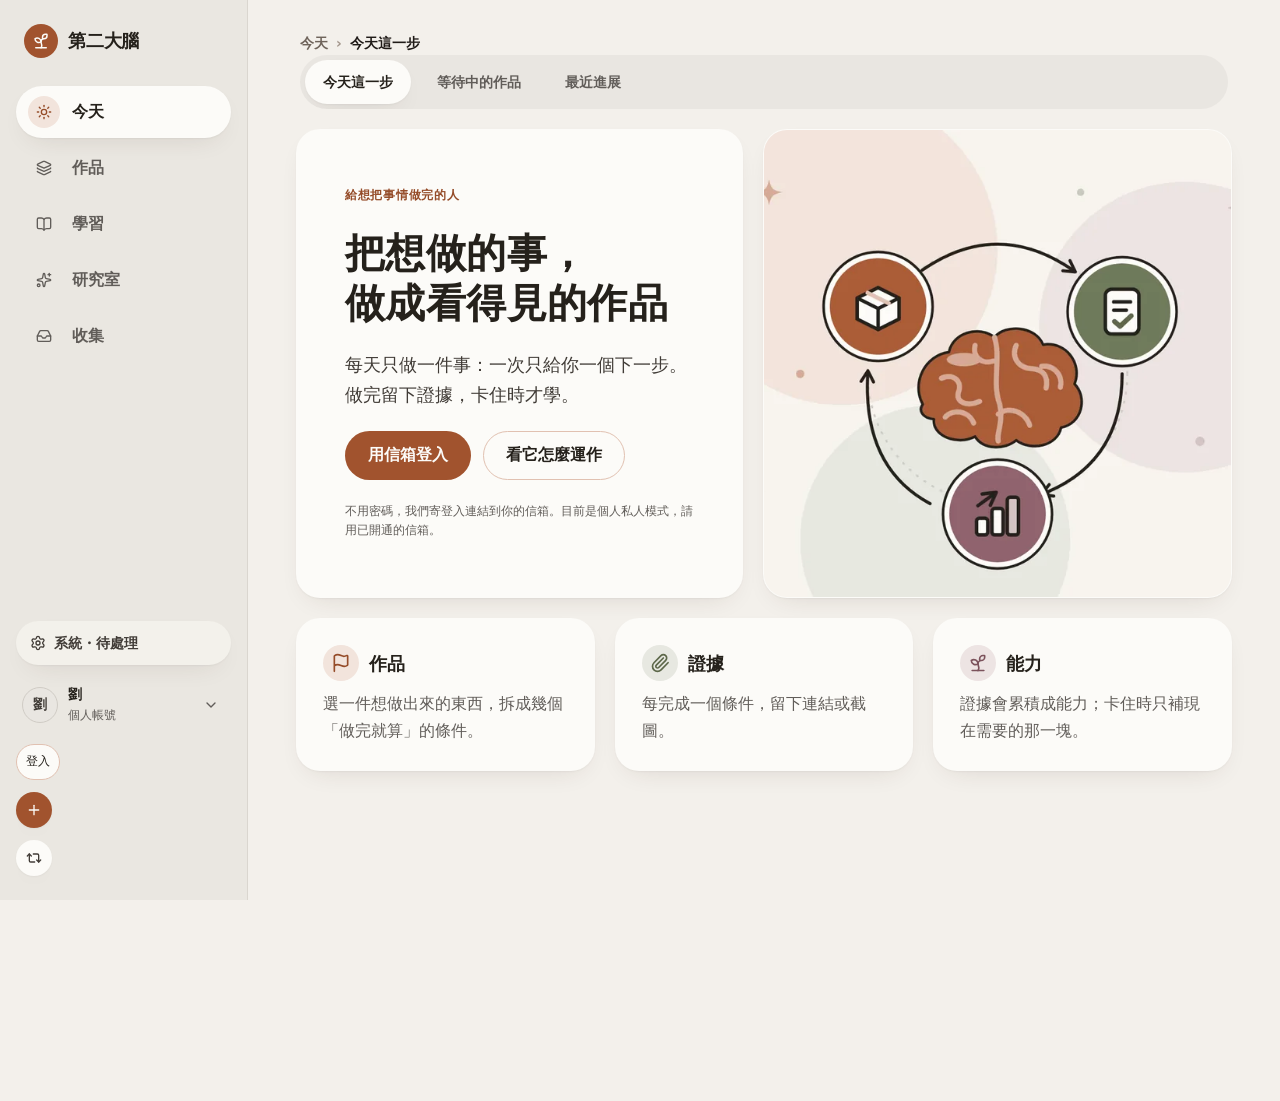
<file: index.html>
<!doctype html>
<html lang="zh-Hant">
<head>
  <meta charset="utf-8" />
  <meta name="viewport" content="width=device-width,initial-scale=1" />
  <meta name="theme-color" content="#f3f0eb" />
  <title>第二大腦</title>
  <link rel="stylesheet" href="styles.css?v=w1b-20261011" />
  <link rel="stylesheet" href="capmap.css?v=w1b-20261011" />
  <link rel="stylesheet" href="myjobs.css?v=w1b-20261011" />
  <link rel="stylesheet" href="project-kickoff.css?v=artifact-team-kickoff-v1-20261007" />
  <link rel="stylesheet" href="project-milestones.css?v=20261010" />
  <link rel="stylesheet" href="w1b-proto.css?v=w1b2-20261010" />
  <link rel="stylesheet" href="w1b-proto2.css?v=w1b3-20261011" />
  <link rel="stylesheet" href="theme-w1b.css?v=rm2-20261027" />
</head>
<body>
  <div class="app-shell">
    <aside class="sidebar" aria-label="主要導覽">
      <div class="brand">
        <div class="brand-mark"><svg class="i i-sm" aria-hidden="true"><use href="assets/w1b/icons.svg#sprout"/></svg></div>
        <div>
          <div class="brand-title">第二大腦</div>
          <div class="brand-subtitle">個人成長作業系統</div>
        </div>
      </div>

      <nav class="nav" id="nav" aria-label="主導覽">
        <button class="nav-item active" data-page="today"><span><svg class="i i-sm" aria-hidden="true"><use href="assets/w1b/icons.svg#sun"/></svg></span><b>今天</b></button>
        <button class="nav-item" data-page="works"><span><svg class="i i-sm" aria-hidden="true"><use href="assets/w1b/icons.svg#layers-3"/></svg></span><b>作品</b></button>
        <button class="nav-item" data-page="learn"><span><svg class="i i-sm" aria-hidden="true"><use href="assets/w1b/icons.svg#book-open"/></svg></span><b>學習</b></button>
        <button class="nav-item" data-page="lab"><span><svg class="i i-sm" aria-hidden="true"><use href="assets/w1b/icons.svg#sparkles"/></svg></span><b>研究室</b></button>
        <button class="nav-item" data-page="collect"><span><svg class="i i-sm" aria-hidden="true"><use href="assets/w1b/icons.svg#inbox"/></svg></span><b>收集</b></button>
      </nav>

      <div class="side-sec" id="sideWorks" aria-label="我的作品"></div>

      <div class="nav-tools" aria-label="快速工具">
        <button class="nav-tool nav-capture" id="captureBtn" aria-label="丟進第二大腦"><svg class="i i-sm" aria-hidden="true"><use href="assets/w1b/icons.svg#plus"/></svg></button>
        <button class="nav-tool" id="refreshBtn" aria-label="重新整理"><svg class="i i-sm" aria-hidden="true"><use href="assets/w1b/icons.svg#repeat-2"/></svg></button>
        <button class="nav-tool gear-btn sys-row" id="gearBtn" aria-label="系統"><svg class="i i-sm" aria-hidden="true"><use href="assets/w1b/icons.svg#settings"/></svg><span class="sys-t">系統<span class="sys-t2">・待處理</span></span><span class="gear-badge" id="gearBadge" hidden></span></button>
        <details class="me-menu" id="meMenu"><summary class="me" aria-label="帳號選單"><span class="avatar" aria-hidden="true">劉</span><span class="me-t"><b>劉</b><small>個人帳號</small></span><span class="av-badge" id="avBadge" hidden></span><svg class="i i-sm chev" aria-hidden="true"><use href="assets/w1b/icons.svg#chevron-up"/></svg></summary>
          <div class="gear-menu menu" id="gearMenu" role="menu" aria-label="帳號選單"></div></details>
      </div>
    </aside>

    <main class="main">
      <header class="topbar" aria-hidden="true">
        <h1 id="pageTitle">今天</h1>
      </header>

      <div class="nav5-shell" id="pageShell"></div>
      <section class="view active" id="view-home"></section>
      <section class="view" id="view-projects"></section>
      <section class="view" id="view-capabilities"></section>
      <section class="view" id="view-research"></section>
      <section class="view" id="view-ceo"></section>
      <section class="view" id="view-history"></section>

      <!-- Transitional support views: reachable from context actions, not top-level navigation. -->
      <section class="view" id="view-inbox"></section>
      <section class="view" id="view-learn"></section>
      <section class="view" id="view-synapse"></section>
    </main>
  </div>

  <script src="data.js"></script>
  <script src="config.js"></script>
  <script src="auth.js?v=login-link-help-20261006"></script>
  <script src="adapter.js?v=rm1-20261025"></script>
  <script src="event-lab.js?v=myjobs-20261010"></script>
  <script src="image-assets.js?v=image-flow-v1"></script>
  <script src="capmap.js?v=capmap-ab2-20261010"></script>
  <script src="myjobs.js?v=myjobs-20261010"></script>
  <script src="w1b-pages.js?v=rm2-20261027"></script>
  <script src="app.js?v=rm2-20261027"></script>
  <script src="project-kickoff.js?v=project-persistence-20261010"></script>
  <script src="project-milestones.js?v=project-persistence-20261010"></script>
  <script src="inbox.js?v=nav5-20261010"></script>
</body>
</html>
</file>
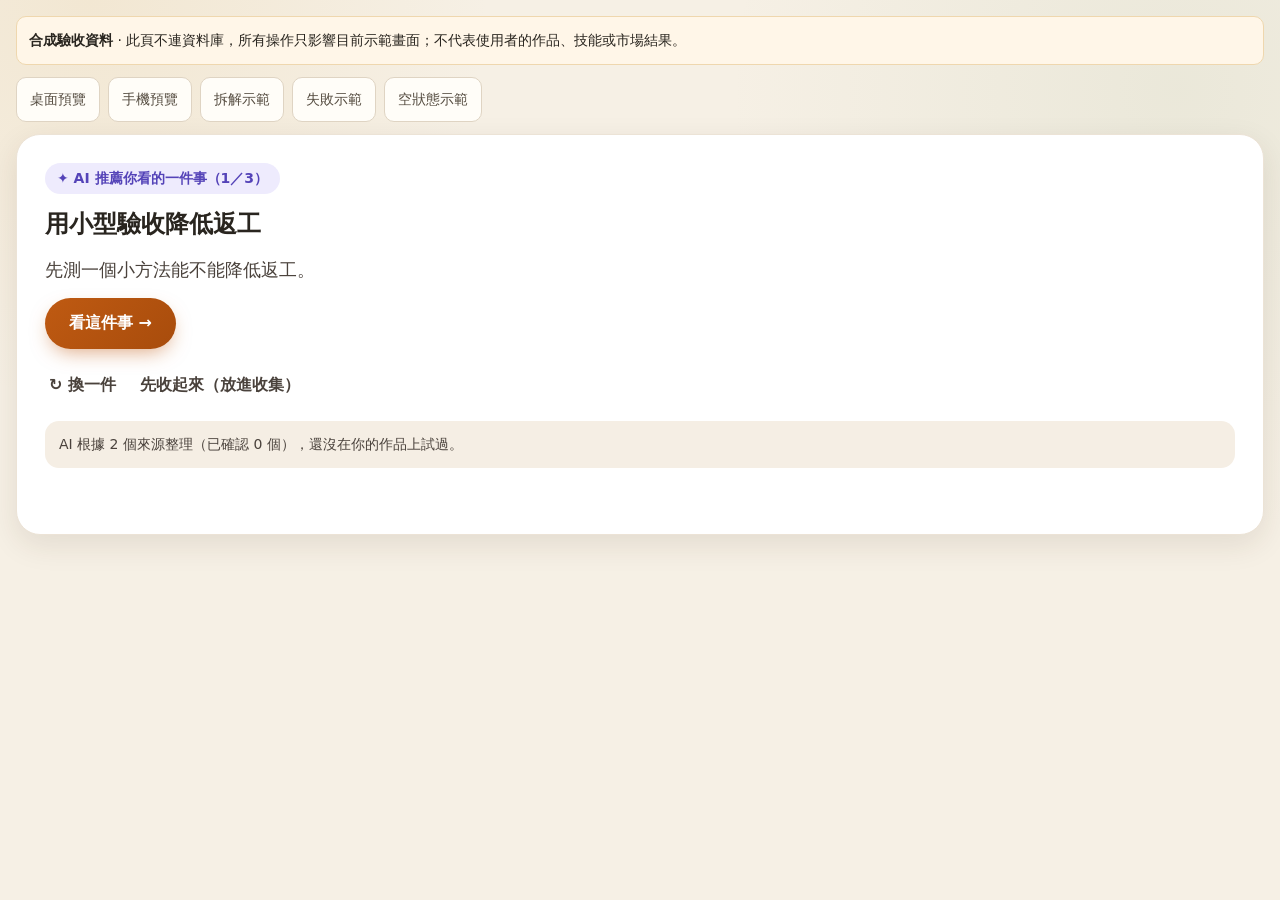
<file: validation/event-lab-preview.html>
<!doctype html>
<html lang="zh-Hant"><head><meta charset="utf-8"><meta name="viewport" content="width=device-width,initial-scale=1"><title>事件漏斗合成驗收</title><link rel="stylesheet" href="../styles.css?v=event-lab-v1-20261006b"><style>
body{padding:16px}.preview-note{padding:12px;background:#fff6e8;border:1px solid #efd7ae;border-radius:10px;margin-bottom:12px}.preview-actions{display:flex;gap:8px;flex-wrap:wrap;margin:12px 0}.preview-frame{width:390px;height:860px;border:1px solid #d9e1e8;display:none;background:white;max-width:100%}.mobile-preview .preview-frame{display:block}.mobile-preview #previewMain{display:none}
</style></head><body>
<div class="preview-note"><b>合成驗收資料</b> · 此頁不連資料庫，所有操作只影響目前示範畫面；不代表使用者的作品、技能或市場結果。</div>
<div class="preview-actions" id="previewControls"><button class="ghost-btn" id="previewDesktop">桌面預覽</button><button class="ghost-btn" id="previewMobile">手機預覽</button><button class="ghost-btn" id="previewFunnel">拆解示範</button><button class="ghost-btn" id="previewFailure">失敗示範</button><button class="ghost-btn" id="previewEmpty">空狀態示範</button></div>
<iframe class="preview-frame" id="phoneFrame" title="手機合成驗收"></iframe><main id="previewMain"><section id="previewResearch" class="view active"></section></main>
<script>
const copy=x=>JSON.parse(JSON.stringify(x));
const fixtureItem=(id,title,category)=>({id,title,topic_key:id,category,state:'active',evidence_status:'hypothesis',why_now:'先測一個小方法能不能降低返工。',question:'是否能用一次可重現測試改善結果？',finding:'目前只有研究假設，尚未證明改善。',sources:[{url:'https://supabase.com/docs',title:'參考來源，仍須查核'},{url:'javascript:alert(1)',title:'這個危險連結不應顯示'}],unknowns:['實際改善幅度'],required_evidence:['同條件前後比較'],next_step:'選一個範例，記錄一次前後比較。',stop_condition:'兩輪没有新資訊就停止。'});
let state={items:[fixtureItem('fixture-a','用小型驗收降低返工','growthbrain'),fixtureItem('fixture-b','找到可查核的來源','ai'),fixtureItem('fixture-c','測試一個內容分發假設','distribution')],jobs:[],trials:[],context:{employees:[{skill_key:'evaluation',role_name:'驗收員'}],tools:[{key:'web-search',name:'網頁搜尋',availability:'available',status:'active'}],capability_cells:['搜尋與證據'],work_packages:[{key:'fixture-package',title:'示範系統工作包'}]},worker_health:{status:'online'}};
let failing=false;
window.GROWTH_BRAIN_ADAPTER={liveStatus:'live',async getEventLab(){return copy(state);},async actEventLab(action,p={}){
  if(action==='decompose'){
    const existing=state.jobs.find(j=>j.request_id===p.request_id);if(existing)return {job_id:existing.id,snapshot:copy(state)};
    const j={id:'fixture-job-'+state.jobs.length,task_type:'event_funnel_v1',target_kind:p.target_kind,target_id:p.target_id,goal:p.goal,status:failing?'failed':'completed',request_id:p.request_id,output:{goal:p.goal,boundaries:['只驗收這一步，不改正式真相'],key_hub:'先確認可重現證據',dependencies:['現有能力與執行器'],unknowns:['真實執行結果'],failure_points:['把 AI 建議當成證據'],required_evidence:['一次可重現操作紀錄'],minimum_artifact:'一個小型驗收結果',bottleneck:'還缺一次相同條件測試',primary_route:{kind:'research',key:'',reason:'先在研究沙盒測試'},next_step:'保存測試條件，再跑一次比較。',topic_key:'fixture-funnel',sources:[]}};state.jobs.unshift(j);return {job_id:j.id,snapshot:copy(state)};
  }
  if(action==='keep'||action==='ignore'){state.items=state.items.map(x=>x.id===p.item_id?{...x,state:action==='keep'?'saved':'ignored'}:x);}
  if(action==='trial'){const x=state.items.find(x=>x.id===p.item_id);x.state='trial';x.trial_id='fixture-trial-'+x.id;state.trials.push({id:x.trial_id,status:'planned',decision:'pending'});}
  if(action==='send_research'&&!state.items.some(x=>x.id==='fixture-funnel')){state.items.push({...fixtureItem('fixture-funnel','事件拆解產生的研究候選','other'),state:'saved'});}
  if(action==='retry'){const j=state.jobs.find(j=>j.id===p.job_id);j.status='completed';}
  if(action==='explore')return {created:false,snapshot:copy(state)};
  return {snapshot:copy(state)};
}};
</script><script src="../event-lab.js?v=event-lab-v1-20261006b"></script><script>
const root=document.querySelector('#previewResearch');
GROWTH_BRAIN_LAB.renderResearch(root);
document.querySelector('#previewFunnel').onclick=()=>GROWTH_BRAIN_LAB.openFunnel({kind:'user_event',goal:'驗收一個新的研究方法'});
document.querySelector('#previewFailure').onclick=()=>{failing=true;GROWTH_BRAIN_LAB.openFunnel({kind:'user_event',goal:'驗收失敗後重試'});};
document.querySelector('#previewEmpty').onclick=()=>{state.items=[];GROWTH_BRAIN_LAB.renderResearch(root);};
document.querySelector('#previewMobile').onclick=()=>{document.body.classList.add('mobile-preview');document.querySelector('#phoneFrame').src='event-lab-preview.html?frame=1';};
document.querySelector('#previewDesktop').onclick=()=>document.body.classList.remove('mobile-preview');
document.addEventListener('growth-lab:navigate',()=>GROWTH_BRAIN_LAB.renderResearch(root));
if(new URLSearchParams(location.search).has('frame')){document.querySelector('#previewControls').remove();document.querySelector('#phoneFrame').remove();}
</script></body></html>
</file>
<file: styles.css>
:root{
  --bg:#eef2f6;
  --paper:#ffffff;
  --paper2:#f8fafc;
  --ink:#182433;
  --muted:#667486;
  --muted2:#8a96a5;
  --line:#d9e1e8;
  --accent:#2f62d0;
  --accent-soft:#edf3ff;
  --green:#2f7d64;
  --green-soft:#edf7f3;
  --warn:#a86a13;
  --warn-soft:#fff6e8;
  --danger:#b04444;
  --danger-soft:#fff0f0;
  --r:14px;
  --shadow:0 10px 28px rgba(32,48,68,.08)
}
*{box-sizing:border-box}
html{background:var(--bg);color-scheme:light}
body{
  margin:0;background:var(--bg);color:var(--ink);
  font:14px/1.65 "PingFang TC","Noto Sans TC","Microsoft JhengHei",system-ui,sans-serif
}
button,input,textarea,select{font:inherit}
button:focus-visible,input:focus-visible,textarea:focus-visible,summary:focus-visible{
  outline:3px solid rgba(47,98,208,.22);outline-offset:2px
}
a{color:var(--accent);text-decoration:none}
a:hover{text-decoration:underline}
.app-shell{min-height:100vh;display:grid;grid-template-columns:220px minmax(0,1fr)}
.sidebar{
  position:sticky;top:0;height:100vh;padding:26px 16px;border-right:1px solid var(--line);
  background:#e7edf3
}
.brand{display:flex;align-items:center;gap:12px;padding:0 8px 25px}
.brand-mark{
  width:38px;height:38px;display:grid;place-items:center;border-radius:11px;
  background:var(--ink);color:white;font-weight:900
}
.brand-title{font-weight:900;font-size:15px}
.brand-subtitle{color:var(--muted);font-size:12px}
.nav{display:grid;gap:4px}
.nav-item{
  border:0;background:transparent;color:var(--muted);display:flex;align-items:center;gap:11px;
  padding:11px 12px;border-radius:10px;cursor:pointer;text-align:left
}
.nav-item:hover{background:rgba(255,255,255,.55);color:var(--ink)}
.nav-item.active{background:var(--paper);color:var(--ink);box-shadow:0 1px 0 rgba(0,0,0,.03)}
.nav-item.active span{color:var(--accent)}
.side-note{
  position:absolute;left:16px;right:16px;bottom:22px;padding:13px;border-top:1px solid var(--line)
}
.side-note-title{font-size:12px;font-weight:800}
.status-row{display:flex;gap:8px;align-items:center;margin-top:8px;font-size:12px}
.dot{width:7px;height:7px;border-radius:50%;background:var(--warn)}
.side-note p,.muted{color:var(--muted);font-size:12px}
.main{padding:30px 38px 80px;min-width:0;max-width:1320px;width:100%;margin:0 auto}
.topbar{display:flex;justify-content:space-between;align-items:flex-start;gap:20px;margin-bottom:26px}
.eyebrow{font-size:12px;color:var(--muted);font-weight:700}
.topbar h1{
  font-family:"Songti TC","Noto Serif TC","Iowan Old Style",serif;
  font-size:30px;line-height:1.22;margin:4px 0 0;letter-spacing:-.02em
}
.top-actions,.auth-box{display:flex;align-items:center;gap:8px}
.avatar{
  width:36px;height:36px;border-radius:50%;display:grid;place-items:center;
  border:1px solid var(--line);background:var(--paper);font-weight:800
}
.view{display:none}.view.active{display:block}
.system-strip{
  display:grid;grid-template-columns:1fr auto;align-items:center;gap:20px;padding:10px 0 14px;
  margin-bottom:22px;border-bottom:1px solid var(--line)
}
.system-strip>div{display:flex;align-items:center;gap:9px}
.system-strip p{margin:0;color:var(--muted);font-size:12px}
.system-kicker,.kicker{font-size:12px;font-weight:800;color:var(--accent)}
.hero-grid{display:grid;grid-template-columns:minmax(0,1.35fr) minmax(280px,.65fr);gap:16px}
.hero-card,.direction-card,.surface,.lesson-detail,.graph{
  border:1px solid var(--line);background:var(--paper);border-radius:var(--r)
}
.hero-card,.direction-card,.surface,.lesson-detail{padding:22px}
.hero-card{border-left:4px solid var(--accent);box-shadow:var(--shadow)}
.direction-card{background:var(--paper2)}
.hero-card h2,.surface h2,.lesson-detail h2{
  font-family:"Songti TC","Noto Serif TC","Iowan Old Style",serif;letter-spacing:-.015em
}
.hero-card h2{font-size:30px;line-height:1.25;margin:12px 0}
.direction-card h3{font-size:21px;margin:12px 0}
.hero-card p,.direction-card p,.surface p{color:var(--muted);margin:7px 0;max-width:76ch}
.evidence-box{
  display:grid;gap:5px;margin:18px 0;padding:13px 15px;background:var(--paper2);
  border-left:3px solid var(--line);border-radius:8px
}
.evidence-box span{color:var(--muted)}
.row-between{display:flex;align-items:flex-start;justify-content:space-between;gap:12px}
.primary-btn,.ghost-btn{border-radius:10px;padding:10px 13px;cursor:pointer;transition:transform .12s ease,background .12s ease}
.primary-btn{border:1px solid var(--accent);background:var(--accent);color:white;font-weight:800}
.primary-btn:hover{transform:translateY(-1px)}
.primary-btn:disabled{opacity:.5;cursor:not-allowed;transform:none}
.ghost-btn{background:var(--paper);color:var(--ink);border:1px solid var(--line)}
.ghost-btn:hover{background:var(--paper2)}
.ghost-btn.small{padding:7px 9px;font-size:12px}
.metrics{
  display:grid;grid-template-columns:repeat(3,1fr);margin:24px 0 30px;background:var(--paper);
  border:1px solid var(--line);border-radius:12px
}
.metrics>div{padding:17px 18px;display:flex;align-items:baseline;gap:8px}
.metrics>div+div{border-left:1px solid var(--line)}
.metrics strong{font-size:25px;font-family:"Songti TC","Noto Serif TC",serif}
.metrics span{color:var(--muted);font-size:12px}
.metrics.compact{margin:8px 0 0;border:0}
.metrics.compact>div{padding:10px}
.section-head{display:flex;align-items:end;justify-content:space-between;gap:16px;margin:32px 0 12px}
.section-head h2{margin:0;font-size:19px}
.section-head p{margin:4px 0 0;color:var(--muted);font-size:12px;max-width:72ch}
.pill{
  display:inline-flex;align-items:center;padding:5px 8px;border-radius:999px;border:1px solid var(--line);
  font-size:12px;color:var(--muted);background:var(--paper2)
}
.pill.success{color:var(--green);border-color:#c7e4d8;background:var(--green-soft)}
.pill.warn{color:var(--warn);border-color:#efd7ae;background:var(--warn-soft)}
.pill.danger{color:var(--danger);border-color:#efcaca;background:var(--danger-soft)}
.highlight-grid{display:grid;grid-template-columns:repeat(4,1fr);gap:9px}
.highlight{padding:14px;border-top:2px solid var(--line);background:transparent;display:grid;gap:5px}
.highlight span{font-size:12px;color:var(--muted)}
.provenance{padding:10px 0;margin-bottom:14px;color:var(--muted);font-size:12px;border-bottom:1px solid var(--line)}
.lesson-layout{display:grid;grid-template-columns:300px minmax(0,1fr);gap:16px}
.lesson-list{display:grid;gap:7px;align-content:start}
.lesson-item{
  display:grid;gap:6px;text-align:left;padding:14px;border:1px solid var(--line);border-radius:11px;
  background:var(--paper);color:var(--ink);cursor:pointer
}
.lesson-item.active{border-color:#a9bde9;background:var(--accent-soft)}
.lesson-item span,.lesson-item small{font-size:12px;color:var(--muted)}
.lesson-detail h2{font-size:26px;margin:10px 0}
.teach{font-size:15px;line-height:1.8}
.flow{display:flex;align-items:center;flex-wrap:wrap;gap:7px;margin:18px 0}
.flow span{padding:8px 10px;border:1px solid var(--line);border-radius:9px;background:var(--paper2)}
.flow i{color:var(--muted2);font-style:normal}
.answer{margin-top:22px;padding-top:18px;border-top:1px solid var(--line)}
textarea,input,select{
  width:100%;background:var(--paper);border:1px solid var(--line);border-radius:10px;
  color:var(--ink);padding:11px;outline:none
}
textarea{min-height:105px;resize:vertical;margin:8px 0}
input:focus,textarea:focus,select:focus{border-color:#9ab3e8;box-shadow:0 0 0 3px rgba(47,98,208,.08)}
.graph{
  min-height:500px;position:relative;overflow:hidden;margin-top:16px;
  background:linear-gradient(#f6f9fc 1px,transparent 1px),linear-gradient(90deg,#f6f9fc 1px,transparent 1px),var(--paper);
  background-size:28px 28px
}
.node{
  position:absolute;transform:translate(-50%,-50%);border:1px solid var(--line);border-radius:10px;
  padding:9px 11px;background:var(--paper);color:var(--ink);box-shadow:0 4px 12px rgba(32,48,68,.06)
}
.node.center{color:var(--accent);border-color:#b9c9eb;background:var(--accent-soft)}.node.artifact{color:var(--green);border-color:#b9d8cb;background:var(--green-soft);font-weight:800;max-width:190px}
.edge{position:absolute;height:1px;background:#aeb9c6;transform-origin:left center}
.stack{display:grid;gap:10px}
.project-form{display:grid;gap:14px}
.project-form label{display:grid;gap:7px}
.project-actions{display:flex;gap:8px;align-items:center;flex-wrap:wrap}
.empty{padding:18px;border:1px dashed #bfc9d4;border-radius:11px;color:var(--muted);background:rgba(255,255,255,.4)}
details>summary{cursor:pointer;color:var(--ink)}
.modal-backdrop{
  position:fixed;inset:0;display:none;place-items:center;background:rgba(20,31,44,.52);
  backdrop-filter:blur(6px);z-index:50;padding:18px
}
.modal-backdrop.show{display:grid}
.modal-card{width:min(460px,100%);position:relative;padding:24px;background:var(--paper);border:1px solid var(--line);border-radius:18px;box-shadow:var(--shadow)}
.modal-close{position:absolute;right:11px;top:8px;border:0;background:none;color:var(--muted);font-size:25px;cursor:pointer}
.modal-card input{margin:14px 0 10px}
.modal-card h2{margin:8px 0}
.modal-card p{color:var(--muted)}
@media(prefers-reduced-motion:reduce){*{scroll-behavior:auto!important;transition:none!important}}
.funnel-modal{width:min(740px,100%);max-height:88vh;overflow:auto;padding:28px}
.funnel-modal input{margin:0}
.funnel-modal .project-form{gap:10px}
.funnel-modal textarea{min-height:70px;margin:0}
.funnel-result{border-top:1px solid var(--line);margin-top:22px;padding-top:18px}
.funnel-result h3{margin:0;font-size:20px}
.lab-summary{display:grid;gap:12px;margin:18px 0}
.lab-summary>div{display:grid;grid-template-columns:76px minmax(0,1fr);gap:10px}
.lab-summary dt{color:var(--muted);font-weight:700}
.lab-summary dd{margin:0;overflow-wrap:anywhere}
.lab-summary small{display:block;font-size:12px;color:var(--muted)}
.lab-detail{margin:14px 0}
.lab-toolbar{display:flex;justify-content:space-between;gap:12px;flex-wrap:wrap;margin:18px 0}
.lab-filters{display:flex;gap:6px;flex-wrap:wrap}
.lab-filters .selected{background:var(--accent-soft);border-color:var(--accent);color:var(--accent)}
.exploration-grid{display:grid;grid-template-columns:repeat(3,minmax(0,1fr));gap:14px;align-items:start}
.exploration-grid>.empty{grid-column:1/-1}
.exploration-card{padding:18px;overflow-wrap:anywhere}
.exploration-card h3{font-size:18px;line-height:1.4;margin:12px 0}
.exploration-card p{font-size:13px}
.exploration-card .evidence-box{margin:14px 0}
.exploration-card .project-actions{margin:16px 0 8px}
.exploration-card details{margin-top:12px}
.lab-sources{padding-left:20px}
.lab-sources small{display:block;color:var(--muted);font-size:12px}
.lab-job{display:flex;gap:10px;align-items:center;flex-wrap:wrap;padding:12px 15px;margin:12px 0;background:var(--accent-soft);border-radius:10px}
.lab-job span{color:var(--muted);font-size:12px}
.lab-message{color:var(--danger);font-size:12px;min-height:1em;margin:6px 0}
.lab-policy{margin-top:20px}
.lab-mobile-detail{display:none}
@media(max-width:1150px){.exploration-grid{grid-template-columns:1fr}.exploration-card details{max-width:70ch}}
@media(max-width:640px){.funnel-modal{padding:22px 16px;max-height:86dvh}.lab-toolbar{display:grid}.lab-toolbar .project-actions{justify-content:flex-start}.lab-summary>div{grid-template-columns:1fr;gap:2px}.funnel-result .row-between{flex-wrap:wrap}.exploration-card>p,.exploration-card>.evidence-box,.exploration-card>.project-actions,.exploration-card>small{display:none}.lab-mobile-detail{display:block}.lab-mobile-detail.project-actions{display:flex}}
@media(max-width:980px){
  .app-shell{grid-template-columns:78px 1fr}
  .brand>div:not(.brand-mark),.nav-item b,.side-note{display:none}
  .brand{justify-content:center}.nav-item{justify-content:center}
  .main{padding:24px 20px 74px}
  .hero-grid,.lesson-layout{grid-template-columns:1fr}
  .highlight-grid{grid-template-columns:repeat(2,1fr)}
}
@media(max-width:640px){
  .app-shell{display:block}
  .sidebar{
    position:fixed;z-index:30;bottom:0;top:auto;height:68px;width:100%;padding:7px 6px;
    border-top:1px solid var(--line);border-right:0;background:rgba(239,243,247,.96);backdrop-filter:blur(14px)
  }
  .brand{display:none}.nav{grid-template-columns:repeat(6,1fr);gap:2px}
  .nav-item{display:grid;place-items:center;padding:5px 2px;gap:1px}
  .nav-item b{display:block;font-size:12px;white-space:nowrap}
  .main{padding:18px 13px 90px}
  .topbar{margin-bottom:18px}.topbar h1{font-size:23px}
  .avatar,#refreshBtn{display:none}
  .hero-card h2{font-size:25px}
  .metrics{grid-template-columns:1fr}
  .metrics>div+div{border-left:0;border-top:1px solid var(--line)}
  .highlight-grid{grid-template-columns:1fr}
  .system-strip{grid-template-columns:1fr}.system-strip p{display:none}
  .project-actions>*{flex:1 1 100%}
  .graph{min-height:420px}
  .row-between{align-items:flex-start}
}
.subtabs{
  position:sticky;top:0;z-index:8;display:flex;gap:6px;overflow-x:auto;padding:7px;
  margin:0 0 18px;background:rgba(239,243,247,.94);backdrop-filter:blur(12px);
  border:1px solid var(--line);border-radius:12px
}
.subtab{
  flex:0 0 auto;border:0;background:transparent;color:var(--muted);padding:9px 12px;
  border-radius:9px;cursor:pointer;font-weight:700;white-space:nowrap
}
.subtab:hover{background:var(--paper);color:var(--ink)}
.subtab.active{background:var(--paper);color:var(--accent);box-shadow:0 1px 4px rgba(32,48,68,.08)}
.tab-pane{min-height:260px}
.capability-grid{display:grid;grid-template-columns:repeat(2,minmax(0,1fr));gap:10px;margin-bottom:12px}
.global-capture{white-space:nowrap}
@media(max-width:640px){
  .capability-grid{grid-template-columns:1fr}
  .top-actions{gap:5px}.global-capture{padding:8px 10px;font-size:12px}
  .subtabs{top:0;margin-left:-4px;margin-right:-4px}
}


/* IA journey visual layer v1 */
:root{
  --journey-line:#c8d2df;
  --journey-soft:#eef4ff;
  --journey-ink:#20324a;
  --role-soft:#f7f3ea;
}
.main{max-width:1180px}
.topbar{padding-bottom:14px;border-bottom:1px solid var(--line)}
.nav-item span{
  width:24px;height:24px;display:grid;place-items:center;border-radius:8px;
  background:rgba(255,255,255,.42);font-size:12px
}
.nav-item.active span{background:var(--accent-soft)}

.subtabs{
  top:10px;padding:0 0 8px;margin:0 0 24px;border:0;border-bottom:1px solid var(--line);
  border-radius:0;background:rgba(239,243,247,.92);box-shadow:none
}
.subtab{padding:9px 13px;border-radius:999px}
.subtab.active{background:var(--ink);color:#fff;box-shadow:none}

.page-intro{max-width:820px;margin:0 0 24px}
.page-intro h2{
  margin:6px 0 8px;font-family:"Songti TC","Noto Serif TC","Iowan Old Style",serif;
  font-size:29px;line-height:1.3;letter-spacing:-.018em
}
.page-intro p{margin:0;color:var(--muted);font-size:13px}

.hero-grid{grid-template-columns:minmax(0,1fr) 270px;gap:18px}
.hero-card{
  min-height:290px;padding:32px;border:1px solid #cbd9ef;border-left:0;
  background:
    radial-gradient(circle at 92% 12%,rgba(47,98,208,.12),transparent 28%),
    linear-gradient(135deg,#ffffff 0%,#f7faff 100%);
  box-shadow:0 14px 34px rgba(32,48,68,.08)
}
.hero-card h2{font-size:36px;max-width:18ch}
.direction-card{
  display:flex;flex-direction:column;justify-content:flex-end;
  border:0;background:transparent;padding:18px 6px
}
.direction-card:before{
  content:"方向";display:inline-flex;align-self:flex-start;margin-bottom:auto;
  padding:5px 9px;border:1px solid var(--line);border-radius:999px;
  color:var(--muted);font-size:12px;font-weight:800
}

.metrics{
  position:relative;gap:0;border:0;background:transparent;margin:26px 0 36px;
  grid-template-columns:repeat(3,1fr)
}
.metrics:before{
  content:"";position:absolute;left:9%;right:9%;top:27px;height:1px;background:var(--journey-line)
}
.metrics>div{
  position:relative;z-index:1;display:grid;justify-items:center;gap:2px;padding:0 12px;
  text-align:center;background:transparent
}
.metrics>div+div{border:0}
.metrics strong{
  min-width:54px;height:54px;padding:0 8px;display:grid;place-items:center;
  border:1px solid #bdc9d6;border-radius:50%;background:var(--paper);
  font-size:17px;box-shadow:0 5px 14px rgba(32,48,68,.06)
}
.metrics span{margin-top:6px}

.journey-path{
  position:relative;display:grid;gap:0;max-width:900px;margin:10px 0 28px;
  padding:8px 0
}
.journey-path:before{
  content:"";position:absolute;left:22px;top:26px;bottom:26px;width:2px;background:var(--journey-line)
}
.path-node{
  position:relative;display:grid;grid-template-columns:46px minmax(0,1fr);
  gap:16px;align-items:flex-start;padding:12px 0
}
.path-dot{
  position:relative;z-index:1;width:46px;height:46px;display:grid;place-items:center;
  border:2px solid #b8c4d1;border-radius:50%;background:var(--paper);
  color:var(--muted);font-weight:900
}
.path-node.done .path-dot{background:var(--green-soft);border-color:#9fcbb8;color:var(--green)}
.path-node.current .path-dot{
  width:54px;height:54px;margin-left:-4px;background:var(--accent);border-color:var(--accent);color:#fff;
  box-shadow:0 0 0 7px rgba(47,98,208,.10)
}
.path-copy{padding:5px 0 14px;max-width:760px}
.path-copy small{display:block;color:var(--muted);font-size:12px;margin-bottom:3px}
.path-copy b{display:block;font-size:15px}
.path-copy p{margin:5px 0 0;color:var(--muted);font-size:12px}
.path-node.future{opacity:.62}

.context-bar{
  display:flex;align-items:center;justify-content:space-between;gap:18px;
  padding:18px 20px;margin:18px 0 0;border-radius:14px;
  background:var(--journey-soft);border:1px solid #cedbf4
}
.context-bar div{display:grid;gap:3px}
.context-bar span{color:var(--muted);font-size:12px}

.completed-grid{display:grid;grid-template-columns:repeat(2,minmax(0,1fr));gap:12px}
.completed-item{
  display:grid;grid-template-columns:36px minmax(0,1fr);gap:12px;padding:18px 0;
  border-top:1px solid var(--line);background:transparent
}
.completed-mark{
  width:30px;height:30px;display:grid;place-items:center;border-radius:50%;
  background:var(--green-soft);color:var(--green);font-weight:900
}
.completed-item p{margin:4px 0;color:var(--muted)}
.completed-item small{color:var(--muted)}

.capability-grid{grid-template-columns:repeat(4,minmax(0,1fr));gap:14px}
.capability-grid .surface{
  min-height:150px;position:relative;padding:20px;border:0;border-top:2px solid #c5cfda;
  border-radius:0;background:transparent
}
.capability-grid .surface:before{
  content:"";width:13px;height:13px;display:block;margin-bottom:22px;border-radius:50%;
  background:var(--paper);border:3px solid #9fb1c6;box-shadow:0 0 0 6px rgba(159,177,198,.12)
}
.capability-grid .surface b{font-size:15px}
.capability-grid .surface p{font-size:12px;line-height:1.6}


.team-studio{display:grid;grid-template-columns:minmax(0,1.7fr) minmax(260px,.8fr);gap:28px;align-items:start;max-width:1100px}
.studio-floor{position:relative;min-height:540px;padding:34px;border:1px solid #e7dfcf;border-radius:28px;background:linear-gradient(145deg,#fffdf8,#f7f1e5);box-shadow:0 18px 45px rgba(80,65,42,.08);overflow:hidden}
.studio-scene{height:112px;position:relative;margin:-6px -4px 18px;border-bottom:1px solid #eadfca}
.studio-window{position:absolute;left:8px;top:4px;width:120px;height:74px;border:8px solid #f2e7d3;border-radius:18px;background:linear-gradient(#dfeaf2,#f7fbff)}
.studio-plant{position:absolute;right:30px;bottom:6px;font-size:58px;transform:rotate(-12deg);color:#7d9a70}
.studio-desk{position:absolute;left:46%;bottom:9px;padding:10px 22px;border-radius:12px 12px 4px 4px;background:#d9bd8c;color:#6d5736;font-size:12px;font-weight:800}
.studio-people{display:grid;grid-template-columns:repeat(2,minmax(0,1fr));gap:14px}
.studio-person{appearance:none;width:100%;display:grid;grid-template-columns:58px minmax(0,1fr) auto;gap:13px;align-items:center;text-align:left;padding:17px;border:1px solid transparent;border-radius:20px;background:rgba(255,255,255,.66);color:inherit;cursor:pointer;transition:.2s ease;box-shadow:0 7px 22px rgba(80,65,42,.04)}
.studio-person:hover,.studio-person:focus-visible,.studio-person.is-focus{transform:translateY(-2px);border-color:#d4b97f;background:#fff;box-shadow:0 14px 28px rgba(80,65,42,.11);outline:none}
.studio-person.is-related{border-color:#b8c9a8;background:#fbfff8}
.studio-person.is-dim{opacity:.34;filter:saturate(.5)}
.studio-avatar{width:54px;height:54px;display:grid;place-items:center;border-radius:18px;background:#efe1c4;border:1px solid #e1cfaa;color:#6c5634;font-size:22px;font-weight:900}
.studio-person-copy{display:grid;gap:3px;min-width:0}
.studio-person-copy small{font-size:12px;color:var(--muted);letter-spacing:.05em}
.studio-person-copy b{font-size:14px}
.studio-person-copy span{font-size:12px;color:var(--muted);line-height:1.45;display:-webkit-box;-webkit-line-clamp:2;-webkit-box-orient:vertical;overflow:hidden}
.studio-meta,.studio-tool-dot{font-size:12px;color:var(--muted);white-space:nowrap}
.studio-tool-dot{grid-column:2/4;justify-self:start;padding:4px 8px;border-radius:999px;background:#f2eee5}
.studio-panel{position:sticky;top:86px;min-height:280px;padding:24px;border-radius:24px;background:#fffdf8;border:1px solid #e7dfcf;box-shadow:0 14px 32px rgba(80,65,42,.07)}
.studio-panel h3{margin:8px 0 6px;font-size:23px}
.studio-panel p{color:var(--muted)}
.studio-rel{display:flex;flex-wrap:wrap;gap:7px;align-items:center;padding:12px 0;border-top:1px solid #eee6d9}
.studio-rel>b{width:100%;font-size:12px;color:#7b694d}
.relation-chip{display:inline-flex;align-items:center;padding:6px 9px;border:1px solid #ddd2bf;border-radius:999px;background:#fff;color:#5f5548;font:inherit;font-size:12px}
button.relation-chip{cursor:pointer}
@media(max-width:900px){.team-studio{grid-template-columns:1fr}.studio-panel{position:static}.studio-floor{min-height:0}}
@media(max-width:640px){.studio-floor{padding:18px;border-radius:20px}.studio-scene{height:86px}.studio-people{grid-template-columns:1fr}.studio-person{grid-template-columns:50px minmax(0,1fr)}.studio-meta{grid-column:2;justify-self:start}.studio-tool-dot{grid-column:2}}

.role-stage-list{display:grid;gap:10px;max-width:920px}
.role-stage{
  display:grid;grid-template-columns:48px minmax(0,1fr) auto;gap:15px;align-items:center;
  padding:16px 4px;border-bottom:1px solid var(--line)
}
.role-avatar{
  width:44px;height:44px;display:grid;place-items:center;border-radius:14px;
  background:var(--role-soft);border:1px solid #e3d7bd;color:#6b5736;font-weight:900;font-size:18px
}
.role-copy{display:grid;gap:2px}
.role-copy small{color:var(--muted);font-size:12px}
.role-copy b{font-size:15px}
.role-copy p{margin:2px 0;color:var(--muted);font-size:12px}
.role-state{
  white-space:nowrap;padding:6px 9px;border:1px solid var(--line);border-radius:999px;
  color:var(--muted);font-size:12px
}

.work-rail{margin-top:30px;max-width:920px;border-top:1px solid var(--line)}
.work-rail-head{display:flex;justify-content:space-between;align-items:center;padding:14px 0}
.work-rail-head span{color:var(--muted);font-size:12px}
.work-rail-item{
  display:grid;grid-template-columns:18px minmax(0,1fr) auto;gap:12px;align-items:start;
  padding:14px 0;border-top:1px dashed #d5dde6
}
.work-dot{
  width:10px;height:10px;margin-top:6px;border-radius:50%;border:2px solid #aebbc8;background:var(--paper)
}
.work-dot.current{background:var(--accent);border-color:var(--accent);box-shadow:0 0 0 5px rgba(47,98,208,.08)}
.work-rail-item p{margin:3px 0;color:var(--muted);font-size:12px}

.timeline{
  position:relative;max-width:860px;margin-top:18px;padding-left:34px
}
.timeline:before{
  content:"";position:absolute;left:9px;top:8px;bottom:8px;width:1px;background:var(--journey-line)
}
.timeline-item{position:relative;padding:0 0 24px}
.timeline-item:before{
  content:"";position:absolute;left:-30px;top:5px;width:11px;height:11px;border-radius:50%;
  background:var(--paper);border:3px solid #9fb1c6
}
.timeline-item time{display:block;color:var(--muted);font-size:12px;margin-bottom:4px}
.timeline-item p{margin:3px 0;color:var(--muted)}

@media(max-width:980px){
  .capability-grid{grid-template-columns:repeat(2,minmax(0,1fr))}
  .hero-grid{grid-template-columns:1fr}
  .direction-card{padding:12px 2px}
  .direction-card:before{margin-bottom:4px}
}
@media(max-width:640px){
  .topbar{align-items:center}
  .global-capture{position:fixed;right:14px;bottom:82px;z-index:25;box-shadow:0 10px 28px rgba(32,48,68,.20)}
  .subtabs{top:0;margin-left:-13px;margin-right:-13px;padding-left:13px;padding-right:13px}
  .hero-card{min-height:250px;padding:24px 20px}
  .hero-card h2{font-size:28px}
  .metrics:before{display:none}
  .metrics{grid-template-columns:repeat(3,1fr);gap:6px}
  .metrics>div{padding:0 2px}
  .metrics strong{min-width:42px;width:42px;height:42px;font-size:14px}
  .metrics span{font-size:12px;line-height:1.3}
  .capability-grid{grid-template-columns:repeat(2,minmax(0,1fr));gap:8px}
  .capability-grid .surface{min-height:132px;padding:14px}
  .capability-grid .surface p{display:-webkit-box;-webkit-line-clamp:3;-webkit-box-orient:vertical;overflow:hidden}
  .completed-grid{grid-template-columns:1fr}
  .role-stage{grid-template-columns:42px minmax(0,1fr)}
  .role-state{grid-column:2;justify-self:start}
  .work-rail-item{grid-template-columns:16px minmax(0,1fr)}
  .work-rail-item>.pill{grid-column:2;justify-self:start}
  .context-bar{align-items:stretch;flex-direction:column}
  .context-bar .primary-btn{width:100%}
}


.research-funnel{
  display:grid;grid-template-columns:1fr auto 1fr auto 1fr auto 1.2fr;
  gap:10px;align-items:center;margin:20px 0 16px;max-width:960px
}
.research-funnel>i{color:var(--muted2);font-style:normal;text-align:center}
.research-step{
  min-height:118px;display:grid;align-content:start;gap:5px;padding:16px 14px;
  border-top:2px solid #c2ccd7;background:transparent
}
.research-step>span{
  width:28px;height:28px;display:grid;place-items:center;border-radius:50%;
  border:1px solid #b7c3cf;color:var(--muted);background:var(--paper);font-size:12px;font-weight:900
}
.research-step>b{font-size:14px;margin-top:6px}
.research-step>small{color:var(--muted);line-height:1.45}
.research-empty{max-width:960px;margin-top:10px}

@media(max-width:760px){
  .research-funnel{grid-template-columns:1fr;gap:0}
  .research-funnel>i{transform:rotate(90deg);padding:2px 0}
  .research-step{min-height:0;padding:12px 8px;grid-template-columns:32px minmax(0,1fr);align-items:center}
  .research-step>b{margin:0}
  .research-step>small{grid-column:2}
}


.project-detail-back{display:flex;align-items:center;gap:12px;margin:0 0 18px;padding-bottom:12px;border-bottom:1px solid var(--line)}
.project-detail-back span{font-size:12px;color:var(--muted);font-weight:800}
.project-gateway-grid{display:grid;grid-template-columns:repeat(2,minmax(0,1fr));gap:22px;max-width:900px}
.project-gateway-card{appearance:none;display:flex;flex-direction:column;gap:18px;min-width:0;width:100%;padding:18px;text-align:left;font:inherit;color:inherit;background:#fffdf8;border:1px solid #e7dfcf;border-radius:16px;cursor:pointer;transition:border-color .2s ease,background-color .2s ease}
.project-gateway-card:hover{border-color:#a68c59;background:#fffaf0}
.project-gateway-card:focus-visible{outline:3px solid var(--accent);outline-offset:4px}
.project-cover{width:100%;aspect-ratio:16/9;flex:none;display:grid;place-items:center;border-radius:10px;background:#eee7d9;overflow:hidden;color:#8a7657}
.project-cover svg{width:64px;height:48px;fill:none;stroke:currentColor;stroke-width:2;stroke-linecap:round;stroke-linejoin:round}
.project-gateway-copy{display:grid;gap:6px;min-width:0;width:100%}
.project-family-row{display:flex;align-items:baseline;justify-content:space-between;gap:12px;min-width:0}
.project-name{font-size:18px;line-height:1.35;min-width:0;overflow-wrap:anywhere}
.project-goal-link{flex:none;font-size:12px;color:#7b6540;text-decoration:underline;text-underline-offset:3px}
.project-version-kicker{margin-top:10px;font-size:12px;color:#8a7b64;font-weight:700;letter-spacing:.04em}
.project-version-title{font-size:22px;line-height:1.25;color:#28231d}
.project-status{font-size:12px;font-weight:700;color:#5a6646;margin-top:1px}
.project-progress{font-size:13px;color:#655e52;font-variant-numeric:tabular-nums;margin-top:9px}
.project-enter{font-size:14px;font-weight:600;color:#715b36;margin-top:auto;padding-top:8px}
#view-projects .hero-card h2{font-size:clamp(24px,3vw,30px);max-width:32ch}
@media(max-width:920px){.project-gateway-grid{grid-template-columns:repeat(2,minmax(0,1fr))}}
@media(max-width:640px){.project-gateway-grid{grid-template-columns:1fr}.project-gateway-card{padding:16px;gap:16px}.project-family-row{align-items:flex-start}.project-name{font-size:18px}.project-version-title{font-size:20px}}

.capability-layout{display:grid;grid-template-columns:minmax(0,1.6fr) minmax(270px,.8fr);gap:28px;align-items:start;max-width:1100px}
.capability-map{display:grid;grid-template-columns:repeat(2,minmax(0,1fr));gap:16px}
.capability-cell{appearance:none;position:relative;display:grid;gap:7px;min-height:180px;padding:22px;text-align:left;color:inherit;background:#fffdf8;border:1px solid #e5dece;border-radius:24px;cursor:pointer;box-shadow:0 10px 30px rgba(75,64,45,.05);transition:.2s ease}
.capability-cell:hover,.capability-cell:focus-visible,.capability-cell.is-focus{transform:translateY(-3px);border-color:#aeba9d;background:#fcfff9;box-shadow:0 17px 36px rgba(75,64,45,.10);outline:none}
.capability-cell.is-dim{opacity:.38}
.capability-node{width:16px;height:16px;border-radius:50%;background:#f5f0e4;border:4px solid #9eb29a;box-shadow:0 0 0 8px rgba(158,178,154,.12);margin-bottom:12px}
.capability-cell small{font-size:12px;color:#7e725e;font-weight:800}
.capability-cell b{font-size:18px}
.capability-cell p{margin:0;color:var(--muted);font-size:12px;line-height:1.55}
.capability-detail{position:sticky;top:86px;min-height:300px;padding:24px;border:1px solid #e5dece;border-radius:24px;background:#fffdf8;box-shadow:0 14px 34px rgba(75,64,45,.07)}
.capability-detail h3{margin:8px 0 6px;font-size:23px}
.capability-detail>p{color:var(--muted)}
.cap-detail{display:grid;gap:6px;padding:12px 0;border-top:1px solid #eee7d8}
.cap-detail b{font-size:12px;color:#74664f}
.cap-detail span,.cap-detail li{font-size:12px;line-height:1.55;color:var(--muted)}
.cap-detail ol,.cap-detail ul{margin:2px 0 0;padding-left:19px}
.playbook-grid{display:grid;grid-template-columns:repeat(2,minmax(0,1fr));gap:16px;max-width:1050px}
.playbook-card summary{display:flex;justify-content:space-between;gap:14px;align-items:start}
.playbook-card summary span:first-child{display:grid;gap:4px}
.playbook-card summary small{font-size:12px;color:var(--muted)}
.personal-skill-list{display:grid;gap:0;max-width:980px}
.personal-skill-item{display:grid;grid-template-columns:minmax(0,1fr) auto;gap:18px;align-items:center;padding:17px 2px;border-bottom:1px solid var(--line)}
.personal-skill-item small{display:block;color:var(--muted);font-size:12px;margin-bottom:4px}
.personal-skill-item b{font-size:15px}
.personal-skill-item p{margin:4px 0 0;color:var(--muted);font-size:12px}
@media(max-width:900px){.capability-layout{grid-template-columns:1fr}.capability-detail{position:static}.playbook-grid{grid-template-columns:1fr}}
@media(max-width:640px){.capability-map{grid-template-columns:1fr}.capability-cell{min-height:150px;padding:18px}.personal-skill-item{grid-template-columns:1fr}.personal-skill-item>.pill{justify-self:start}}

.research-context{margin:14px 0 22px;padding:22px;border:1px solid #e5dece;border-radius:24px;background:#fffdf8;box-shadow:0 12px 30px rgba(75,64,45,.05)}
.research-context h3{margin:7px 0 4px;font-size:22px}
.research-context p{max-width:760px;color:var(--muted)}
.research-context-grid{display:grid;grid-template-columns:repeat(6,minmax(0,1fr));gap:8px;margin:18px 0}
.research-context-stat{display:grid;gap:3px;padding:12px;border-top:2px solid #aebd9f;background:#faf8f2}
.research-context-stat strong{font-size:20px}
.research-context-stat span{font-size:12px;color:var(--muted)}
.research-source-state{display:flex;gap:6px;flex-wrap:wrap;margin:8px 0 12px}
.source-check.verified{color:#496846}
.source-check.pending{color:#8a6a39}
.research-step-list{display:grid;gap:10px;margin:10px 0 16px}
.research-plan-step{display:grid;grid-template-columns:30px minmax(0,1fr);gap:10px;padding:12px;border:1px solid #e8e0d1;border-radius:14px;background:#fffdf8}
.research-plan-step>span{width:28px;height:28px;display:grid;place-items:center;border-radius:50%;background:#eef2e8;color:#596d53;font-size:12px;font-weight:900}
.research-plan-step b{font-size:12px}
.research-plan-step p{margin:4px 0 0;font-size:12px!important;color:var(--muted)}
.research-plan-step strong{color:#6d5f48}
.research-provenance{display:grid;gap:4px;margin:12px 0;padding:10px 0;border-top:1px solid #ece4d6}
.research-provenance b{font-size:12px;color:#74664f}
.research-provenance span{font-size:12px;color:var(--muted)}
@media(max-width:980px){.research-context-grid{grid-template-columns:repeat(3,minmax(0,1fr))}}
@media(max-width:640px){.research-context{padding:16px}.research-context-grid{grid-template-columns:repeat(2,minmax(0,1fr))}.research-plan-step{grid-template-columns:26px minmax(0,1fr)}}

.today-layout{display:grid;grid-template-columns:minmax(0,1.65fr) minmax(280px,.75fr);gap:28px;align-items:start;max-width:1080px}
.today-focus{min-height:420px;padding:38px;border-radius:30px;background:#fffdf8;border:1px solid #e8dfcf;box-shadow:0 18px 45px rgba(75,64,45,.07)}
.today-focus h2{max-width:780px;margin:12px 0 16px;font-size:clamp(30px,4vw,48px);line-height:1.15;letter-spacing:-.03em}
.today-why{max-width:740px;margin:22px 0}
.today-why b{font-size:12px;color:#776850}
.today-why p{margin:6px 0;color:var(--muted);font-size:15px;line-height:1.7}
.today-focus .evidence-box{max-width:760px;margin:24px 0}
.today-relations{display:grid;gap:0;padding:22px;border-radius:24px;background:#f6f0e4;border:1px solid #e3d7c1}
.today-relation{display:grid;gap:5px;padding:15px 0;border-top:1px solid #dfd3bd}
.today-relations>.kicker+.today-relation{margin-top:10px}
.today-relation small{font-size:12px;color:#847258;font-weight:800}
.today-relation b{font-size:14px;line-height:1.45}
.today-relation span{font-size:12px;color:var(--muted);line-height:1.5}
.today-relation .ghost-btn{justify-self:start;margin-top:4px}
.today-skill-chips{display:flex;flex-wrap:wrap;gap:6px;margin-top:3px}
.today-secondary{max-width:1080px;margin-top:22px}
.today-secondary>summary{display:flex;justify-content:space-between;gap:14px;align-items:center}
.today-secondary-body{display:grid;gap:24px;padding-top:16px}
.today-secondary .system-strip{margin:0}
.today-progress-list{display:grid;gap:0}
.today-progress-item{padding:14px 0;border-top:1px solid var(--line)}
.today-progress-item p{margin:5px 0;color:var(--muted)}
.today-support-grid{display:grid;grid-template-columns:repeat(3,minmax(0,1fr));gap:18px;padding-top:18px;border-top:1px solid var(--line)}
.today-support-grid>div{min-width:0}
.today-support-grid p{color:var(--muted);font-size:12px;line-height:1.55}
@media(max-width:900px){.today-layout{grid-template-columns:1fr}.today-focus{min-height:0}.today-relations{grid-template-columns:repeat(2,minmax(0,1fr));gap:0 18px}.today-relations>.kicker{grid-column:1/-1}.today-support-grid{grid-template-columns:1fr}}
@media(max-width:640px){.today-focus{padding:24px 20px;border-radius:22px}.today-focus h2{font-size:30px}.today-relations{grid-template-columns:1fr}.today-secondary>summary{align-items:flex-start;flex-direction:column;gap:4px}}
/* Growth Brain Visual DNA shell v2 - 2026-10-06 */
:root{
  --bg:#f6f0e5;
  --paper:#fffdf8;
  --paper2:#faf5eb;
  --ink:#29251f;
  --muted:#766f64;
  --muted2:#9a9081;
  --line:#e6dccb;
  --accent:#c98533;
  --accent-soft:#fff0d8;
  --green:#5f8064;
  --green-soft:#eef5eb;
  --warn:#9a6a2f;
  --warn-soft:#fff3df;
  --danger:#a75349;
  --danger-soft:#fcecea;
  --r:18px;
  --shadow:0 14px 34px rgba(79,61,37,.08);
  --journey-line:#d9cdbb;
  --journey-soft:#faf2e4;
  --journey-ink:#514635;
  --role-soft:#f4ead7
}
html{background:var(--bg)}
body{
  min-height:100vh;
  background:
    radial-gradient(circle at 7% 0%,rgba(224,190,126,.18),transparent 25rem),
    radial-gradient(circle at 92% 10%,rgba(157,177,139,.13),transparent 28rem),
    var(--bg);
  color:var(--ink)
}
body:before{
  content:"";position:fixed;inset:0;pointer-events:none;z-index:-1;opacity:.22;
  background-image:radial-gradient(rgba(103,84,53,.20) .55px,transparent .55px);
  background-size:18px 18px
}
a{color:#8d6230}
button:focus-visible,input:focus-visible,textarea:focus-visible,summary:focus-visible{
  outline:3px solid rgba(201,133,51,.22);outline-offset:3px
}
.app-shell{display:block;min-height:100vh}
.sidebar{
  position:sticky;top:0;z-index:40;height:auto;width:100%;
  display:grid;grid-template-columns:auto minmax(0,1fr) auto;align-items:center;gap:24px;
  padding:10px clamp(18px,4vw,54px);border:0;border-bottom:1px solid rgba(188,166,128,.32);
  background:rgba(255,253,248,.88);backdrop-filter:blur(18px);
  box-shadow:0 6px 24px rgba(88,68,36,.04)
}
.brand{display:flex;align-items:center;gap:10px;padding:0;white-space:nowrap}
.brand-mark{
  width:34px;height:34px;border-radius:50%;
  background:#e4c98f;color:#4e3f27;border:1px solid #d4b875;
  box-shadow:inset 0 0 0 4px rgba(255,255,255,.42)
}
.brand-title{font-size:14px;letter-spacing:-.01em}
.brand-subtitle{display:none}
.nav{display:flex;justify-content:center;align-items:center;gap:3px}
.nav-item{
  display:flex;align-items:center;gap:7px;padding:8px 11px;border-radius:12px;
  color:#665f55;white-space:nowrap
}
.nav-item span{
  width:20px;height:20px;background:transparent!important;border-radius:7px;
  color:#756b5d;font-size:12px
}
.nav-item b{font-size:12px}
.nav-item:hover{background:#f7eedf;color:#2f2a23}
.nav-item.active{
  background:#fee8c4;color:#4b3820;box-shadow:inset 0 0 0 1px rgba(190,130,55,.12)
}
.nav-item.active span{color:#a76621}
.side-note{
  position:static;padding:0;border:0;display:flex;align-items:center;gap:8px
}
.side-note-title,.side-note p{display:none}
.status-row{margin:0;font-size:12px;color:#776c5b}
.main{
  width:min(1320px,100%);max-width:none;margin:0 auto;
  padding:28px clamp(18px,4vw,54px) 84px
}
.topbar{
  align-items:center;margin-bottom:24px;padding:0 0 18px;border-bottom:1px solid rgba(204,186,158,.56)
}
.eyebrow{color:#927e60;font-size:12px;letter-spacing:.06em}
.topbar h1{
  font-family:"PingFang TC","Noto Sans TC","Microsoft JhengHei",system-ui,sans-serif;
  font-size:clamp(22px,2.5vw,30px);font-weight:800;letter-spacing:-.03em;color:#2d2923
}
.avatar{border-color:#e4d7c3;background:#f7ead2;color:#614825}
.primary-btn{
  border-color:#d89440;background:#edae5c;color:#3f2b16;
  box-shadow:0 7px 18px rgba(205,142,65,.15)
}
.primary-btn:hover{background:#e7a24e}
.ghost-btn{border-color:#dfd4c3;background:#fffdf8;color:#554c40}
.ghost-btn:hover{background:#f9f2e7}
.kicker,.system-kicker{color:#a1682b}
.pill.success{color:#52705a;border-color:#cfe0c9;background:#edf5e9}
.pill.warn{color:#8d642d;border-color:#ecd4ae;background:#fff3df}
.surface,.lesson-detail,.graph,.hero-card,.direction-card{
  border-color:#e7dece;background:rgba(255,253,248,.9)
}
.surface,.lesson-detail,.hero-card,.direction-card,.today-focus,.today-relations,
.project-gateway-card,.capability-cell,.capability-detail,.research-context,.studio-floor,.studio-panel{
  box-shadow:0 12px 30px rgba(88,68,36,.055)
}
.page-intro h2,.hero-card h2,.surface h2,.lesson-detail h2{
  font-family:"PingFang TC","Noto Sans TC","Microsoft JhengHei",system-ui,sans-serif;
  font-weight:800
}
.subtabs{
  top:56px;background:rgba(246,240,229,.90);border-bottom-color:#dfd2be
}
.subtab{color:#7b6e5b}
.subtab.active{background:#4f473b;color:#fff}
.today-focus{
  background:
    radial-gradient(circle at 90% 0%,rgba(229,184,105,.18),transparent 28%),
    #fffdf8
}
.today-relations{background:#f3eadb;border-color:#e2d3bc}
.today-relation{border-top-color:#ddceb7}
.relation-chip{border-color:#ded1bd;background:#fffdf8;color:#625646}
.project-gateway-card{background:#fffdf8;border-color:#e4d7c3}
.project-gateway-card:hover{border-color:#c79b5d;background:#fff8ea}
.project-cover{background:linear-gradient(145deg,#efe3cd,#f8f0df);color:#9d7d50}
.capability-cell,.capability-detail,.research-context,.studio-panel{background:#fffdf8;border-color:#e5d9c7}
.capability-cell:hover,.capability-cell:focus-visible,.capability-cell.is-focus{
  border-color:#aeba9d;background:#fbfff7
}
.studio-floor{
  border-color:#e5d8c4;
  background:
    radial-gradient(circle at 10% 10%,rgba(244,221,176,.38),transparent 34%),
    linear-gradient(145deg,#fffdf8,#f5ecdd)
}
.studio-window{border-color:#ead8bb;background:linear-gradient(#e8f0ef,#fffdf7)}
.studio-desk{background:#d6b679;color:#5e4726}
.studio-person{background:rgba(255,253,248,.72)}
.studio-person:hover,.studio-person:focus-visible,.studio-person.is-focus{
  border-color:#c99b58;background:#fffefb
}
.studio-avatar{background:#f0dec0;border-color:#dfc79f;color:#654d2c}
.studio-tool-dot{background:#f1eadf}
.context-bar{background:#f8efe0;border-color:#e5d2b5}
.graph{
  background:
    linear-gradient(rgba(195,177,150,.13) 1px,transparent 1px),
    linear-gradient(90deg,rgba(195,177,150,.13) 1px,transparent 1px),
    #fffdf8;
  background-size:28px 28px
}
.empty{border-color:#d8c9b2;background:rgba(255,253,248,.52)}
.modal-card{background:#fffdf8;border-color:#e2d5c1}
input,textarea,select{background:#fffdf8;border-color:#dfd2bf;color:#3a342d}
input:focus,textarea:focus,select:focus{
  border-color:#d1a467;box-shadow:0 0 0 3px rgba(201,133,51,.09)
}
@media(max-width:980px){
  .sidebar{grid-template-columns:auto 1fr;padding:9px 18px;gap:14px}
  .side-note{display:none}
  .brand>div:not(.brand-mark){display:block}
  .nav-item b{display:block}
  .main{padding:24px 18px 76px}
}
@media(max-width:760px){
  .sidebar{
    position:fixed;top:auto;bottom:0;left:0;right:0;height:70px;
    display:block;padding:7px 8px;border-top:1px solid #dfd2be;border-bottom:0;
    background:rgba(255,253,248,.94)
  }
  .brand,.side-note{display:none}
  .nav{display:grid;grid-template-columns:repeat(6,1fr);gap:2px}
  .nav-item{display:grid;place-items:center;gap:1px;padding:5px 2px;border-radius:11px}
  .nav-item span{width:auto;height:auto}
  .nav-item b{display:block;font-size:12px}
  .main{padding:18px 13px 92px}
  .subtabs{top:0}
  .topbar{align-items:flex-start}
  .topbar h1{font-size:22px}
}
/* Team Studio V1 acceptance layer - 2026-10-06 */
.team-intro{margin-bottom:16px}
.team-context-bar{
  display:grid;grid-template-columns:repeat(4,minmax(92px,.55fr)) minmax(260px,1.8fr);
  gap:10px;align-items:stretch;margin:0 0 20px
}
.team-stat{
  display:grid;align-content:center;gap:2px;min-height:88px;padding:13px 14px;
  border:1px solid #e4d8c5;border-radius:18px;background:rgba(255,253,248,.72)
}
.team-stat strong{font-size:22px;line-height:1;color:#4d4438}
.team-stat span{font-size:12px;color:var(--muted);font-weight:700}
.team-stat.alert{border-color:#ead0c5;background:#fff7f2}
.team-stat.alert strong{color:#a05a48}
.team-context-artifact{
  appearance:none;width:100%;display:grid;align-content:center;gap:3px;text-align:left;
  min-height:88px;padding:13px 16px;border:1px solid #dfd2bd;border-radius:18px;
  background:linear-gradient(135deg,#fffdf8,#f5ead6);color:inherit;cursor:pointer
}
.team-context-artifact:hover{border-color:#c79b5d}
.team-context-artifact span{font-size:12px;color:#8c7655;font-weight:800}
.team-context-artifact b{font-size:13px;line-height:1.35}
.team-context-artifact small{font-size:12px;line-height:1.4;color:var(--muted)}
.team-context-artifact.is-empty{cursor:default}
.team-signed-out{max-width:920px}
.studio-empty-scene{
  min-height:360px;display:grid;place-items:center;align-content:center;gap:10px;text-align:center;
  padding:42px;border:1px solid #e4d7c2;border-radius:28px;
  background:radial-gradient(circle at 50% 22%,rgba(236,201,139,.25),transparent 28%),#fffdf8
}
.studio-empty-scene>span{font-size:38px;color:#b77b35}
.studio-empty-scene>b{font-size:20px}
.studio-empty-scene>p{max-width:520px;margin:0 0 10px;color:var(--muted)}
.studio-scene{overflow:hidden}
.studio-shelf{
  position:absolute;right:116px;top:18px;width:116px;height:10px;
  border-bottom:5px solid #d1b078
}
.studio-shelf i{
  position:relative;display:inline-block;width:16px;height:25px;margin:0 5px 0 2px;
  border-radius:7px 7px 3px 3px;background:#d9c6a1;bottom:12px
}
.studio-shelf i:nth-child(2){height:18px;background:#b9c7a6}
.studio-shelf i:nth-child(3){height:22px;background:#deb58b}
.studio-lamp{
  position:absolute;left:33%;bottom:13px;font-size:28px;color:#b48342;
  transform:rotate(10deg)
}
.studio-work-dot,.studio-tool-dot{
  grid-column:2/4;justify-self:start;padding:4px 8px;border-radius:999px;
  background:#f2ece1;color:#766c5d;font-size:12px;white-space:nowrap
}
.studio-work-dot{background:#edf3e8;color:#5d7459}
.studio-person-copy small{text-transform:none;letter-spacing:.02em}
.role-state-dot{
  display:inline-block;width:7px;height:7px;margin-right:5px;border-radius:50%;background:#aaa
}
.role-state-dot.ready{background:#6f986f}
.role-state-dot.trial{background:#d39a47}
.role-state-dot.planned{background:#b8a17f}
.role-state-dot.unknown{background:#a8a39a}
.studio-panel-hint{
  display:grid;grid-template-columns:auto 1fr;gap:7px 10px;margin-top:18px;padding-top:16px;
  border-top:1px solid #eee4d5;font-size:12px
}
.studio-panel-hint span{color:#9a8058;font-weight:800}
.studio-panel-hint b{font-weight:600;color:#665c4e}
.studio-panel-head{display:flex;align-items:center;gap:12px;margin-bottom:10px}
.studio-panel-head h3{margin:2px 0 4px}
.studio-avatar.large{width:58px;height:58px;border-radius:19px;font-size:24px;flex:none}
.role-state-label{
  display:inline-flex;padding:4px 7px;border-radius:999px;font-size:12px;
  border:1px solid #ddd1be;color:#786d5e;background:#f7f0e5
}
.role-state-label.ready{border-color:#cfdfc9;color:#577356;background:#eef5eb}
.role-state-label.trial{border-color:#ecd3aa;color:#94652d;background:#fff2dd}
.role-state-label.planned{border-color:#ddd1be;color:#7f715e;background:#f5efe5}
.studio-proof-note{
  display:block;margin-top:12px;padding:10px 0 0;border-top:1px dashed #e3d7c5;
  color:#8b8174;font-size:12px;line-height:1.55
}
.studio-person.is-related{
  border-color:#aebf9d;background:#fbfff8;box-shadow:0 10px 24px rgba(81,103,72,.10)
}
.studio-person.is-dim{opacity:.25;filter:saturate(.35)}
.studio-person.is-focus{box-shadow:0 15px 30px rgba(124,88,42,.14)}
@media(max-width:1050px){
  .team-context-bar{grid-template-columns:repeat(4,minmax(92px,1fr))}
  .team-context-artifact{grid-column:1/-1}
}
@media(max-width:680px){
  .team-context-bar{grid-template-columns:repeat(2,minmax(0,1fr));gap:8px}
  .team-stat{min-height:74px}
  .team-context-artifact{grid-column:1/-1}
  .studio-panel{padding:19px}
  .studio-empty-scene{min-height:300px;padding:28px 18px}
}
/* History archive V1 - 2026-10-06 */
.history-intro{max-width:900px}
.version-archive{
  position:relative;display:grid;gap:0;max-width:1040px;margin:8px 0 34px
}
.version-archive:before{
  content:"";position:absolute;left:35px;top:34px;bottom:34px;width:2px;
  background:linear-gradient(#c99550,#d9ccba)
}
.version-stage{
  position:relative;display:grid;grid-template-columns:72px minmax(0,1fr);
  gap:18px;padding:0 0 22px
}
.version-marker{position:relative;z-index:1;padding-top:4px}
.version-marker span{
  width:72px;height:72px;display:grid;place-items:center;border-radius:22px;
  border:1px solid #ddcfba;background:#fffdf8;color:#66543d;
  font-size:17px;font-weight:900;box-shadow:0 10px 24px rgba(82,61,35,.07)
}
.version-stage.now .version-marker span{
  border-color:#d6aa69;background:#fee9c7;color:#6b4720;
  box-shadow:0 12px 28px rgba(183,123,53,.14)
}
.version-stage-copy{
  padding:18px 20px;border:1px solid #e4d8c6;border-radius:22px;
  background:rgba(255,253,248,.78);box-shadow:0 10px 26px rgba(80,62,39,.045)
}
.version-stage.now .version-stage-copy{
  background:linear-gradient(135deg,#fffdf8,#fbf1df);border-color:#dec49e
}
.version-stage-head{display:flex;justify-content:space-between;align-items:flex-start;gap:14px}
.version-stage-head small{display:block;font-size:12px;color:#9a8564;font-weight:800;margin-bottom:3px}
.version-stage-head h3{margin:0;font-size:20px;line-height:1.3}
.version-stage-copy p{margin:8px 0 12px;color:var(--muted);font-size:12px;line-height:1.65}
.version-points{display:flex;flex-wrap:wrap;gap:6px}
.version-points span{
  display:inline-flex;padding:6px 9px;border-radius:999px;background:#f3ecdf;
  color:#6f6352;font-size:12px;border:1px solid #e7dac6
}
.version-stage.now .version-points span{background:#fff5e5;border-color:#ead1aa}
.history-evidence-log{
  max-width:1040px;padding-top:8px;border-top:1px solid #e1d5c3
}
.history-evidence-log .section-head{margin-top:18px}
.history-archive{max-width:920px}
.history-signed-out{
  min-height:320px;display:grid;align-content:center;justify-items:start;
  padding:34px;border:1px solid #e4d7c2;border-radius:26px;background:#fffdf8
}
@media(max-width:680px){
  .version-archive:before{left:25px}
  .version-stage{grid-template-columns:52px minmax(0,1fr);gap:12px;padding-bottom:16px}
  .version-marker span{width:52px;height:52px;border-radius:16px;font-size:13px}
  .version-stage-copy{padding:16px;border-radius:18px}
  .version-stage-head{align-items:flex-start}
  .version-stage-head h3{font-size:17px}
  .version-points span{font-size:12px}
}
/* Today visual rebuild v1 - generated design source - 2026-10-07 */
.topbar{display:none!important}
.sidebar{
  grid-template-columns:auto minmax(0,1fr) auto;
  min-height:58px;padding:9px clamp(16px,3vw,34px);
  background:rgba(255,252,245,.94);border-bottom:1px solid #eadfce;
  box-shadow:0 3px 14px rgba(91,71,40,.035)
}
.brand-mark{
  width:30px;height:30px;font-size:12px;background:#f1d79f;border-color:#dfc17e;color:#604c2d
}
.brand-title{font-size:13px}
.nav{gap:2px}
.nav-item{padding:7px 10px;border-radius:10px;font-size:12px}
.nav-item.active{background:#ffe7c1;box-shadow:none}
.nav-tools{display:flex;align-items:center;justify-content:flex-end;gap:6px}
.nav-tool{
  width:32px;height:32px;display:grid;place-items:center;border:0;border-radius:10px;
  background:transparent;color:#5d554b;cursor:pointer;font-size:16px
}
.nav-tool:hover{background:#f5ecde}
.nav-capture{background:#f7ead5;color:#9a642b;font-weight:900}
.nav-tools .avatar{width:32px;height:32px;font-size:12px}
.main{padding-top:18px}
#view-home{max-width:1180px;margin:0 auto}

.today-hero{
  position:relative;min-height:188px;display:grid;grid-template-columns:minmax(0,1fr) minmax(270px,.62fr);
  align-items:center;gap:28px;margin:0 0 18px;padding:18px 8px 12px;
  border-bottom:1px solid rgba(224,210,189,.55);overflow:hidden
}
.today-hero:before{
  content:"";position:absolute;right:20%;top:-80px;width:280px;height:280px;border-radius:50%;
  background:radial-gradient(circle,rgba(239,205,145,.22),rgba(239,205,145,0) 66%);pointer-events:none
}
.today-overline{display:block;margin-bottom:7px;color:#a27137;font-size:12px;font-weight:800;letter-spacing:.08em;text-transform:uppercase}
.today-hero-copy{position:relative;z-index:2;max-width:650px}
.today-hero-copy h2{
  margin:0;color:#25211c;font-size:clamp(29px,3.7vw,46px);line-height:1.16;letter-spacing:-.045em;font-weight:900
}
.today-hero-copy p{max-width:650px;margin:14px 0 0;color:#746c61;font-size:12px;line-height:1.7}
.today-hero-art{
  position:relative;align-self:stretch;min-height:155px;display:flex;align-items:flex-end;justify-content:flex-end
}
.today-hero-art img{
  width:min(100%,360px);height:155px;object-fit:cover;object-position:center;
  border-radius:22px 22px 8px 8px;mix-blend-mode:multiply;
  filter:saturate(.92) contrast(.96);box-shadow:0 10px 28px rgba(98,72,38,.07)
}
.today-hero-art:after{
  content:"";position:absolute;inset:auto 0 0 0;height:34px;
  background:linear-gradient(transparent,#f6f0e5);pointer-events:none
}

.today-core-grid{
  display:grid;grid-template-columns:minmax(0,1.2fr) minmax(320px,.86fr);
  gap:16px;margin-bottom:14px
}
.today-mainline-card,.today-next-card,.today-support-card{
  border:1px solid #e7dccb;background:rgba(255,253,248,.96);border-radius:18px;
  box-shadow:0 9px 24px rgba(83,64,38,.045)
}
.today-mainline-card,.today-next-card{min-height:250px;padding:17px 18px}
.today-card-head{
  display:flex;align-items:center;justify-content:space-between;gap:12px;margin-bottom:15px
}
.today-card-head>div{display:flex;align-items:center;gap:7px}
.today-card-head b{font-size:12px}
.today-card-icon{
  width:24px;height:24px;display:grid;place-items:center;border-radius:8px;
  background:#f7efdF;color:#9d713b;font-size:12px
}
.today-card-icon.accent{background:#fff0d6;color:#ae6e28}
.today-version-pill{
  display:inline-flex;padding:3px 7px;border-radius:999px;background:#f3eadb;color:#8a7251;
  font-size:12px;font-weight:800
}
.today-arrow{
  width:29px;height:29px;border:0;border-radius:9px;background:transparent;color:#7d6c54;
  cursor:pointer;font-size:16px
}
.today-arrow:hover{background:#f5eee3}
.today-mainline-body{display:grid;grid-template-columns:118px minmax(0,1fr);gap:15px;align-items:stretch}
.today-project-thumb{
  width:118px;height:128px;object-fit:cover;border-radius:12px;background:#eee2ce;
  box-shadow:0 5px 14px rgba(79,58,31,.07)
}
.today-mainline-copy{padding:4px 0}
.today-mainline-copy h3{margin:0 0 7px;font-size:18px;line-height:1.35;letter-spacing:-.02em}
.today-mainline-copy p{
  margin:0;color:#746d63;font-size:12px;line-height:1.6;display:-webkit-box;
  -webkit-line-clamp:3;-webkit-box-orient:vertical;overflow:hidden
}
.today-mainline-copy span{display:block;margin-top:11px;color:#8c7a61;font-size:12px;font-weight:700}
.today-progress-row{display:grid;grid-template-columns:minmax(0,1fr) auto;gap:10px;align-items:center;margin-top:15px}
.today-progress-track{height:7px;border-radius:999px;background:#eee9df;overflow:hidden}
.today-progress-track i{display:block;height:100%;border-radius:inherit;background:linear-gradient(90deg,#9fcaad,#76b49a)}
.today-progress-row strong{min-width:38px;text-align:right;font-size:12px;color:#665d50}

.today-next-card{display:flex;flex-direction:column}
.today-next-content{display:grid;grid-template-columns:52px minmax(0,1fr);gap:13px;align-items:start;padding:5px 2px 8px}
.today-check-orb{
  width:46px;height:46px;display:grid;place-items:center;border-radius:50%;
  background:#dcefe0;color:#50835e;border:5px solid #eff7ee;font-size:19px;font-weight:900
}
.today-next-content h3{margin:2px 0 6px;font-size:17px;line-height:1.38}
.today-next-content p{margin:0;color:#777066;font-size:12px;line-height:1.55}
.today-proof-hint{
  display:grid;gap:3px;margin:9px 0 13px;padding:10px 12px;border-radius:12px;background:#faf5eb;
  border:1px solid #eee3d2
}
.today-proof-hint b{font-size:12px;color:#7e694e}
.today-proof-hint span{font-size:12px;color:#81796e;line-height:1.5}
.today-next-actions{display:flex;gap:7px;align-items:center;margin-top:auto}
.today-primary-action{flex:1;min-height:40px;border-radius:10px;font-size:12px}
.today-next-actions .ghost-btn{font-size:12px;padding:9px 10px}

.today-support-cards{display:grid;grid-template-columns:repeat(3,minmax(0,1fr));gap:12px;margin-bottom:18px}
.today-support-card{min-height:160px;padding:15px}
.today-support-card>header{display:flex;align-items:center;gap:7px;margin-bottom:14px}
.today-support-card>header span{color:#aa7436;font-size:14px}
.today-support-card>header b{font-size:12px}
.today-support-card>small{display:block;margin-top:11px;color:#94897a;font-size:12px;line-height:1.45}
.today-role-row{display:grid;grid-template-columns:repeat(3,1fr);gap:8px}
.today-role-row>div{display:grid;justify-items:center;gap:5px;text-align:center}
.today-role-avatar{
  width:38px;height:38px;display:grid;place-items:center;border-radius:50%;
  border:1px solid #e2d1b6;background:linear-gradient(145deg,#f3dfbf,#fff7e8);
  color:#765535;font-size:12px;font-weight:900
}
.today-role-row b{font-size:12px;font-weight:700;color:#665f55}
.today-skill-mini-grid{display:grid;grid-template-columns:repeat(3,minmax(0,1fr));gap:7px}
.today-skill-mini,.today-empty-mini{
  appearance:none;min-width:0;display:grid;justify-items:center;gap:4px;padding:7px 4px;
  text-align:center;border:0;border-radius:11px;background:#fbf7ef;color:inherit
}
button.today-skill-mini{cursor:pointer}
.today-skill-mini:hover{background:#f5ecdf}
.today-skill-icon{
  width:33px;height:33px;display:grid;place-items:center;border-radius:10px;
  background:#edf2fb;color:#5d77a2;font-size:13px
}
.today-skill-mini:nth-child(2) .today-skill-icon{background:#efedfb;color:#71669f}
.today-skill-mini:nth-child(3) .today-skill-icon{background:#fff0e3;color:#b36a32}
.today-skill-mini b,.today-empty-mini b{max-width:100%;font-size:12px;white-space:nowrap;overflow:hidden;text-overflow:ellipsis}
.today-skill-mini small,.today-empty-mini small{font-size:12px;color:#938a7d}
.today-evidence-list{display:grid;gap:9px}
.today-evidence-list>div{display:grid;grid-template-columns:18px minmax(0,1fr);gap:7px;align-items:start}
.today-evidence-list>div>span{
  width:16px;height:16px;display:grid;place-items:center;border-radius:50%;background:#edf5eb;color:#5e8a66;
  font-size:12px;font-weight:900
}
.today-evidence-list p{
  margin:0;color:#665f55;font-size:12px;line-height:1.45;display:-webkit-box;
  -webkit-line-clamp:2;-webkit-box-orient:vertical;overflow:hidden
}
.today-secondary{
  max-width:1180px;margin-top:8px;border-radius:14px!important;background:rgba(255,253,248,.58)!important;
  box-shadow:none!important
}
.today-secondary>summary{padding:1px 0}
.today-secondary-body{padding-top:14px}

@media(max-width:920px){
  .today-hero{grid-template-columns:1fr 250px}
  .today-core-grid{grid-template-columns:1fr}
  .today-support-cards{grid-template-columns:repeat(2,minmax(0,1fr))}
  .today-support-card:last-child{grid-column:1/-1}
}
@media(max-width:760px){
  .nav-tools{display:none}
  .today-hero{grid-template-columns:1fr;min-height:0;padding:10px 2px 16px}
  .today-hero-copy h2{font-size:30px}
  .today-hero-art{min-height:116px;justify-content:stretch}
  .today-hero-art img{width:100%;height:116px}
  .today-core-grid{gap:10px}
  .today-mainline-card,.today-next-card{padding:14px;min-height:0}
  .today-mainline-body{grid-template-columns:88px minmax(0,1fr)}
  .today-project-thumb{width:88px;height:104px}
  .today-mainline-copy h3{font-size:15px}
  .today-support-cards{grid-template-columns:1fr}
  .today-support-card:last-child{grid-column:auto}
  .today-next-actions{flex-direction:column;align-items:stretch}
  .today-next-actions>*{width:100%}
}
/* Project visual rebuild v1 - 2026-10-07 */
#view-projects{max-width:1180px;margin:0 auto}
#view-projects .subtabs{margin-bottom:10px}
.project-page-hero{
  position:relative;min-height:170px;display:grid;grid-template-columns:minmax(0,1fr) 230px;
  align-items:center;gap:28px;margin:0 0 20px;padding:22px 8px 18px;
  border-bottom:1px solid rgba(224,210,189,.6);overflow:hidden
}
.project-page-hero h2{
  max-width:680px;margin:0;color:#25211c;font-size:clamp(28px,3.4vw,42px);
  line-height:1.15;letter-spacing:-.04em;font-weight:900
}
.project-page-hero p{max-width:650px;margin:11px 0 0;color:#756d61;font-size:12px;line-height:1.7}
.project-hero-image{
  justify-self:end;width:230px;height:128px;object-fit:cover;object-position:center;
  border-radius:20px;filter:saturate(.82) contrast(.96);opacity:.82;
  box-shadow:0 12px 30px rgba(92,67,35,.06)
}
.project-hero-mark{
  position:relative;justify-self:end;width:190px;height:118px;border-radius:30px;
  background:linear-gradient(145deg,#f1e1c5,#fff7e8);border:1px solid #ead7ba;
  box-shadow:0 12px 30px rgba(92,67,35,.06);overflow:hidden
}
.project-hero-mark span{
  position:absolute;width:54px;height:54px;border-radius:16px;transform:rotate(12deg);
  background:rgba(255,255,255,.62);border:1px solid rgba(192,153,96,.18)
}
.project-hero-mark span:nth-child(1){left:20px;top:30px}
.project-hero-mark span:nth-child(2){left:67px;top:16px;background:#f6e8cf}
.project-hero-mark span:nth-child(3){left:111px;top:35px;background:#e7eee2}
.project-hero-mark b{
  position:absolute;right:14px;bottom:11px;color:#8b6a41;font-size:12px;line-height:1.08;
  letter-spacing:.06em;text-align:right
}

.project-gallery{
  display:grid;grid-template-columns:repeat(auto-fill,minmax(280px,340px));
  gap:18px;align-items:start
}
.project-gateway-card{
  appearance:none;display:flex;flex-direction:column;gap:0;min-width:0;width:100%;overflow:hidden;
  padding:0;text-align:left;font:inherit;color:inherit;background:#fffdf8;border:1px solid #e5dac9;
  border-radius:20px;cursor:pointer;transition:transform .2s ease,border-color .2s ease,box-shadow .2s ease;
  box-shadow:0 10px 26px rgba(81,61,36,.045)
}
.project-gateway-card:hover{
  transform:translateY(-3px);border-color:#c79b5d;background:#fffdf8;
  box-shadow:0 17px 34px rgba(81,61,36,.09)
}
.project-gateway-card:focus-visible{outline:3px solid rgba(201,133,51,.25);outline-offset:4px}
.project-gateway-card.is-locked{cursor:default}
.project-gateway-card.is-locked:hover{transform:none;border-color:#e5dac9;box-shadow:0 10px 26px rgba(81,61,36,.045)}
.project-cover{
  position:relative;width:100%;aspect-ratio:16/9;flex:none;display:block;overflow:hidden;
  border-radius:0;background:#eee7d9;color:#8a7657
}
.project-cover-image{
  width:100%;height:100%;display:block;object-fit:cover;object-position:center;
  filter:saturate(.94) contrast(.98)
}
.project-cover:after{
  content:"";position:absolute;inset:auto 0 0;height:38%;
  background:linear-gradient(transparent,rgba(49,39,27,.18));pointer-events:none
}
.project-cover-badge{
  position:absolute;z-index:2;left:13px;bottom:11px;display:inline-flex;align-items:center;
  padding:5px 8px;border-radius:999px;background:rgba(255,253,248,.92);backdrop-filter:blur(8px);
  color:#546d55;font-size:12px;font-weight:900;box-shadow:0 4px 12px rgba(52,41,27,.09)
}
.project-cover-badge.muted{color:#7e715e}
.project-gateway-copy{display:grid;gap:5px;min-width:0;width:100%;padding:16px 16px 5px}
.project-family-row{display:flex;align-items:baseline;justify-content:flex-start;gap:10px;min-width:0}
.project-name{font-size:17px;line-height:1.35;min-width:0;overflow-wrap:anywhere;font-weight:900}
.project-goal-link{flex:none;font-size:12px;color:#8a6e48;text-decoration:none}
.project-version-kicker{
  margin-top:8px;font-size:12px;color:#9b8b76;font-weight:800;letter-spacing:.06em;text-transform:uppercase
}
.project-version-title{font-size:20px;line-height:1.25;color:#2e2922;font-weight:850}
.project-status{font-size:12px;font-weight:800;color:#617458;margin-top:2px}
.project-progress{font-size:12px;color:#746b5e;font-variant-numeric:tabular-nums;margin-top:8px}
.project-progress-track{
  width:100%;height:6px;display:block;margin:1px 0 8px;border-radius:999px;background:#eee8dd;overflow:hidden
}
.project-progress-track i{
  display:block;height:100%;border-radius:inherit;background:linear-gradient(90deg,#9fc1a2,#6fa887)
}
.project-enter{
  display:flex;align-items:center;justify-content:space-between;margin-top:10px;padding:12px 16px 14px;
  border-top:1px solid #eee5d8;color:#7e5d35;font-size:12px;font-weight:800
}
.project-gateway-card.is-locked>.primary-btn{
  margin:8px 16px 16px;border-radius:10px;min-height:38px
}
.project-empty-gallery{
  min-height:260px;display:grid;justify-items:center;align-content:center;gap:7px;text-align:center;
  padding:28px;border:1px dashed #d8c7ae;border-radius:22px;background:rgba(255,253,248,.5)
}
.project-empty-gallery>span{font-size:28px;color:#a98552}
.project-empty-gallery>b{font-size:15px}
.project-empty-gallery>p{max-width:360px;margin:0;color:#847a6b;font-size:12px;line-height:1.55}

.project-detail-back{
  position:sticky;top:58px;z-index:15;margin:-2px 0 16px;padding:9px 0 11px;
  background:linear-gradient(var(--bg) 78%,transparent);border-bottom:0
}
#view-projects .hero-card{border-radius:22px}
#view-projects .project-form{border-radius:18px}

@media(max-width:760px){
  .project-page-hero{grid-template-columns:1fr;min-height:0;padding:10px 0 16px}
  .project-hero-mark,.project-hero-image{display:none}
  .project-gallery{grid-template-columns:1fr}
  .project-gateway-card{max-width:none}
  .project-detail-back{top:0}
}
/* Capability map visual rebuild v1 - 2026-10-07 */
#view-capabilities{max-width:1180px;margin:0 auto}
.capability-page-intro{max-width:760px;margin:10px 0 16px}
.capability-page-intro h2{font-size:clamp(28px,3.5vw,42px);letter-spacing:-.04em;margin:4px 0 8px}
.capability-page-intro p{color:var(--muted);font-size:12px;line-height:1.65}
.capability-visual-layout{display:grid;grid-template-columns:minmax(0,1.55fr) 250px;gap:16px;align-items:stretch}
.capability-landscape{
  position:relative;min-height:570px;overflow:hidden;border:1px solid #e5dbc9;border-radius:24px;
  background:linear-gradient(#eef3ef 0 18%,#f5eddc 18% 100%);box-shadow:0 12px 30px rgba(88,68,36,.055)
}
.capability-scene{position:absolute;inset:0;overflow:hidden;pointer-events:none}
.cap-hill{position:absolute;border-radius:50% 50% 14% 14%;background:#c8d1ad;opacity:.88;box-shadow:inset 0 -20px 0 rgba(126,156,112,.16)}
.cap-hill.h1{width:58%;height:44%;left:-8%;bottom:5%;transform:rotate(-5deg)}
.cap-hill.h2{width:62%;height:56%;right:-15%;bottom:15%;background:#bfcaa4;transform:rotate(7deg)}
.cap-hill.h3{width:44%;height:37%;left:30%;bottom:31%;background:#d8d5ab;transform:rotate(-3deg)}
.cap-road{
  position:absolute;left:42%;top:28%;width:90px;height:80%;border-radius:50%;
  border-left:18px solid #ead7ad;border-right:8px solid rgba(255,255,255,.45);transform:rotate(12deg)
}
.cap-river{position:absolute;right:18%;bottom:-10%;width:17%;height:72%;border-radius:60% 40% 0 0;background:rgba(126,175,183,.48);transform:rotate(-8deg)}
.cap-sun{position:absolute;right:12%;top:10%;width:44px;height:44px;border-radius:50%;background:#f4d99b;box-shadow:0 0 0 14px rgba(244,217,155,.16)}
.cap-person{position:absolute;left:14%;bottom:5%;width:28px;height:56px;border-radius:18px 18px 10px 10px;background:#554d42;box-shadow:0 -18px 0 -5px #d9ad7f}
.capability-map-node{
  position:absolute;z-index:3;display:grid;gap:2px;min-width:115px;max-width:170px;padding:8px 10px;
  border:1px solid rgba(127,104,69,.2);border-radius:11px;background:rgba(255,253,248,.93);
  color:#4f463a;text-align:left;box-shadow:0 8px 20px rgba(72,58,38,.08);cursor:pointer;transition:.2s ease
}
.capability-map-node:before{content:"";position:absolute;left:11px;bottom:-7px;width:12px;height:12px;transform:rotate(45deg);background:inherit;border-right:1px solid rgba(127,104,69,.2);border-bottom:1px solid rgba(127,104,69,.2)}
.capability-map-node span{position:relative;z-index:1;font-size:12px;font-weight:900;white-space:nowrap;overflow:hidden;text-overflow:ellipsis}
.capability-map-node small{position:relative;z-index:1;font-size:12px;color:#8d806f}
.capability-map-node:hover,.capability-map-node:focus-visible,.capability-map-node.is-focus{transform:translateY(-4px);border-color:#b68a52;box-shadow:0 12px 26px rgba(72,58,38,.14);outline:none}
.capability-map-node.is-dim{opacity:.35}
.capability-map-node.p1{left:10%;top:35%}
.capability-map-node.p2{left:43%;top:20%}
.capability-map-node.p3{right:7%;top:37%}
.capability-map-node.p4{left:22%;bottom:17%}
.capability-map-node.p5{left:52%;bottom:9%}
.capability-map-node.p6{right:7%;bottom:24%}
.capability-overview{
  padding:18px;border:1px solid #e4d9c8;border-radius:22px;background:#fffdf8;
  box-shadow:0 12px 30px rgba(88,68,36,.055)
}
.capability-ring{
  --evidence-angle:0deg;position:relative;width:128px;height:128px;margin:15px auto 18px;border-radius:50%;
  display:grid;place-items:center;align-content:center;background:conic-gradient(#c97e4f 0 var(--evidence-angle),#ece5d8 var(--evidence-angle) 100%);
  box-shadow:inset 0 0 0 18px #fffdf8
}
.capability-ring:after{content:"";position:absolute;inset:26px;border-radius:50%;background:#fffdf8}
.capability-ring strong,.capability-ring span{position:relative;z-index:1}
.capability-ring strong{font-size:24px;line-height:1}
.capability-ring span{margin-top:3px;font-size:12px;color:#877b6b}
.capability-legend{display:grid;gap:7px;padding:12px 0;border-top:1px solid #eee5d8;border-bottom:1px solid #eee5d8}
.capability-legend>div{display:grid;grid-template-columns:10px 1fr auto;gap:7px;align-items:center}
.capability-legend i{width:8px;height:8px;border-radius:50%;background:#bbb}
.capability-legend .lv-verified{background:#c97e4f}.capability-legend .lv-independent{background:#d6a545}.capability-legend .lv-developing{background:#91afa5}.capability-legend .lv-exploring{background:#d6c9ad}
.capability-legend span,.capability-legend b{font-size:12px}.capability-legend span{color:#756c60}
.capability-recent{display:grid;gap:5px;margin-top:14px}
.capability-recent>b{font-size:12px;margin-bottom:2px}
.capability-recent>button{display:flex;justify-content:space-between;gap:8px;padding:6px 0;border:0;border-bottom:1px solid #f0e8dc;background:transparent;color:inherit;text-align:left;cursor:pointer}
.capability-recent>button span{font-size:12px;font-weight:700}.capability-recent>button small{font-size:12px;color:#918575}
.capability-library-btn{width:100%;margin-top:14px;border-radius:11px;font-size:12px}
.capability-selected{margin-top:14px;padding:20px;border:1px solid #e5dbc9;border-radius:20px;background:rgba(255,253,248,.85)}
.capability-selected h3{margin:6px 0;font-size:20px}.capability-selected>p{color:var(--muted);font-size:12px}
.capability-landscape.is-locked{display:grid;place-items:center}
.capability-locked-copy{position:relative;z-index:4;display:grid;justify-items:center;gap:7px;max-width:300px;text-align:center;padding:20px;border-radius:18px;background:rgba(255,253,248,.9);box-shadow:0 12px 28px rgba(80,61,38,.08)}
.capability-locked-copy b{font-size:14px}.capability-locked-copy span{font-size:12px;color:var(--muted)}
@media(max-width:900px){
  .capability-visual-layout{grid-template-columns:1fr}
  .capability-overview{display:grid;grid-template-columns:150px 1fr;gap:12px;align-items:start}
  .capability-overview>.kicker,.capability-overview>.capability-library-btn{grid-column:1/-1}
  .capability-ring{margin:8px auto}
}
@media(max-width:640px){
  .capability-landscape{min-height:450px}
  .capability-map-node{min-width:96px;max-width:130px;padding:7px 8px}
  .capability-map-node.p1{left:5%;top:32%}.capability-map-node.p2{left:38%;top:17%}.capability-map-node.p3{right:3%;top:38%}
  .capability-map-node.p4{left:8%;bottom:18%}.capability-map-node.p5{left:40%;bottom:7%}.capability-map-node.p6{right:2%;bottom:25%}
  .capability-overview{grid-template-columns:1fr}
  .capability-overview>.kicker,.capability-overview>.capability-library-btn{grid-column:auto}
}
/* Research room visual rebuild v1 - 2026-10-07 */
#view-research{max-width:1180px;margin:0 auto}
.research-page-hero{
  display:grid;grid-template-columns:minmax(0,1fr) 190px;gap:24px;align-items:center;
  min-height:155px;margin:4px 0 14px;padding:18px 8px;border-bottom:1px solid #e5d8c5
}
.research-page-hero h2{margin:0;font-size:clamp(30px,3.6vw,44px);letter-spacing:-.045em}
.research-page-hero p{max-width:700px;margin:10px 0 0;color:var(--muted);font-size:12px;line-height:1.65}
.research-hero-orb{
  position:relative;justify-self:end;width:150px;height:110px;border-radius:28px;
  background:linear-gradient(145deg,#f1e1b9,#fff5dd);border:1px solid #ead3a7;
  box-shadow:0 12px 28px rgba(92,67,35,.06);overflow:hidden
}
.research-hero-orb span{position:absolute;left:24px;top:18px;font-size:38px;color:#d49a3e}
.research-hero-orb i{position:absolute;right:18px;bottom:18px;width:52px;height:52px;border-radius:50%;background:#d9e6df;box-shadow:-48px -8px 0 -13px #d3b995}
.research-hero-orb b{position:absolute;right:12px;top:11px;color:#8d6a36;font-size:12px;letter-spacing:.12em}
.research-state-tabs{display:flex;gap:3px;margin:0 0 16px;border-bottom:1px solid #e4d8c5}
.research-state-tabs button{
  display:flex;align-items:center;gap:7px;padding:9px 12px;border:0;border-bottom:2px solid transparent;
  background:transparent;color:#776d5f;cursor:pointer
}
.research-state-tabs button b{font-size:12px}.research-state-tabs button span{font-size:12px;color:#a09280}
.research-state-tabs button.active{border-bottom-color:#c98235;color:#3e3529}
.research-toolbar{display:flex;justify-content:space-between;align-items:end;gap:18px;margin:10px 0 14px}
.research-toolbar h3{margin:3px 0 0;font-size:20px}
.research-card-grid{display:grid;grid-template-columns:repeat(3,minmax(0,1fr));gap:14px}
.research-card{overflow:hidden;border:1px solid #e5dac8;border-radius:18px;background:#fffdf8;box-shadow:0 9px 24px rgba(83,64,38,.045)}
.research-card-visual{position:relative;height:120px;overflow:hidden;background:#f1e0ba}
.research-card-visual:before,.research-card-visual:after{content:"";position:absolute;border-radius:50%}
.research-card-visual:before{width:140px;height:90px;left:-18px;bottom:-34px;background:#d5c28f}
.research-card-visual:after{width:120px;height:80px;right:-18px;bottom:-28px;background:#adc3ae}
.research-card-visual.ai{background:linear-gradient(145deg,#f3dfbd,#e9eee3)}
.research-card-visual.ai span{position:absolute;left:50%;top:50%;width:58px;height:58px;transform:translate(-50%,-50%);border-radius:18px;background:#f8f4ec;box-shadow:inset 0 0 0 10px #d9e1dc}
.research-card-visual.distribution{background:linear-gradient(145deg,#dce8e7,#f4e1b9)}
.research-card-visual.opportunity{background:linear-gradient(145deg,#f0d9ae,#e8e0cf)}
.research-card-visual i{position:absolute;z-index:2;left:20%;bottom:18px;width:46px;height:28px;border-radius:50% 50% 8px 8px;background:#6e765f;transform:rotate(-8deg)}
.research-card-visual b{position:absolute;z-index:3;right:11px;top:10px;padding:4px 7px;border-radius:999px;background:rgba(255,253,248,.86);color:#786246;font-size:12px}
.research-card-body{display:grid;gap:11px;padding:17px}
.research-card-body h3{margin:0;font-size:18px;line-height:1.4}
.research-card-finding{margin:0;color:var(--muted);font-size:13px;line-height:1.7;display:-webkit-box;-webkit-line-clamp:4;-webkit-box-orient:vertical;overflow:hidden}
.research-card-tags{display:flex;flex-wrap:wrap;gap:6px}.research-card-tags .pill{font-size:12px;padding:5px 8px}
.research-next-step{margin:3px 0 0;padding:11px 12px}.research-next-step b,.research-next-step span{font-size:12px;line-height:1.55}
.research-card-actions{margin-top:3px}.research-card-actions .ghost-btn,.research-card-actions .primary-btn{font-size:12px;padding:9px 10px}
.research-card-body>small{font-size:12px;line-height:1.55}
.research-card-body details summary{font-size:12px;font-weight:800}
.research-card-body details p,.research-card-body details li,.research-card-body details small{font-size:12px;line-height:1.65}
.research-empty-state{
  grid-column:1/-1;min-height:220px;display:grid;justify-items:center;align-content:center;gap:8px;text-align:center;
  padding:28px;border:1px dashed #d8c7ae;border-radius:20px;background:rgba(255,253,248,.55)
}
.research-empty-state>span{font-size:30px;color:#c28a3b}.research-empty-state>b{font-size:14px}.research-empty-state>p{max-width:430px;margin:0;color:var(--muted);font-size:12px}
.research-context-compact{margin-top:16px;padding:0!important;background:rgba(255,253,248,.62)!important;box-shadow:none!important}
.research-context-compact>summary{display:flex;justify-content:space-between;align-items:center;gap:12px;padding:13px 16px;cursor:pointer}
.research-context-compact>summary span{display:grid;gap:2px}.research-context-compact>summary b{font-size:12px}.research-context-compact>summary small{font-size:12px;color:var(--muted)}
.research-context-compact>summary i{font-style:normal;font-size:12px;color:#9a8568}
.research-context-compact[open]{padding-bottom:14px!important}.research-context-compact[open]>.research-context-grid,.research-context-compact[open]>ul,.research-context-compact[open]>p{margin-left:16px;margin-right:16px}
.lab-policy{margin-top:12px}
@media(max-width:1160px){.research-card-grid{grid-template-columns:repeat(2,minmax(0,1fr))}.research-card:last-child:nth-child(odd){grid-column:1/-1}}
@media(max-width:900px){.research-card-grid{grid-template-columns:repeat(2,minmax(0,1fr))}.research-card:last-child:nth-child(odd){grid-column:1/-1}}
@media(max-width:640px){
  .research-page-hero{grid-template-columns:1fr;min-height:0;padding:10px 0 14px}.research-hero-orb{display:none}
  .research-toolbar{align-items:stretch;flex-direction:column}.research-toolbar .project-actions{width:100%}.research-toolbar .project-actions>*{flex:1}
  .research-state-tabs{overflow:auto}.research-state-tabs button{flex:none}
  .research-card-grid{grid-template-columns:1fr}.research-card:last-child:nth-child(odd){grid-column:auto}
}
/* Team studio + history visual completion v2 - 2026-10-07 */
#view-ceo,#view-history{max-width:1180px;margin:0 auto}
.team-intro{max-width:760px;margin:8px 0 14px}
.team-intro h2{font-size:clamp(28px,3.5vw,42px);letter-spacing:-.04em;margin:4px 0 8px}
.team-summary-strip{
  display:grid;grid-template-columns:minmax(260px,1.8fr) repeat(4,minmax(88px,.55fr));gap:8px;
  margin:0 0 12px
}
.team-summary-strip .team-context-artifact{min-height:68px;padding:10px 13px;border-radius:14px}
.team-summary-stat{
  display:grid;align-content:center;gap:2px;min-height:68px;padding:10px 12px;
  border:1px solid #e4d8c5;border-radius:14px;background:rgba(255,253,248,.72)
}
.team-summary-stat strong{font-size:18px;line-height:1}.team-summary-stat span{font-size:12px;color:var(--muted);font-weight:700}
.team-summary-stat.alert{background:#fff7f2;border-color:#ead0c5}.team-summary-stat.alert strong{color:#a05a48}
.team-studio{grid-template-columns:minmax(0,1.8fr) minmax(270px,.72fr);gap:16px}
.studio-floor-spatial{
  position:relative;min-height:590px;padding:0!important;overflow:hidden;border-radius:24px;
  background:#efe5d3
}
.studio-scene-image{position:absolute;inset:0}
.studio-scene-image img{
  width:100%;height:100%;object-fit:cover;object-position:center;filter:saturate(.82) contrast(.9) brightness(1.05);
  transform:scale(1.08)
}
.studio-scene-image:after{
  content:"";position:absolute;inset:0;
  background:linear-gradient(180deg,rgba(255,252,244,.18),rgba(244,233,214,.32)),radial-gradient(circle at 52% 42%,transparent 0 28%,rgba(91,67,37,.08) 100%)
}
.studio-room-overlay{position:absolute;left:18px;right:18px;top:16px;display:flex;justify-content:space-between;gap:12px;z-index:2}
.studio-room-title,.studio-room-note{padding:6px 9px;border-radius:999px;background:rgba(255,253,248,.88);backdrop-filter:blur(6px);font-size:12px;color:#6f5d43;font-weight:800}
.studio-people.spatial{position:absolute;inset:0;display:block}
.studio-person{
  position:absolute;width:154px;min-height:94px;display:grid;grid-template-columns:54px minmax(0,1fr);gap:9px;
  align-items:center;padding:10px;border:1px solid rgba(218,199,167,.88);border-radius:18px;
  background:rgba(255,253,248,.9);backdrop-filter:blur(8px);box-shadow:0 10px 25px rgba(75,56,33,.10);
  transform-origin:center;transition:.2s ease
}
.studio-person.s1{left:7%;top:20%}.studio-person.s2{left:38%;top:14%}.studio-person.s3{right:6%;top:28%}
.studio-person.s4{left:12%;bottom:12%}.studio-person.s5{left:42%;bottom:8%}.studio-person.s6{right:7%;bottom:18%}
.studio-person:hover,.studio-person:focus-visible,.studio-person.is-focus{transform:translateY(-5px) scale(1.03);z-index:5}
.studio-person.is-related{transform:translateY(-2px) scale(1.02);z-index:4;box-shadow:0 0 0 3px rgba(145,173,134,.18),0 12px 28px rgba(75,56,33,.12)}
.studio-person.is-dim{opacity:.18;filter:saturate(.25)}
.studio-avatar{
  width:54px;height:54px;border-radius:50%;background:linear-gradient(145deg,#f1d3a9,#fff5e4);
  border:3px solid rgba(255,255,255,.8);box-shadow:0 4px 12px rgba(90,65,35,.14)
}
.studio-person-copy{display:grid;gap:3px;min-width:0}
.studio-person-copy b{font-size:12px;line-height:1.3;white-space:nowrap;overflow:hidden;text-overflow:ellipsis}
.studio-person-copy small{font-size:12px;color:#7f7466;white-space:nowrap;overflow:hidden;text-overflow:ellipsis}
.studio-work-dot,.studio-tool-dot{position:absolute;bottom:-8px;padding:3px 6px;border-radius:999px;font-size:12px;box-shadow:0 3px 8px rgba(75,56,33,.08)}
.studio-work-dot{left:12px;background:#edf4e9;color:#5f7758}.studio-tool-dot{right:12px;background:#f5eee4;color:#7e6d58}
.studio-empty-inline{position:absolute;left:50%;top:50%;transform:translate(-50%,-50%);min-width:280px}
.studio-panel{top:76px;min-height:360px;border-radius:20px}
.version-archive{max-width:none}
.version-stage{grid-template-columns:72px minmax(0,1fr) 210px;gap:16px;align-items:center}
.version-stage-copy{min-height:146px;display:grid;align-content:center}
.version-stage-image{
  width:210px;height:132px;object-fit:cover;border-radius:17px;border:1px solid #e3d6c2;
  filter:saturate(.82) contrast(.95);box-shadow:0 10px 24px rgba(84,63,36,.08)
}
.version-stage.now .version-stage-image{border-color:#d5b681}
@media(max-width:980px){
  .team-summary-strip{grid-template-columns:repeat(4,minmax(0,1fr))}.team-summary-strip .team-context-artifact{grid-column:1/-1}
  .team-studio{grid-template-columns:1fr}.studio-panel{position:static}
  .version-stage{grid-template-columns:62px minmax(0,1fr)}.version-stage-image{grid-column:2;width:min(100%,260px);height:132px}
}
@media(max-width:680px){
  .team-summary-strip{grid-template-columns:repeat(2,minmax(0,1fr))}
  .studio-floor-spatial{min-height:620px}
  .studio-person{width:128px;grid-template-columns:42px minmax(0,1fr);padding:8px}
  .studio-avatar{width:42px;height:42px;font-size:16px}
  .studio-person.s1{left:3%;top:18%}.studio-person.s2{right:3%;left:auto;top:11%}.studio-person.s3{right:3%;top:39%}
  .studio-person.s4{left:3%;bottom:27%}.studio-person.s5{left:24%;bottom:5%}.studio-person.s6{right:3%;bottom:14%}
  .studio-room-note{display:none}
  .version-stage{grid-template-columns:52px minmax(0,1fr)}.version-stage-image{grid-column:2;width:100%;height:116px}
}
/* UX repair 2026-10-07: readable research + route entry + illustrated capability map */
.capability-landscape{
  position:relative;min-height:600px;display:grid;place-items:center;overflow:hidden;
  border:1px solid #e5dbc9;border-radius:24px;background:#f6efe3;
  box-shadow:0 12px 30px rgba(88,68,36,.055)
}
.capability-map-stage{
  position:relative;width:min(100%,560px);height:600px;margin:auto;
}
.capability-map-art{
  position:absolute;inset:0;width:100%;height:100%;object-fit:contain;object-position:center;
  filter:saturate(.92) contrast(.97);pointer-events:none;user-select:none
}
.capability-map-node{
  position:absolute;z-index:3;display:grid;gap:3px;min-width:124px;max-width:175px;padding:9px 11px;
  border:1px solid rgba(127,104,69,.23);border-radius:12px;background:rgba(255,253,248,.94);
  color:#4f463a;text-align:left;box-shadow:0 9px 22px rgba(72,58,38,.09);cursor:pointer;transition:.2s ease
}
.capability-map-node:before{
  content:"";position:absolute;left:12px;bottom:-7px;width:12px;height:12px;transform:rotate(45deg);
  background:inherit;border-right:1px solid rgba(127,104,69,.22);border-bottom:1px solid rgba(127,104,69,.22)
}
.capability-map-node span{position:relative;z-index:1;font-size:12px;font-weight:900;line-height:1.35;white-space:nowrap;overflow:hidden;text-overflow:ellipsis}
.capability-map-node small{position:relative;z-index:1;font-size:12px;color:#8d806f}
.capability-map-node.p1{left:52%;top:8%}
.capability-map-node.p2{left:7%;top:34%}
.capability-map-node.p3{right:4%;top:31%}
.capability-map-node.p4{right:4%;top:50%}
.capability-map-node.p5{left:31%;bottom:26%}
.capability-map-node.p6{right:6%;bottom:17%}
.capability-landscape.is-locked .capability-map-art{opacity:.72;filter:saturate(.75) contrast(.96)}
.capability-locked-copy{z-index:5}
.project-hero-copy{display:grid;align-content:center}
.project-hero-actions{display:flex;gap:8px;margin-top:14px}
.project-new-route-btn{min-height:40px;border-radius:11px;padding:9px 14px}
.project-new-route-panel{
  margin:0 0 16px;padding:18px;border:1px solid #dec7a3;border-radius:18px;
  background:linear-gradient(135deg,#fffdf8,#fbf1df);box-shadow:0 9px 24px rgba(83,64,38,.05)
}
.project-new-route-panel[hidden]{display:none!important}
.project-new-route-panel h3{margin:4px 0 6px;font-size:20px}
.project-new-route-panel p{margin:0;color:var(--muted);font-size:12px;line-height:1.6}
.project-route-notice{
  margin:0 0 12px;padding:10px 12px;border:1px solid #d6e1ce;border-radius:12px;
  background:#f1f7ed;color:#5e7258;font-size:12px;font-weight:700
}
.project-planned-stack{display:grid;gap:12px}
.project-route-candidate{
  display:grid;grid-template-columns:minmax(0,1fr) auto;gap:18px;align-items:center;
  padding:17px 18px;border:1px solid #e3d4bd;border-radius:17px;background:#fffdf8
}
.project-route-candidate h3{margin:4px 0 6px;font-size:18px}
.project-route-candidate p{margin:0 0 4px;color:#6f665b;font-size:12px;line-height:1.55}
.project-route-candidate small{color:var(--muted);font-size:12px}
@media(max-width:760px){
  .capability-landscape,.capability-map-stage{min-height:520px;height:520px}
  .capability-map-node{min-width:104px;max-width:132px;padding:7px 8px}
  .capability-map-node span{font-size:12px}.capability-map-node small{font-size:12px}
  .capability-map-node.p1{left:46%;top:8%}.capability-map-node.p2{left:3%;top:32%}.capability-map-node.p3{right:2%;top:29%}
  .capability-map-node.p4{right:2%;top:50%}.capability-map-node.p5{left:25%;bottom:25%}.capability-map-node.p6{right:3%;bottom:16%}
  .project-route-candidate{grid-template-columns:1fr}.project-route-candidate .project-actions{width:100%}
  .project-route-candidate .project-actions>*{flex:1}
}
/* Capability map visibility fix - 2026-10-07 */
.capability-landscape{
  background-color:#f6efe3;
  background-image:linear-gradient(rgba(255,252,244,.10),rgba(255,252,244,.16)),url('assets/ui/capability-map-illustration.svg');
  background-repeat:no-repeat;
  background-position:center;
  background-size:cover;
}
.capability-map-stage{position:absolute;inset:0;width:100%;height:100%;margin:0}
.capability-map-art{display:none!important}
.capability-landscape.is-locked .capability-locked-copy{
  position:relative;z-index:6;
  background:rgba(255,253,248,.88);
  backdrop-filter:blur(5px)
}
/* Employee-reviewed redesign V4 - 2026-10-07 */
:root{
  --v4-reading-size:14px;
  --v4-small:12px;
  --v4-ink:#27231d;
  --v4-muted:#756d62;
  --v4-line:#dfd5c6;
  --v4-paper:#fffdf8;
  --v4-warm:#f6efe3;
  --v4-accent:#bd7430;
  --v4-green:#6f8b72;
  --v4-blue:#718d91;
  --v4-shadow:0 18px 46px rgba(72,55,34,.07);
}
body{font-size:var(--v4-reading-size)}
.main{width:min(1180px,100%);padding-top:26px}
.v4-page-head{
  display:grid;grid-template-columns:150px minmax(0,1fr) auto;gap:24px;align-items:end;
  margin:8px 0 30px;padding:0 0 22px;border-bottom:1px solid var(--v4-line)
}
.v4-page-head>div{max-width:760px}
.v4-page-head h2{margin:0 0 8px;font-size:clamp(31px,4vw,48px);line-height:1.06;letter-spacing:-.045em}
.v4-page-head p{margin:0;color:var(--v4-muted);font-size:var(--v4-reading-size);line-height:1.7}
.v4-eyebrow{align-self:start;color:#9a6a35;font-size:12px;font-weight:900;letter-spacing:.11em}
.v4-empty-action{padding:24px 0}
.v4-list{display:grid;border-top:1px solid var(--v4-line)}
.v4-list-row{
  display:grid;grid-template-columns:minmax(0,1fr) auto;gap:24px;align-items:center;
  padding:18px 4px;border:0;border-bottom:1px solid var(--v4-line);background:transparent!important;box-shadow:none!important
}
details.v4-list-row{display:block}
.v4-list-row summary{display:flex;justify-content:space-between;gap:18px;align-items:center;cursor:pointer}
.v4-list-row summary span:first-child{display:grid;gap:4px}
.v4-list-row b{font-size:15px}.v4-list-row p{font-size:var(--v4-reading-size);line-height:1.65;color:var(--v4-muted)}
.v4-state{font-size:12px;color:#806b50;white-space:nowrap}

/* TODAY: single current-step journey */
#view-home{max-width:1120px}
.focus-stage{
  display:grid;grid-template-columns:minmax(180px,.72fr) minmax(0,1.7fr) minmax(170px,.62fr);
  gap:0;min-height:420px;margin:0 0 24px;border-top:1px solid var(--v4-line);border-bottom:1px solid var(--v4-line)
}
.focus-context,.focus-progress{padding:34px 24px}
.focus-context{border-right:1px solid var(--v4-line)}
.focus-context h3{margin:12px 0 10px;font-size:19px;line-height:1.35}
.focus-context p{margin:0 0 18px;color:var(--v4-muted);font-size:13px;line-height:1.65}
.focus-label{display:block;color:#977048;font-size:12px;font-weight:900;letter-spacing:.05em}
.focus-link{padding:0;border:0;background:none;color:#895b2f;font-weight:800;cursor:pointer}
.focus-step{
  display:flex;flex-direction:column;justify-content:center;padding:42px clamp(30px,5vw,68px);
  background:linear-gradient(145deg,rgba(255,253,248,.98),rgba(249,240,224,.86))
}
.focus-step h1{max-width:680px;margin:14px 0 14px;font-size:clamp(30px,4.5vw,54px);line-height:1.08;letter-spacing:-.05em}
.focus-why{max-width:650px;margin:0;color:var(--v4-muted);font-size:15px;line-height:1.7}
.focus-evidence{display:grid;gap:5px;margin:25px 0 0;padding-top:18px;border-top:1px solid #e6dac9}
.focus-evidence span{font-size:12px;color:#917c61}.focus-evidence b{font-size:14px;line-height:1.5}
.focus-actions{display:flex;flex-wrap:wrap;gap:9px;margin-top:26px}
.focus-primary{min-width:180px;min-height:46px;font-size:13px}
.focus-progress{border-left:1px solid var(--v4-line);display:flex;flex-direction:column;justify-content:center}
.focus-progress-head{display:flex;justify-content:space-between;gap:12px;align-items:end}
.focus-progress-head span{font-size:12px;color:var(--v4-muted);font-weight:800}.focus-progress-head strong{font-size:21px}
.focus-progress-track{height:8px;margin:14px 0 7px;background:#ece5da;border-radius:999px;overflow:hidden}
.focus-progress-track i{display:block;height:100%;background:#7d9d82;border-radius:999px}
.focus-progress>small{font-size:12px;color:var(--v4-muted)}
.focus-latest{display:grid;gap:5px;margin-top:28px;padding-top:16px;border-top:1px solid var(--v4-line)}
.focus-latest span{font-size:12px;color:var(--v4-muted)}.focus-latest b{font-size:12px;line-height:1.5}
.focus-support{display:grid;gap:8px}
.focus-support-panel{border-bottom:1px solid var(--v4-line)}
.focus-support-panel summary{display:flex;justify-content:space-between;gap:20px;padding:16px 2px;cursor:pointer}
.focus-support-panel summary span{font-size:12px;color:var(--v4-muted)}.focus-support-panel summary b{font-size:14px}
.focus-support-body{display:grid;grid-template-columns:1fr 1fr;gap:36px;padding:6px 2px 24px}
.focus-support-body p,.focus-support-body small{font-size:13px;line-height:1.65;color:var(--v4-muted)}
.focus-support-row{width:100%;display:grid;gap:4px;padding:10px 0;border:0;border-bottom:1px solid #ebe1d3;background:none;text-align:left;cursor:pointer}
.focus-support-row span{font-size:13px;font-weight:800}.focus-support-row small{font-size:12px}
.focus-support-empty{padding:12px 0;color:var(--v4-muted);font-size:13px}
.focus-progress-list-v4{display:grid}
.focus-progress-list-v4>div{display:grid;grid-template-columns:100px 180px 1fr;gap:16px;padding:11px 0;border-bottom:1px solid #ebe1d3}
.focus-progress-list-v4 span{font-size:12px;color:var(--v4-muted)}.focus-progress-list-v4 b{font-size:13px}.focus-progress-list-v4 p{margin:0;font-size:13px;color:var(--v4-muted)}

/* WORKS: route rail instead of cards */
#view-projects{max-width:1120px;margin:0 auto}
.project-v4-head{grid-template-columns:150px minmax(0,1fr)}
.project-v4-head .project-new-route-btn{margin-top:16px}
.project-route-rail{
  display:flex;align-items:stretch;gap:12px;min-height:250px;margin:30px 0 14px;padding:30px 0;overflow-x:auto
}
.project-route-node{
  position:relative;flex:0 0 min(290px,72vw);display:flex;flex-direction:column;align-items:flex-start;
  padding:24px 22px;border:1px solid var(--v4-line);border-radius:18px;background:rgba(255,253,248,.72);
  color:var(--v4-ink);text-align:left;box-shadow:none
}
button.project-route-node{cursor:pointer}
.project-route-node.current{border:2px solid #bd8b55;background:#fffaf0;box-shadow:var(--v4-shadow)}
.project-route-node.candidate{border-style:dashed;background:#fbf8f1}
.project-route-node.empty{opacity:.84}
.route-dot{width:14px;height:14px;margin-bottom:24px;border:3px solid #c0aa89;border-radius:50%;background:#fffdf8}
.project-route-node.current .route-dot{border-color:#bd7430;background:#bd7430;box-shadow:0 0 0 6px #f4e1cc}
.project-route-node.candidate .route-dot{border-style:dashed}
.project-route-node small{font-size:12px;color:#8b7b67;font-weight:800}
.project-route-node h3{margin:7px 0 9px;font-size:20px;line-height:1.35}
.project-route-node p{margin:0;color:var(--v4-muted);font-size:13px;line-height:1.6}
.project-route-connector{align-self:center;flex:0 0 28px;color:#b5a183;font-size:24px;text-align:center}
.route-action{margin-top:auto;padding-top:22px;color:#8d5b2b;font-size:12px}
.project-route-progress{width:100%;height:6px;margin-top:16px;background:#ece4d8;border-radius:999px;overflow:hidden}
.project-route-progress i{display:block;height:100%;background:#7e9a7f}
.project-route-note{margin:0 0 26px;color:var(--v4-muted);font-size:12px}
.project-new-route-panel{box-shadow:none}
.project-planned-stack .project-gateway-card{box-shadow:none}

/* CAPABILITIES: semantic evidence graph */
#view-capabilities{max-width:1120px}
.capability-orbit{
  position:relative;display:grid;grid-template-columns:1fr 1fr;grid-template-areas:"verified independent" "developing exploring";
  gap:12px;min-height:520px;margin:12px 0 28px;padding:36px;border:1px solid var(--v4-line);border-radius:28px;
  background:
    radial-gradient(circle at 50% 50%,rgba(255,253,248,.94) 0 90px,transparent 91px),
    linear-gradient(145deg,#fbf8f1,#f2ecdf)
}
.capability-orbit-center{
  position:absolute;z-index:4;left:50%;top:50%;transform:translate(-50%,-50%);
  width:166px;height:166px;display:grid;place-items:center;align-content:center;gap:5px;
  border:1px solid #cdbb9d;border-radius:50%;background:#fffdf8;box-shadow:var(--v4-shadow)
}
.capability-orbit-center strong{font-size:34px}.capability-orbit-center span{max-width:110px;text-align:center;font-size:12px;color:var(--v4-muted)}
.capability-zone{min-height:205px;padding:20px;border-radius:20px;background:rgba(255,253,248,.64);border:1px solid rgba(211,198,178,.65)}
.capability-zone.verified{grid-area:verified;border-color:#d9b09a}.capability-zone.independent{grid-area:independent;border-color:#d8c18e}
.capability-zone.developing{grid-area:developing;border-color:#aebfb5}.capability-zone.exploring{grid-area:exploring;border-color:#d8d0c2}
.capability-zone header{display:flex;justify-content:space-between;gap:10px;margin-bottom:10px}
.capability-zone header span{font-size:12px;font-weight:900}.capability-zone header b{font-size:17px}
.capability-zone-nodes{display:flex;flex-wrap:wrap;gap:6px}
.capability-zone-nodes>small{font-size:12px;color:var(--v4-muted)}
.capability-skill-node,.capability-method-node{
  display:grid;gap:3px;padding:9px 10px;border:1px solid #ded4c4;border-radius:11px;background:#fffdf8;color:var(--v4-ink);text-align:left;cursor:pointer
}
.capability-skill-node b,.capability-method-node b{font-size:12px}.capability-skill-node small,.capability-method-node small{font-size:12px;color:var(--v4-muted)}
.capability-methods{margin:0 0 14px;padding:22px 0;border-top:1px solid var(--v4-line);border-bottom:1px solid var(--v4-line)}
.capability-methods h3{margin:4px 0;font-size:22px}.capability-methods>p{font-size:13px;color:var(--v4-muted)}
.capability-method-node-grid{display:flex;flex-wrap:wrap;gap:8px;margin-top:16px}
.capability-selected{margin-top:16px;padding:22px;border:1px solid var(--v4-line);border-radius:18px;background:var(--v4-paper);box-shadow:none}
.capability-lock{position:absolute;z-index:7;left:50%;top:50%;transform:translate(-50%,-50%);display:grid;justify-items:center;gap:12px;padding:18px;background:#fffdf8;border:1px solid var(--v4-line);border-radius:16px}
.capability-orbit.is-locked{filter:none}

/* RESEARCH: readable vertical stream */
#view-research{max-width:1120px}
.research-v4-head{grid-template-columns:150px minmax(0,1fr) auto}
.research-state-tabs{margin-bottom:24px}
.research-state-tabs button b{font-size:12px}.research-state-tabs button span{font-size:12px}
.research-stream-head{display:flex;justify-content:space-between;align-items:end;gap:20px;margin:12px 0}
.research-stream-head h3{margin:3px 0;font-size:22px}
.research-stream{display:grid;border-top:1px solid var(--v4-line)}
.research-stream-item{
  display:grid;grid-template-columns:150px minmax(0,1fr);gap:28px;padding:28px 2px;
  border-bottom:1px solid var(--v4-line);font-size:var(--v4-reading-size)
}
.research-stream-meta{display:flex;flex-direction:column;align-items:flex-start;gap:7px;padding-top:4px}
.research-category{font-size:12px;color:#9a6a35;font-weight:900;letter-spacing:.05em}
.research-stream-meta b{font-size:13px}.research-stream-meta small{font-size:12px;color:var(--v4-muted)}
.research-stream-main h3{margin:0 0 10px;font-size:22px;line-height:1.35}
.research-stream-finding{max-width:760px;margin:0;color:var(--v4-muted);font-size:var(--v4-reading-size);line-height:1.75}
.research-stream-next{display:grid;gap:4px;margin:18px 0;padding:13px 15px;border-left:3px solid #c58a50;background:#faf5eb}
.research-stream-next span{font-size:12px;color:#8b7457}.research-stream-next b{font-size:14px;line-height:1.55}
.research-stream-main details{margin:12px 0}.research-stream-main details summary{font-size:13px;font-weight:900;cursor:pointer}
.research-stream-main details p,.research-stream-main details li,.research-stream-main details small{font-size:13px;line-height:1.7}
.research-detail-grid{display:grid;grid-template-columns:1fr 1fr;gap:16px;margin:16px 0}
.research-detail-grid>div{padding:12px 0;border-bottom:1px solid #eee5d9}
.research-stream-actions{display:flex;flex-wrap:wrap;gap:6px;margin-top:14px}
.research-stream-actions button{font-size:12px!important;padding:8px 10px!important}
.research-truth-note{display:block;margin-top:10px;font-size:12px;color:var(--v4-muted)}
.research-empty-state{min-height:190px}

/* TEAM: current work in the center, roles around it */
#view-ceo{max-width:1120px}
.team-stage-layout{display:grid;grid-template-columns:minmax(0,1.55fr) 310px;gap:18px;align-items:start}
.team-orbit-stage{
  position:relative;min-height:590px;overflow:hidden;border:1px solid var(--v4-line);border-radius:28px;
  background:
    radial-gradient(circle at 50% 50%,rgba(230,211,180,.25) 0 120px,transparent 121px),
    radial-gradient(circle at 50% 50%,transparent 0 225px,rgba(211,201,184,.4) 226px 227px,transparent 228px),
    #faf7f0
}
.team-current-work{
  position:absolute;z-index:3;left:50%;top:50%;transform:translate(-50%,-50%);
  width:230px;min-height:150px;display:flex;flex-direction:column;justify-content:center;gap:7px;
  padding:22px;border:1px solid #cdbb9d;border-radius:24px;background:#fffdf8;color:var(--v4-ink);text-align:left;box-shadow:var(--v4-shadow);cursor:pointer
}
.team-current-work span{font-size:12px;color:#976d3b;font-weight:900}.team-current-work b{font-size:17px;line-height:1.35}.team-current-work small{font-size:12px;line-height:1.5;color:var(--v4-muted)}
.team-role-layer{position:absolute;inset:0}
.team-role-node{
  position:absolute;z-index:4;width:160px;display:flex;align-items:center;gap:9px;padding:10px;
  border:1px solid #ded2c0;border-radius:999px;background:rgba(255,253,248,.95);color:var(--v4-ink);box-shadow:0 8px 20px rgba(70,53,32,.06);cursor:pointer;transition:.2s ease
}
.team-role-node.n1{left:7%;top:17%}.team-role-node.n2{right:7%;top:15%}.team-role-node.n3{left:5%;bottom:18%}.team-role-node.n4{right:6%;bottom:18%}.team-role-node.n5{left:50%;top:7%;transform:translateX(-50%)}
.team-role-node.is-focus{border-color:#b8793f;box-shadow:0 0 0 4px rgba(184,121,63,.12)}
.team-role-node.is-related{border-color:#7e9b81;background:#f5faf3}.team-role-node.is-dim{opacity:.2}
.team-role-avatar{flex:none;width:39px;height:39px;display:grid;place-items:center;border-radius:50%;background:#f1dfc2;color:#6c4c2e;font-weight:900}
.team-role-avatar.large{width:54px;height:54px;font-size:18px}
.team-role-copy{display:grid;gap:2px;min-width:0;text-align:left}.team-role-copy b{font-size:12px;white-space:nowrap;overflow:hidden;text-overflow:ellipsis}.team-role-copy small{font-size:12px;color:var(--v4-muted)}
.team-stage-hint{position:absolute;left:18px;bottom:14px;font-size:12px;color:#958570}
.team-role-detail{position:sticky;top:82px;min-height:340px;padding:22px;border:1px solid var(--v4-line);border-radius:20px;background:var(--v4-paper)}
.team-role-detail h3{margin:6px 0 10px;font-size:20px}.team-role-detail p{font-size:13px;line-height:1.65;color:var(--v4-muted)}
.team-role-detail-head{display:flex;gap:11px;align-items:center}
.team-detail-group{display:grid;gap:6px;padding:12px 0;border-top:1px solid #eee5d8}
.team-detail-group>b{font-size:12px}.team-detail-group>span,.team-detail-group>button,.team-detail-group>small{font-size:12px;line-height:1.5}
.team-detail-group>button{padding:0;border:0;background:none;color:#82582f;text-align:left;cursor:pointer}
.team-lock{position:absolute;left:50%;top:67%;transform:translate(-50%,-50%)}

/* HISTORY: one semantic line */
#view-history{max-width:1000px}
.history-timeline-v4{position:relative;display:grid;gap:0;margin:20px 0 30px;padding-left:42px}
.history-timeline-v4:before{content:"";position:absolute;left:17px;top:16px;bottom:16px;width:2px;background:#d6c7b1}
.history-version-node,.history-event-v4{position:relative;padding:0 0 30px 22px}
.history-version-node:before,.history-event-dot{
  content:"";position:absolute;left:-31px;top:5px;width:14px;height:14px;border:3px solid #c6ad89;border-radius:50%;background:#fffdf8
}
.history-version-node.now:before{border-color:#b96f2e;background:#b96f2e;box-shadow:0 0 0 5px #f3dfc8}
.history-version-mark span{display:inline-block;margin-bottom:6px;color:#936537;font-size:12px;font-weight:900;letter-spacing:.05em}
.history-version-node h3,.history-event-v4 h3{margin:2px 0 6px;font-size:20px}
.history-version-node p,.history-event-v4 p{max-width:720px;margin:0;color:var(--v4-muted);font-size:13px;line-height:1.65}
.history-version-node small,.history-event-v4 time,.history-event-v4 small{font-size:12px;color:#938471}
.history-formal-log{margin-top:18px;border-top:1px solid var(--v4-line)}
.history-formal-log>summary{display:flex;justify-content:space-between;padding:16px 0;cursor:pointer}
.history-event-list{display:grid;margin-top:8px}.history-event-v4{padding-bottom:24px}
.history-timeline-v4.event-mode{margin-top:10px}

/* flatten old decoration on V4 pages */
#view-home .surface,#view-capabilities .surface,#view-research .surface,#view-history .surface{box-shadow:none}

@media(max-width:900px){
  .v4-page-head{grid-template-columns:1fr;gap:9px}.v4-eyebrow{align-self:auto}
  .focus-stage{grid-template-columns:1fr;min-height:0}
  .focus-context,.focus-progress{padding:20px;border:0;border-bottom:1px solid var(--v4-line)}
  .focus-step{order:-1;padding:30px 22px}.focus-progress{border-top:1px solid var(--v4-line)}
  .focus-support-body{grid-template-columns:1fr}
  .focus-progress-list-v4>div{grid-template-columns:90px 1fr}.focus-progress-list-v4 p{grid-column:1/-1}
  .project-route-rail{align-items:stretch}
  .capability-orbit{grid-template-columns:1fr;grid-template-areas:"verified" "independent" "developing" "exploring";padding:18px}
  .capability-orbit-center{position:static;transform:none;width:auto;height:auto;border-radius:15px;grid-row:1;margin-bottom:8px}
  .capability-zone{min-height:120px}
  .team-stage-layout{grid-template-columns:1fr}.team-role-detail{position:static}
}
@media(max-width:680px){
  .main{padding-left:14px;padding-right:14px}
  .v4-page-head h2{font-size:34px}
  .focus-step h1{font-size:34px}
  .focus-actions{flex-direction:column}.focus-actions>*{width:100%}
  .project-route-rail{display:grid;overflow:visible;padding:16px 0}
  .project-route-node{flex:auto;width:100%}.project-route-connector{transform:rotate(90deg);height:22px}
  .research-stream-item{grid-template-columns:1fr;gap:10px;padding:22px 0}
  .research-stream-meta{display:grid;grid-template-columns:auto auto 1fr;align-items:center}.research-stream-meta small{text-align:right}
  .research-detail-grid{grid-template-columns:1fr}
  .research-v4-head{grid-template-columns:1fr}.research-v4-head .primary-btn{justify-self:start}
  .team-orbit-stage{min-height:620px}
  .team-current-work{width:210px}
  .team-role-node{width:140px}.team-role-node.n1{left:2%;top:13%}.team-role-node.n2{right:2%;top:27%}.team-role-node.n3{left:2%;bottom:25%}.team-role-node.n4{right:2%;bottom:10%}.team-role-node.n5{left:50%;top:4%}
}
/* Signed-in UX repair - 2026-10-07 */
.v4-page-art{
  width:190px;height:108px;object-fit:cover;object-position:center;
  border-radius:18px;border:1px solid #e2d5c2;
  filter:saturate(.86) contrast(.96);
  box-shadow:0 10px 26px rgba(76,57,34,.07)
}
.project-v4-head{grid-template-columns:150px minmax(0,1fr) 190px}
.project-new-route-panel{
  margin:0 0 22px;padding:20px 22px;border:1px solid #dec7a3;border-radius:18px;
  background:linear-gradient(135deg,#fffdf8,#fbf1df);box-shadow:none
}
.project-new-route-panel h3{margin:4px 0 7px;font-size:22px}
.project-new-route-panel p{margin:0;color:var(--v4-muted);font-size:13px;line-height:1.65}
.project-route-form-inline{margin-top:16px}
.project-route-form-inline input,
.project-route-form-inline textarea{
  width:100%;box-sizing:border-box;border:1px solid #d9cbb8;border-radius:11px;
  background:#fffdf8;color:var(--v4-ink);font:inherit
}
.project-route-form-inline input{min-height:46px;padding:10px 12px}
.project-route-form-inline textarea{min-height:86px;padding:10px 12px}
.project-route-form-inline label>b{font-size:12px}
@media(max-width:900px){
  .v4-page-art{width:160px;height:92px}
  .project-v4-head{grid-template-columns:1fr}
}
@media(max-width:680px){
  .v4-page-art{width:100%;height:130px;order:3}
  .project-new-route-panel{padding:16px}
}

.image-flow-panel details{padding:14px 0;border-top:1px solid var(--line)}
.image-flow-panel summary{cursor:pointer;font-weight:600}
.image-flow-panel textarea{width:100%;min-height:180px;color:var(--ink);background:var(--paper);resize:vertical}


/* Artifact team builder - slice 1 */
.project-team-builder{
  margin:16px 0;padding:16px 0;border-top:1px solid #e3d6c4;border-bottom:1px solid #e3d6c4
}
.project-team-builder-head{
  display:grid;grid-template-columns:minmax(0,1fr) auto;gap:18px;align-items:center;margin-bottom:12px
}
.project-team-builder-head h4{margin:4px 0 5px;font-size:17px}
.project-team-builder-head p{max-width:720px}
.project-team-empty{padding:12px 0;color:var(--v4-muted);font-size:12px;line-height:1.6}
.project-team-summary{
  display:flex;justify-content:space-between;gap:16px;align-items:flex-start;padding:12px 0
}
.project-team-summary>div{display:grid;gap:4px}
.project-team-summary b{font-size:14px}
.project-team-summary small{max-width:720px;color:var(--v4-muted);font-size:12px;line-height:1.5}
.project-team-grid{display:grid;grid-template-columns:repeat(2,minmax(0,1fr));gap:9px;margin:5px 0 12px}
.project-team-member{
  padding:13px 14px;border:1px solid #dfd3c2;border-radius:13px;background:#fffdf8
}
.project-team-member.is-candidate{border-style:dashed;background:#fbf8f1}
.project-team-member-head{display:grid;grid-template-columns:auto minmax(0,1fr) auto;gap:8px;align-items:center}
.project-team-kind{font-size:12px;font-weight:900;color:#8e6c47;white-space:nowrap}
.project-team-member-head b{font-size:13px}
.project-team-member p{display:grid;grid-template-columns:62px 1fr;gap:7px;margin:9px 0 0;color:var(--v4-muted);font-size:12px;line-height:1.55}
.project-team-member p strong{color:#6d5b45;font-size:12px}
.project-team-member>small{display:block;margin-top:9px;color:#9a7758;font-size:12px;line-height:1.45}
.project-team-library{margin-top:8px;padding-top:8px;border-top:1px solid #eee4d7}
.project-team-library summary{cursor:pointer;color:#765c3f;font-size:12px;font-weight:800}
.project-team-library-list{display:grid;grid-template-columns:repeat(2,minmax(0,1fr));gap:6px;margin-top:10px}
.project-team-library-item{
  display:flex;justify-content:space-between;gap:10px;align-items:center;padding:9px 10px;
  border:1px solid #e3d9cb;border-radius:10px;background:#fffdf8;color:var(--v4-ink);text-align:left;cursor:pointer
}
.project-team-library-item span{display:grid;gap:2px}
.project-team-library-item b{font-size:12px}.project-team-library-item small{font-size:12px;color:var(--v4-muted)}
.project-team-library-item i{font-style:normal;font-size:12px;color:#8d5b2b}
.project-team-library-item:disabled{opacity:.45;cursor:not-allowed}
@media(max-width:680px){
  .project-team-builder-head{grid-template-columns:1fr}.project-team-builder-head .primary-btn{width:100%}
  .project-team-grid,.project-team-library-list{grid-template-columns:1fr}
  .project-team-summary{display:grid}
}

.pending-block{border-left:4px solid var(--danger,#c0392b)}
.pending-list{list-style:none;margin:8px 0 0;padding:0;display:grid;gap:10px}
.pending-item{line-height:1.5}

/* ===== Today redesign (2026-10-10): tokens scoped to .td so other pages are untouched ===== */
.td{--td-fs-cap:12px;--td-fs-sm:14px;--td-fs-body:16px;--td-fs-lg:18px;--td-fs-h3:22px;--td-fs-h1:40px;--td-fs-hero:56px;
 --td-ink:#1f1a17;--td-ink-2:#4a423c;--td-ink-3:#7a6f66;--td-paper:#fbf7f1;--td-card:#fff;--td-line:#ece3d6;
 --td-brand:#e8833a;--td-brand-deep:#c45f17;--td-brand-soft:#fff1e4;--td-teal-soft:#e2f4f0;--td-violet:#6b5bd2;--td-violet-soft:#eeebfd;--td-ok:#2e9a5b;
 --td-r-md:16px;--td-r-lg:24px;--td-shadow-1:0 1px 2px rgba(60,40,20,.06),0 4px 14px rgba(60,40,20,.06);--td-shadow-2:0 10px 30px rgba(60,40,20,.12);
 font-family:"Noto Sans TC","PingFang TC","Microsoft JhengHei",system-ui,sans-serif;font-size:var(--td-fs-body);line-height:1.6;color:var(--td-ink);max-width:1180px;margin:0 auto}
.td *{box-sizing:border-box}
.td-card{background:var(--td-card);border-radius:var(--td-r-lg);box-shadow:var(--td-shadow-1);border:1px solid var(--td-line)}
.td-btn{display:inline-flex;align-items:center;gap:8px;border:0;border-radius:999px;padding:14px 26px;font-size:var(--td-fs-body);font-weight:700;cursor:pointer;text-decoration:none;min-height:48px}
.td-btn-primary{background:var(--td-brand);color:#fff;box-shadow:0 6px 16px rgba(232,131,58,.35)}
.td-btn-primary.td-btn-b{background:var(--td-violet);box-shadow:0 6px 16px rgba(107,91,210,.3)}
.td-btn-ghost{background:transparent;color:var(--td-ink-2);border:1.5px solid var(--td-line)}
.td-btn:focus-visible{outline:3px solid var(--td-brand-deep);outline-offset:2px}
.td-chip{display:inline-flex;align-items:center;padding:4px 12px;border-radius:999px;font-size:var(--td-fs-cap);font-weight:700;background:rgba(255,255,255,.9);color:var(--td-ink)}
.td-chip-brand{background:var(--td-brand-soft);color:var(--td-brand-deep)}
.td-actions{display:flex;gap:12px;flex-wrap:wrap}
.td-eyebrow{color:var(--td-brand-deep);font-weight:800;font-size:var(--td-fs-sm)}
.td-greet{margin-bottom:32px}.td-greet h1{font-size:var(--td-fs-h1);line-height:1.15;margin:6px 0 8px}.td-greet p{color:var(--td-ink-3);margin:0;font-size:var(--td-fs-lg)}
.td-msg{background:var(--td-brand-soft);color:var(--td-brand-deep);padding:12px 16px;border-radius:var(--td-r-md);font-weight:700}
.td-works{display:grid;grid-template-columns:1fr 1fr;gap:24px}
.td-work{overflow:hidden;display:flex;flex-direction:column}
.td-cover{height:170px;display:flex;align-items:flex-end;padding:20px}
.td-cover-a{background:linear-gradient(135deg,#ffe2c4,#ffb877 60%,#f08a3c)}.td-cover-b{background:linear-gradient(135deg,#e6e1ff,#a99cf0 55%,#6b5bd2)}
.td-wbody{padding:24px 26px 26px;display:flex;flex-direction:column;gap:14px;flex:1}
.td-wbody h2{font-size:var(--td-fs-h3);margin:0;line-height:1.3}.td-wbody p{margin:0;color:var(--td-ink-2)}
.td-first{display:flex;gap:12px;align-items:center;background:var(--td-paper);border-radius:var(--td-r-md);padding:14px 16px}
.td-n{width:36px;height:36px;border-radius:50%;background:var(--td-card);border:2px dashed var(--td-brand);display:grid;place-items:center;font-weight:800;color:var(--td-brand-deep);flex:none}
.td-first-b .td-n{border-color:var(--td-violet);color:var(--td-violet)}
.td-first small{display:block;color:var(--td-ink-3);font-size:var(--td-fs-cap)}
.td-meta{color:var(--td-ink-3);font-size:var(--td-fs-sm)}
.td-confirm{background:var(--td-paper);border-radius:var(--td-r-md);padding:14px 16px}.td-confirm p{margin:0 0 10px;font-weight:700;color:var(--td-ink)}
.td-note{margin-top:24px;color:var(--td-ink-3);font-size:var(--td-fs-sm)}
.td-how{margin-top:32px;padding:16px 22px;display:flex;gap:24px;align-items:center;flex-wrap:wrap;font-size:var(--td-fs-sm);color:var(--td-ink-2)}
.td-hero{display:grid;grid-template-columns:1.1fr .9fr;gap:48px;align-items:center;padding-top:24px}
.td-hero h1{font-size:var(--td-fs-hero);line-height:1.1;margin:12px 0 18px}.td-hero h1 em{font-style:normal;color:var(--td-brand-deep)}
.td-hero p{font-size:var(--td-fs-lg);color:var(--td-ink-2);margin:0 0 28px}
.td-art{position:relative}.td-art img{width:100%;border-radius:28px;box-shadow:var(--td-shadow-2);display:block}
.td-float{position:absolute;padding:12px 16px;display:flex;gap:10px;align-items:center;font-size:var(--td-fs-sm);font-weight:700}
.td-f1{left:-30px;bottom:40px}.td-f2{right:-20px;top:30px}
.td-dot{width:10px;height:10px;border-radius:50%}.td-ok{background:var(--td-ok)}.td-violet{background:var(--td-violet)}
.td-loop{margin-top:48px;display:grid;grid-template-columns:repeat(3,1fr);gap:16px}
.td-step{padding:22px;display:flex;gap:14px;align-items:flex-start}.td-step i{width:44px;height:44px;border-radius:14px;display:grid;place-items:center;font-style:normal;font-size:22px;flex:none}
.td-soft-brand{background:var(--td-brand-soft)}.td-soft-teal{background:var(--td-teal-soft)}.td-soft-violet{background:var(--td-violet-soft)}
.td-step h3{margin:0 0 4px;font-size:var(--td-fs-lg)}.td-step p{margin:0;color:var(--td-ink-3);font-size:var(--td-fs-sm)}
.td-focus .focus-label{font-size:var(--td-fs-sm)}
.td-focus .focus-progress{display:flex;flex-direction:column;align-items:flex-start;gap:8px}
.td-focus .focus-progress small,.td-focus .focus-why,.td-focus p{font-size:var(--td-fs-body)}
.td-ring{display:block}
.td-waiting{margin-top:16px;padding:18px 22px;display:grid;gap:8px}.td-waiting div{display:flex;flex-direction:column}.td-waiting small{color:var(--td-ink-3);font-size:var(--td-fs-sm)}
@media(max-width:600px){
 .td-greet h1{font-size:30px}.td-greet p{font-size:var(--td-fs-body)}
 .td-works{grid-template-columns:1fr;gap:16px}.td-cover{height:120px}.td-wbody{padding:20px}
 .td-loop{grid-template-columns:1fr}.td-hero{grid-template-columns:1fr;gap:28px}.td-hero h1{font-size:36px}.td-f1{left:10px}.td-f2{right:10px}
 .td-btn{width:100%;justify-content:center}
}
.td-focus .v4-eyebrow,.td-focus .focus-evidence span,.td-focus .focus-support-panel summary span,.td-focus .focus-progress-head span,.td-focus small{font-size:var(--td-fs-sm)}
.td-focus .focus-evidence b{font-size:var(--td-fs-body)}

/* ===== 5-page nav shell (2026-10-10) ===== */
.nav5-shell{max-width:1180px;margin:0 auto 20px;padding:0 4px}
.nav5-where{display:flex;align-items:center;gap:8px;font-size:14px;font-weight:700;color:#6f645b}
.nav5-where b{color:#1f1a17}.nav5-where i{font-style:normal;color:#a2958a}
.nav5-desc{margin:4px 0 12px;font-size:16px;color:#4a423c}
.nav5-shortcuts{position:sticky;top:0;z-index:15;display:flex;gap:8px;padding:6px;background:rgba(255,255,255,.9);backdrop-filter:blur(10px);border:1px solid #ece3d6;border-radius:999px;overflow-x:auto;scrollbar-width:none}
.nav5-shortcuts::-webkit-scrollbar{display:none}
.nav5-shortcuts a{display:flex;align-items:center;min-height:44px;padding:10px 18px;border-radius:999px;font-size:16px;font-weight:700;color:#4a423c;white-space:nowrap;text-decoration:none}
.nav5-shortcuts a.on{background:#fff1e4;color:#b4530f;box-shadow:inset 0 0 0 1.5px #ffd9b5}
.nav5-shortcuts a:focus-visible,.nav5-segs a:focus-visible,.gear-menu a:focus-visible{outline:3px solid #9d8ff0;outline-offset:2px}
.nav5-segs{display:flex;gap:8px;flex-wrap:wrap;margin-top:12px}
.nav5-segs a{display:inline-flex;align-items:center;min-height:40px;padding:8px 14px;border-radius:12px;border:1.5px solid #e0d4c3;background:#fff;font-size:14px;font-weight:700;color:#4a423c;text-decoration:none}
.nav5-segs a.on{border-color:#1f1a17;background:#1f1a17;color:#fff}
/* legacy in-view tab bars are replaced by the shortcut bar */
.view>.subtabs,.view .research-state-tabs{display:none!important}
.v4-eyebrow{display:none!important}
.nav-item b{font-size:12px!important}
.gear-wrap{position:relative}
.gear-btn{position:relative}
.gear-btn.active{background:#1f1a17;color:#fff}
.gear-badge{position:absolute;top:-6px;right:-8px;min-width:20px;height:20px;padding:0 6px;border-radius:10px;background:#6f645b;color:#fff;font-size:12px;font-weight:700;line-height:20px;text-align:center}
.gear-menu{position:absolute;z-index:40;top:calc(100% + 8px);right:0;min-width:180px;padding:6px;background:#fff;border:1px solid #ece3d6;border-radius:16px;box-shadow:0 10px 30px rgba(60,40,20,.14);display:grid}
.gear-menu[hidden]{display:none}
.gear-menu a{padding:12px 14px;border-radius:10px;font-size:16px;font-weight:700;color:#1f1a17;text-decoration:none}
.gear-menu a:hover{background:#fbf7f1}
.nav5-list{display:grid;gap:14px}
.nav5-row{display:flex;justify-content:space-between;gap:16px;align-items:center;padding:20px 22px}
.nav5-row p{margin:4px 0}.nav5-row small{color:#6f645b;font-size:14px}
.nav5-empty{padding:28px;display:grid;gap:10px;justify-items:start}
/* 今日探索：AI 推薦你看的一件事 */
.reco-card{display:grid;gap:14px;padding:28px;background:#fff;border:1.5px solid #ece3d6;border-radius:24px;box-shadow:0 10px 30px rgba(60,40,20,.10)}
.reco-chip{justify-self:start;display:inline-flex;gap:6px;padding:4px 12px;border-radius:999px;background:#eeebfd;color:#5443b8;font-size:14px;font-weight:700}
.reco-card h2{margin:0;font-size:24px;line-height:1.35}
.reco-card .reco-lead{margin:0;font-size:18px;color:#4a423c}
.reco-secondary{display:flex;gap:16px;flex-wrap:wrap;align-items:center}
.reco-text-btn{background:none;border:0;padding:8px 4px;min-height:44px;font:inherit;font-size:16px;font-weight:700;color:#4a423c;cursor:pointer}
.reco-note{padding:12px 14px;border-radius:14px;background:#f5eee4;font-size:14px;color:#4a423c}
.reco-confirm{padding:14px 16px;border-radius:14px;background:#fbf7f1}
.reco-more summary{cursor:pointer;font-weight:700;color:#4a423c;min-height:44px;display:flex;align-items:center}
@media(max-width:760px){
  .nav5-shell{margin-bottom:14px}
  .nav5-shortcuts{border-radius:16px;-webkit-mask-image:linear-gradient(90deg,#000 85%,transparent);mask-image:linear-gradient(90deg,#000 85%,transparent);padding-right:32px}
  .nav5-shortcuts a{padding:10px 14px;font-size:15px}
  .nav5-row{flex-direction:column;align-items:flex-start}
  .reco-card{padding:20px}.reco-card h2{font-size:20px}.reco-card .reco-lead{font-size:16px}
  .gear-menu{right:auto;left:0}
}
/* eyebrow removed -> head becomes 2 columns */
.v4-page-head{grid-template-columns:minmax(0,1fr) auto}
@media(max-width:760px){
  .v4-page-head{grid-template-columns:1fr}
  .nav-tools{display:flex!important;position:fixed;top:10px;right:12px;z-index:60;background:transparent}
  .nav-tools>*:not(.gear-wrap){display:none!important}
  .gear-btn{width:44px;height:44px;border-radius:50%;background:#fff;border:1px solid #ece3d6;box-shadow:0 4px 12px rgba(60,40,20,.12);font-size:18px}
  .gear-menu{right:0;left:auto;top:auto;bottom:calc(100% + 10px)}
}
.reco-card .primary-btn,.reco-detail [data-reco-add],.reco-confirm .primary-btn{min-height:48px;padding:12px 24px;font-size:16px;border-radius:999px;background:linear-gradient(135deg,#bf5a12,#a84c0c);color:#fff;border:0;box-shadow:0 8px 20px -6px rgba(191,90,18,.55)}
</file>
<file: capmap.css>
/* 能力圖譜 capmap-ab2 — W1b 柔和卡片，顏色全部取自 theme-w1b.css 全站 token */
.cm-a1{--bg:var(--w-bg);--s1:var(--w-card);--s2:var(--w-card-2);--s3:var(--w-s3);--line:var(--w-line);--line-2:var(--w-line-2);--ink:var(--w-ink);--ink-2:var(--w-ink-2);--ink-3:var(--w-ink-3);--ink-4:var(--w-ink-4);
  --or:var(--w-or);--or-text:var(--w-or-text);--or-soft:var(--w-or-soft);--or-line:var(--w-or-line);--vi:var(--w-vi);--vi-text:var(--w-vi-text);--vi-soft:var(--w-vi-soft);--vi-line:var(--w-vi-line);
  --te-soft:var(--w-te-soft);--te-text:var(--w-te-text);--te-line:var(--w-te-line);--ok:var(--w-te-text);--ok-soft:var(--w-te-soft);--r-md:var(--w-r-md);--r-pill:var(--w-r-pill);
  color:var(--ink);font-family:var(--w-font)}
#view-capabilities .cm-hide-tabs{display:none}
#capabilityPane>.cm-a1{background:transparent;padding:0}
.cm-a1 h2,.cm-a1 h3{color:var(--ink);margin:0}
.cm-head{margin-bottom:20px}.cm-head h2{font-size:28px;margin:4px 0 6px}.cm-head p{color:var(--ink-3);margin:0 0 14px}
.cm-crumb,.cm-label{font-size:12px;font-weight:700;color:var(--ink-3);letter-spacing:.04em}
.cm-muted{color:var(--ink-3);font-size:14px;margin:0}.cm-ink{color:var(--ink)}
.cm-filter{display:inline-flex;flex-wrap:wrap;gap:4px;padding:5px;border-radius:var(--r-pill);background:var(--s3)}
.cm-filter button{min-height:40px;padding:0 16px;border-radius:var(--r-pill);border:0;background:none;color:var(--ink-3);font-weight:700;font-size:14px;cursor:pointer}
.cm-filter button.on{background:var(--s1);color:var(--ink);box-shadow:var(--w-shadow)}.cm-filter em{font-style:normal;color:var(--ink-4);margin-left:4px}
.cm-bento{display:grid;gap:16px;grid-template-columns:minmax(0,1fr) minmax(0,1fr)}
.cm-card{background:var(--s1);border:0;box-shadow:var(--w-shadow);border-radius:var(--w-r-lg);padding:22px;display:flex;flex-direction:column;gap:14px;min-width:0}
.cm-work.or{background:var(--w-or-wash)}.cm-work.vi{box-shadow:var(--w-shadow),inset 0 3px 0 var(--vi)}
.cm-kpis{display:grid;grid-template-columns:repeat(3,1fr);gap:10px}
.cm-kpis div{background:var(--s1);border-radius:var(--r-md);padding:12px 14px}
.cm-kpis b{display:block;font-size:28px;color:var(--ink)}.cm-kpis span{font-size:13px;color:var(--ink-3)}
.cm-lgrow{display:flex;flex-wrap:wrap;gap:6px}
.cm-lv{display:inline-flex;align-items:center;justify-content:center;min-height:28px;padding:2px 10px;border-radius:var(--r-pill);font-size:12px;font-weight:700;border:1px solid var(--line-2);white-space:nowrap;background:var(--s2);color:var(--ink-3);align-self:flex-start}
.cm-lv.l1{background:var(--te-soft);color:var(--te-text);border-color:var(--te-line)}
.cm-lv.l2{background:var(--vi-soft);color:var(--vi-text);border-color:var(--vi-line)}
.cm-lv.l3{background:var(--te-soft);color:var(--te-text);border-color:var(--te-line);font-weight:800}
.cm-lv.l4{background:var(--or-soft);color:var(--or-text);border-color:var(--or-line)}
.cm-work-h{display:flex;justify-content:space-between;align-items:flex-start;gap:12px}.cm-work-h h3{font-size:17px;margin-top:6px}
.cm-chip{display:inline-flex;padding:2px 10px;border-radius:var(--r-pill);font-size:12px;font-weight:700;background:var(--vi-soft);color:var(--vi-text);border:1px solid var(--vi-line)}
.cm-chip.or{background:var(--or-soft);color:var(--or-text);border-color:var(--or-line)}
.cm-sks{list-style:none;margin:0;padding:0}.cm-sk{border-top:1px solid var(--line)}
.cm-sk-b{width:100%;display:flex;align-items:center;gap:12px;min-height:52px;padding:10px 4px;background:none;border:0;cursor:pointer;text-align:left;color:var(--ink);border-radius:8px}
.cm-sk-b:hover{background:rgba(255,255,255,.55)}
.cm-sk-n{flex:1;display:flex;align-items:center;gap:8px;font-size:16px;font-weight:700;flex-wrap:wrap}
.cm-both{font-size:12px;font-weight:700;color:var(--ink-3);padding:0 8px;border-radius:var(--r-pill);background:var(--s3)}
.cm-chev{color:var(--ink-4);font-size:20px}
.cm-pad{display:flex;flex-direction:column;gap:10px;align-items:flex-start}
.cm-work-f{border-top:1px solid var(--line);padding-top:10px}
.cm-btn{min-height:44px;padding:0 18px;border-radius:var(--r-pill);font-weight:700;font-size:15px;cursor:pointer;border:1px solid var(--line-2);background:var(--s2);color:var(--ink);align-self:flex-start}
.cm-primary{background:var(--w-btn);border-color:var(--w-btn);color:var(--w-btn-ink)}.cm-primary:disabled{opacity:.5;cursor:not-allowed}
.cm-ghost{background:transparent}.cm-text{background:none;border:0;color:var(--ink-3);padding:0 8px}
.cm-link{background:none;border:0;color:var(--ink-3);font-size:14px;cursor:pointer;padding:4px 0;text-decoration:underline}
.cm-meth{margin-top:16px}.cm-meth summary{cursor:pointer;display:flex;gap:10px;align-items:baseline;color:var(--ink)}
.cm-meth-grid{display:flex;flex-wrap:wrap;gap:8px}.cm-meth-b{min-height:40px;padding:0 14px;border-radius:var(--r-pill);border:1px solid var(--line-2);background:var(--s2);color:var(--ink-2);cursor:pointer}
.cm-meth-detail{color:var(--ink-2)}.cm-meth-detail .cap-detail{display:block;margin-top:8px}
/* 詳情面板：掛在 body 下，fixed 不受頁面 transform 影響 */
body.cm-lock{overflow:hidden}
.cm-sheet-host{position:fixed;inset:0;z-index:1000}
.cm-scrim{position:fixed;inset:0;background:rgba(37,33,27,.35)}
.cm-panel{position:fixed;top:0;right:0;bottom:0;width:440px;max-width:100vw;padding:28px;display:flex;flex-direction:column;gap:14px;overflow:auto;background:var(--s1);box-shadow:var(--w-shadow);border-radius:var(--w-r-lg) 0 0 var(--w-r-lg);box-sizing:border-box}
.cm-ph{display:flex;justify-content:space-between;align-items:center}.cm-panel h2{font-size:24px}
.cm-lead{color:var(--ink-2);margin:0}
.cm-facts{display:grid;gap:10px;margin:0}.cm-facts div{padding:14px 16px;border-radius:var(--r-md);background:var(--s2)}
.cm-facts dt{font-size:12px;font-weight:700;color:var(--ink-3)}.cm-facts dd{margin:2px 0 0;font-weight:700}
.cm-ev{display:flex;flex-direction:column;gap:10px}.cm-ev label{display:flex;flex-direction:column;gap:6px;font-size:14px;color:var(--ink-2)}
.cm-a1 textarea,.cm-a1 select,.cm-a1 input{background:var(--s2);color:var(--ink);border:1px solid var(--line-2);border-radius:10px;padding:10px;font:inherit;min-height:40px;box-sizing:border-box;width:100%}
.cm-note{padding:12px 14px;border-radius:var(--r-md);background:var(--vi-soft);border:1px solid var(--vi-line);color:var(--vi-text);margin:0}
.cm-claim{display:flex;flex-direction:column;gap:6px;padding-top:12px;border-top:1px solid var(--line)}
.cm-ed{list-style:none;margin:0;padding:0;display:flex;flex-direction:column;gap:10px}
.cm-ed-row{display:grid;grid-template-columns:1fr 92px auto;gap:6px;padding:10px;border:1px solid var(--line);border-radius:var(--r-md);background:var(--s2)}
.cm-ed-row [data-f=why],.cm-ed-row [data-f=minimum_needed_now]{grid-column:1/-1}
.cm-ed-f{display:flex;gap:12px;align-items:center;flex-wrap:wrap}
@media (max-width:760px){
  
  .cm-bento{grid-template-columns:minmax(0,1fr)}
  .cm-kpis b{font-size:22px}
  .cm-panel{top:auto;left:0;right:0;bottom:0;width:auto;max-height:85vh;border-left:0;border-top:1px solid var(--line);border-radius:20px 20px 0 0;padding:20px 18px calc(20px + env(safe-area-inset-bottom))}
}
</file>
<file: myjobs.css>
/* 我的提問 — 顏色取自 theme-w1b.css 全站 token */
.mq-w1b{--bg:var(--w-bg);--s1:var(--w-card);--s2:var(--w-card-2);--s3:var(--w-s3);--line:var(--w-line);--line-2:var(--w-line-2);--ink:var(--w-ink);--ink-2:var(--w-ink-2);--ink-3:var(--w-ink-3);--ink-4:var(--w-ink-4);
  --or:var(--w-or);--or-soft:var(--w-or-soft);--or-line:var(--w-or-line);--or-text:var(--w-or-text);--or-wash:var(--w-or-wash);--vi-soft:var(--w-vi-soft);--vi-text:var(--w-vi-text);--te-soft:var(--w-te-soft);--te-text:var(--w-te-text);
  --btn:var(--w-btn);--btn-ink:var(--w-btn-ink);--btn-hi:var(--w-btn-hi);--bad:var(--w-bad);--bad-soft:var(--w-bad-soft);--r-md:var(--w-r-md);--r-lg:var(--w-r-lg);--r-pill:var(--w-r-pill);--soft-shadow:var(--w-shadow);
  background:transparent;color:var(--ink);padding:0;display:flex;flex-direction:column;gap:16px}
.mq-head h2{margin:0 0 4px;font-size:26px;color:var(--ink)}.mq-head p{margin:0;color:var(--ink-3)}
.mq-worker{display:flex;align-items:center;gap:10px;padding:14px 18px;border-radius:var(--r-md);background:var(--s1);box-shadow:var(--soft-shadow);font-weight:700;color:var(--ink-2)}
.mq-worker.off{background:var(--or-wash);color:var(--or-text)}
.mq-dot{width:10px;height:10px;border-radius:50%;background:var(--te-text);flex:none}.mq-worker.off .mq-dot{background:var(--or)}
.mq-filter{display:flex;align-items:center;gap:6px;flex-wrap:wrap}
.mq-filter button{min-height:40px;padding:0 16px;border-radius:var(--r-pill);border:1px solid transparent;background:var(--s3);color:var(--ink-2);font-weight:700;cursor:pointer}
.mq-filter button.on{background:var(--s1);border-color:var(--or-line);color:var(--ink);box-shadow:var(--soft-shadow)}
.mq-count{margin-left:auto;color:var(--ink-3);font-size:14px}
.mq-list{list-style:none;margin:0;padding:0;display:flex;flex-direction:column;gap:12px}
.mq-row{display:flex;gap:16px;justify-content:space-between;align-items:flex-start;padding:18px 20px;border-radius:var(--r-md);background:var(--s1);box-shadow:var(--soft-shadow)}
.mq-main{display:flex;flex-direction:column;gap:4px;min-width:0}
.mq-kind{font-size:12px;font-weight:700;color:var(--ink-3)}.mq-title{font-size:16px;color:var(--ink);overflow-wrap:anywhere}
.mq-meta{font-size:13px;color:var(--ink-3)}.mq-why{font-size:13px;color:var(--or-text)}.mq-why.bad{color:var(--bad)}
.mq-sum{font-size:14px;color:var(--ink-2);background:var(--s2);border-radius:12px;padding:8px 10px}
.mq-side{display:flex;flex-direction:column;align-items:flex-end;gap:8px;flex:none}
.mq-st{display:inline-flex;padding:3px 12px;border-radius:var(--r-pill);font-size:13px;font-weight:700;background:var(--s3);color:var(--ink-2)}
.mq-st.wait{background:var(--or-soft);color:var(--or-text)}.mq-st.run{background:var(--vi-soft);color:var(--vi-text)}
.mq-st.ok{background:var(--te-soft);color:var(--te-text)}.mq-st.bad{background:var(--bad-soft);color:var(--bad)}.mq-st.off{background:var(--s3);color:var(--ink-3)}
.mq-btn{display:inline-flex;align-items:center;justify-content:center;min-height:40px;padding:0 18px;border-radius:var(--r-pill);border:1px solid var(--or-line);background:var(--s1);color:var(--ink);font-weight:700;font-size:14px;cursor:pointer;text-decoration:none}
.mq-primary{background:var(--btn);border-color:var(--btn);color:var(--btn-ink)}.mq-primary:hover{background:var(--btn-hi)}
.mq-ghost{border-color:transparent;background:transparent;color:var(--ink-3)}
.mq-empty{padding:28px;border-radius:var(--r-md);background:var(--s1);color:var(--ink-3);display:flex;flex-direction:column;gap:12px;align-items:flex-start}
.mq-msg{margin:0;color:var(--bad);min-height:1em}
.nav-item{position:relative}
.mq-badge{position:absolute;top:2px;right:2px;min-width:18px;height:18px;padding:0 5px;border-radius:999px;background:#a1532e;color:#fcfbf8;font:700 12px/18px system-ui;font-style:normal;text-align:center}
.mq-today{display:block;margin:0 auto 12px;max-width:1180px;padding:12px 18px;border-radius:16px;background:#e7e8e1;color:#5d684a;font-weight:700;text-decoration:none}
.mq-inline-worker{display:block;margin-top:6px;color:#954c29;font-weight:700}
@media (max-width:760px){.mq-w1b{padding:18px 14px}.mq-row{flex-direction:column}.mq-side{flex-direction:row;flex-wrap:wrap;align-items:center}}
</file>
<file: project-kickoff.css>
/* Artifact team builder - slice 2: kickoff meeting */
.project-kickoff{margin-top:14px;padding-top:14px;border-top:1px solid #e3d6c4}
.project-kickoff-head{display:grid;grid-template-columns:minmax(0,1fr) auto;gap:16px;align-items:center}
.project-kickoff-head h4{margin:4px 0 5px;font-size:17px}
.project-kickoff-head p{max-width:760px}
.project-kickoff-speakers{display:grid;grid-template-columns:repeat(2,minmax(0,1fr));gap:9px;margin:12px 0}
.project-kickoff-speaker{padding:13px 14px;border:1px solid #dfd3c2;border-radius:13px;background:#fffdf8}
.project-kickoff-speaker>div{display:flex;gap:8px;align-items:center;margin-bottom:8px}
.project-kickoff-speaker>div span{font-size:12px;font-weight:900;color:#8e6c47}
.project-kickoff-speaker>div b{font-size:13px}
.project-kickoff-speaker p{display:grid;grid-template-columns:62px 1fr;gap:7px;margin:7px 0;color:var(--v4-muted);font-size:12px;line-height:1.55}
.project-kickoff-speaker p strong{color:#6d5b45;font-size:12px}
.project-kickoff-support{display:grid;grid-template-columns:auto 1fr;gap:4px 10px;padding:10px 12px;border-radius:11px;background:#f6f0e5;font-size:12px}
.project-kickoff-support small{grid-column:2;color:var(--v4-muted)}
.project-kickoff-summary{display:grid;grid-template-columns:repeat(2,minmax(0,1fr));gap:9px;margin-top:10px}
.project-kickoff-summary-block{padding:11px 12px;border:1px solid #e7dccd;border-radius:11px;background:#fbf8f1}
.project-kickoff-summary-block>b{font-size:12px;color:#6d5b45}
.project-kickoff-summary-block ul{margin:7px 0 0;padding-left:17px;color:var(--v4-muted);font-size:12px;line-height:1.55}
@media(max-width:680px){
  .project-kickoff-head,.project-kickoff-speakers,.project-kickoff-summary{grid-template-columns:1fr}
  .project-kickoff-head .primary-btn{width:100%}
}

/* Artifact team builder - slice 3: unified Project Brief */
.project-brief{margin-top:14px;padding-top:14px;border-top:1px solid #e3d6c4}
.project-brief-head{display:grid;grid-template-columns:minmax(0,1fr) auto;gap:16px;align-items:center}
.project-brief-head h4{margin:4px 0 5px;font-size:17px}
.project-brief-head p{max-width:760px}
.project-brief.is-locked{opacity:.68}
.project-brief-core{display:grid;grid-template-columns:1fr 1fr;gap:9px;margin:12px 0}
.project-brief-core>div{padding:12px 13px;border-radius:12px;background:#f6f0e5;display:grid;gap:5px}
.project-brief-core span{font-size:12px;font-weight:900;color:#8e6c47}
.project-brief-core b{font-size:12px;line-height:1.5}
.project-brief-grid{display:grid;grid-template-columns:repeat(2,minmax(0,1fr));gap:9px}
.project-brief-block{padding:11px 12px;border:1px solid #e7dccd;border-radius:11px;background:#fffdf8}
.project-brief-block>b{font-size:12px;color:#6d5b45}
.project-brief-block ul{margin:7px 0 0;padding-left:17px;color:var(--v4-muted);font-size:12px;line-height:1.55}
.project-brief-prompt{margin-top:10px;padding:10px 12px;border:1px solid #dfd3c2;border-radius:11px;background:#fbf8f1}
.project-brief-prompt summary{display:flex;justify-content:space-between;gap:12px;cursor:pointer}
.project-brief-prompt summary span{font-size:12px;color:var(--v4-muted)}
.project-brief-prompt pre{margin:10px 0 0;white-space:pre-wrap;font:inherit;font-size:12px;line-height:1.6;color:#5f5547}
.project-brief-note{display:block;margin-top:9px;color:var(--v4-muted)}
@media(max-width:680px){.project-brief-head,.project-brief-core,.project-brief-grid{grid-template-columns:1fr}.project-brief-head .primary-btn{width:100%}}
</file>
<file: project-milestones.css>
/* 作品組隊器：正式里程碑；沿用既有顏色與元件 */
.project-milestones{margin-top:14px;padding-top:14px;border-top:1px solid #e3d6c4}
.project-milestones.is-locked{opacity:.68}
.project-milestones-head{display:grid;grid-template-columns:minmax(0,1fr) auto;gap:16px;align-items:center}
.project-milestones-head h4{font-size:17px;margin:4px 0 5px}
.project-milestones-head p{max-width:760px}
.project-milestones-list{display:grid;gap:10px;margin-top:13px}
.project-milestone-card{display:grid;gap:6px;padding:14px;border:1px solid #e7dccd;border-radius:13px;background:#fffdf8}
.project-milestone-card.is-current{border-color:#c9a87f;background:#fbf8f1}
.project-milestone-card>span{font-size:12px;color:#8e6c47;font-weight:800}
.project-milestone-card>b{font-size:14px}
.project-milestone-card>p,.project-milestone-card>small{margin:0;font-size:12px;color:#6d5b45;line-height:1.55}
.project-milestone-steps{margin-top:10px;border-top:1px solid #e7dccd;padding-top:12px}
.project-milestone-steps>strong{font-size:13px}
.project-milestone-steps ol{padding-left:22px;display:grid;gap:8px;font-size:12px;line-height:1.6}
.project-milestone-steps li.is-current-step{font-weight:800;color:#5f4932}
.project-milestone-next{padding:12px;border-radius:12px;background:#f6f0e5;display:grid;gap:9px}
.project-milestone-next>b{font-size:12px}.project-milestone-next>p{margin:0;font-size:12px}
.project-milestone-next label{display:grid;gap:5px;font-size:12px}
.project-milestone-next input{min-width:0;width:100%;box-sizing:border-box}
.project-milestone-note{font-size:12px;color:#6d5b45}
@media(max-width:680px){.project-milestones-head{grid-template-columns:1fr}.project-milestones-head .primary-btn{width:100%}}
</file>
<file: w1b-proto.css>
/* 由設計稿 v3/variants-w1/w1b/prototype 的 base+a1+theme+variant 產生，前綴 .w1p 限定範圍（側欄另由 theme-w1b.css 處理） */
.w1p{
  --fs-12:12px;--fs-14:14px;--fs-16:16px;--fs-18:18px;--fs-20:20px;--fs-24:24px;--fs-28:28px;--fs-32:32px;--fs-40:40px;
  --font:"Noto Sans TC","Noto Sans CJK TC","PingFang TC","Microsoft JhengHei",system-ui,sans-serif;
  --font-num:"Space Grotesk","Noto Sans TC",sans-serif;
  --bg:#0c0e18;--s1:#131628;--s2:#1a1e34;--s3:#22273f;
  --line:#262a42;--line-2:#343954;
  --ink:#eef0f8;--ink-2:#c6c9dc;--ink-3:#a3a7c0;--ink-4:#6e7392;
  --or:#ff8a3d;--or-hi:#ffa060;--or-text:#ffb27a;--or-soft:#2b1d17;--or-line:#5a3420;
  --vi:#8d7bff;--vi-text:#bdb3ff;--vi-soft:#1f1c3a;--vi-line:#3d3672;
  --te:#3fcfb4;--te-text:#72e3cd;--te-soft:#132826;--te-line:#245048;
  --ok:#6fdc9f;--ok-soft:#14281e;
  --r-sm:8px;--r-md:12px;--r-lg:16px;--r-xl:20px;--r-pill:999px;
  --ease:cubic-bezier(.25,0,.3,1);
}
.w1p *{box-sizing:border-box}
.w1p{-webkit-text-size-adjust:100%}
.w1p{margin:0;font-family:var(--font);font-size:var(--fs-16);line-height:1.65;color:var(--ink);background:var(--bg);-webkit-font-smoothing:antialiased;font-variant-numeric:tabular-nums}
.w1p h1,.w1p h2,.w1p h3,.w1p h4,.w1p p{margin:0}
.w1p h1,.w1p h2,.w1p h3,.w1p h4{line-height:1.3;word-break:keep-all;overflow-wrap:anywhere}
.w1p ul,.w1p ol{list-style:none;margin:0;padding:0}
.w1p a{color:inherit;text-decoration:none}
.w1p button{font:inherit;color:inherit}
.w1p img{display:block;max-width:100%;height:auto}
.w1p .num{font-family:var(--font-num);letter-spacing:0}
.w1p .i{width:20px;height:20px;flex:none}
.w1p .i-sm{width:16px;height:16px}
.w1p .i-lg{width:24px;height:24px}
.w1p :focus-visible{outline:2px solid var(--or-hi);outline-offset:2px;border-radius:8px}
.w1p .avatar{width:36px;height:36px;flex:none;border-radius:50%;display:grid;place-items:center;background:var(--or-soft);color:var(--or-text);font-weight:800;font-size:var(--fs-14);border:1px solid var(--or-line)}
.w1p .card{background:var(--s1);border:1px solid var(--line);border-radius:var(--r-lg)}
.w1p .card-current{position:relative;background:var(--s1);border:1px solid var(--line-2);border-radius:var(--r-lg);overflow:hidden}
.w1p .card-current::before{content:"";position:absolute;inset:0 0 auto 0;height:2px;background:var(--accent-line)}
.w1p .card-quiet{background:transparent;border:1px dashed var(--te-line);border-radius:var(--r-lg)}
.w1p .label{font-size:var(--fs-12);font-weight:700;color:var(--ink-3);letter-spacing:.04em}
.w1p .eyebrow{display:inline-flex;align-items:center;gap:6px;font-size:var(--fs-14);font-weight:700;color:var(--or-text)}
.w1p .chip{display:inline-flex;align-items:center;gap:6px;padding:2px 10px;border-radius:var(--r-pill);font-size:var(--fs-12);font-weight:700;line-height:20px;white-space:nowrap;border:1px solid transparent}
.w1p .chip.or{background:var(--or-soft);color:var(--or-text);border-color:var(--or-line)}
.w1p .chip.vi{background:var(--vi-soft);color:var(--vi-text);border-color:var(--vi-line)}
.w1p .chip.te{background:var(--te-soft);color:var(--te-text);border-color:var(--te-line)}
.w1p .chip.ok{background:var(--ok-soft);color:var(--ok)}
.w1p .chip.mute{background:var(--s3);color:var(--ink-2)}
.w1p .dot{width:8px;height:8px;border-radius:50%;background:currentColor;flex:none}
.w1p .btn{display:inline-flex;align-items:center;justify-content:center;gap:8px;min-height:44px;padding:10px 20px;border-radius:var(--r-md);border:1px solid transparent;font-size:var(--fs-16);font-weight:700;cursor:pointer;white-space:nowrap;transition:background .2s var(--ease),border-color .2s var(--ease)}
.w1p .btn-primary{background:var(--or);color:#1a0e06}
.w1p .btn-primary:hover{background:var(--or-hi)}
.w1p .btn-ghost{background:var(--s2);color:var(--ink);border-color:var(--line-2)}
.w1p .btn-ghost:hover{border-color:var(--ink-4)}
.w1p .btn-text{background:transparent;color:var(--ink-2);padding:8px 4px;min-height:40px}
.w1p .btn-text:hover{color:var(--ink)}
.w1p .btn-sm{min-height:36px;padding:6px 14px;font-size:var(--fs-14)}
.w1p .btn .go{transition:transform .2s var(--ease)}
.w1p .btn:hover .go{transform:translateX(3px)}
.w1p .ring{--p:0;--size:112px;--thick:10px;--c:var(--or);position:relative;width:var(--size);height:var(--size);flex:none;display:grid;place-items:center}
.w1p .ring::before{content:"";position:absolute;inset:0;border-radius:50%;background:conic-gradient(var(--c) calc(var(--p)*1%),var(--s3) 0);-webkit-mask:radial-gradient(farthest-side,transparent calc(100% - var(--thick)),#000 calc(100% - var(--thick) + 1px));mask:radial-gradient(farthest-side,transparent calc(100% - var(--thick)),#000 calc(100% - var(--thick) + 1px))}
.w1p .ring-label{text-align:center;line-height:1.1}
.w1p .ring-label b{display:block;font-family:var(--font-num);font-size:var(--fs-28);font-weight:700;color:var(--ink)}
.w1p .ring-label b small{font-size:var(--fs-16);color:var(--ink-3)}
.w1p .ring-label span{font-size:var(--fs-12);color:var(--ink-3);font-weight:700}
.w1p .ring.sm{--size:64px;--thick:6px}
.w1p .ring.sm .ring-label b{font-size:var(--fs-16)}
.w1p .seg{display:grid;grid-template-columns:repeat(var(--n,9),1fr);gap:4px}
.w1p .seg i{height:6px;border-radius:3px;background:var(--s3)}
.w1p .seg i.done{background:var(--or)}
.w1p .seg i.now{background:repeating-linear-gradient(-45deg,#8a4a24 0 4px,#4a2a1a 4px 8px);box-shadow:0 0 0 1px var(--or) inset}
.w1p .bar{height:6px;border-radius:3px;background:var(--s3);overflow:hidden}
.w1p .bar>span{display:block;height:100%;width:calc(var(--p)*1%);background:var(--vi)}
.w1p .ibox{width:36px;height:36px;flex:none;border-radius:10px;display:grid;place-items:center;background:var(--s2);color:var(--ink-2);border:1px solid var(--line)}
.w1p .ibox.or{background:var(--or-soft);color:var(--or-text);border-color:var(--or-line)}
.w1p .ibox.vi{background:var(--vi-soft);color:var(--vi-text);border-color:var(--vi-line)}
.w1p .ibox.te{background:var(--te-soft);color:var(--te-text);border-color:var(--te-line)}
.w1p .ibox.sm{width:30px;height:30px;border-radius:8px}
.w1p .cover{position:relative;overflow:hidden;border-radius:var(--r-md);aspect-ratio:16/9;background:var(--s2)}
.w1p .cover img{width:100%;height:100%;object-fit:cover}
.w1p .link{display:inline-flex;align-items:center;gap:4px;font-weight:700;color:var(--te-text);font-size:var(--fs-14);cursor:pointer}
.w1p .muted{color:var(--ink-3)}
.w1p .st-done{color:var(--ok)}
.w1p .st-now{color:var(--or-text);font-weight:700}
.w1p .st-todo{color:var(--ink-3)}
.w1p details>summary{list-style:none;cursor:pointer}
.w1p details>summary::-webkit-details-marker{display:none}
.w1p details[open]>summary .chev{transform:rotate(180deg)}
.w1p .chev{transition:transform .2s var(--ease)}
.w1p .sr{position:absolute;width:1px;height:1px;overflow:hidden;clip:rect(0 0 0 0)}
@media (prefers-reduced-motion:reduce){.w1p *{transition:none!important;animation:none!important}
}
.w1p small{font-size:var(--fs-12)}
.w1p{}
.w1p .small{font-size:var(--fs-14)}
.w1p .main{padding:40px 48px 64px;max-width:1240px;width:100%}
.w1p .head{margin-bottom:28px}
.w1p .head h1{font-size:var(--fs-32);margin:4px 0 6px}
.w1p .head p{color:var(--ink-3);font-size:var(--fs-16)}
.w1p .head-row{display:flex;align-items:flex-end;justify-content:space-between;gap:24px}
.w1p .bento{display:grid;gap:16px}
.w1p .tile{padding:24px;display:flex;flex-direction:column;gap:16px;min-width:0}
.w1p .tile-head{display:flex;align-items:center;justify-content:space-between;gap:12px;flex-wrap:wrap}
.w1p .tile-title{font-size:var(--fs-18)}
.w1p .tile-head .muted{display:inline-flex;align-items:center;gap:6px}
.w1p .today-bento{grid-template-columns:minmax(0,2fr) minmax(0,1fr);grid-template-areas:"next prog" "next wait" "steps learn"}
.w1p .b-next{grid-area:next;padding:32px;gap:20px;justify-content:center}
.w1p .b-next h2{font-size:var(--fs-32);line-height:1.25}
.w1p .lead{color:var(--ink-2);font-size:var(--fs-18)}
.w1p .facts{display:grid;grid-template-columns:1fr 1fr;gap:12px;margin:0}
.w1p .facts div{padding:14px 16px;border-radius:var(--r-md);background:var(--s2);border:1px solid var(--line)}
.w1p .facts dt{display:flex;align-items:center;gap:6px;font-size:var(--fs-12);font-weight:700;color:var(--ink-3)}
.w1p .facts dd{margin:2px 0 0;font-weight:700}
.w1p .actions{display:flex;gap:12px;flex-wrap:wrap;align-items:center}
.w1p .b-prog{grid-area:prog}
.w1p .b-wait{grid-area:wait}
.w1p .b-steps{grid-area:steps}
.w1p .b-learn{grid-area:learn}
.w1p .prog-row{display:flex;align-items:center;gap:20px}
.w1p .kv{flex:1;display:flex;flex-direction:column;gap:6px;font-size:var(--fs-14);color:var(--ink-2)}
.w1p .kv li{display:flex;align-items:center;gap:8px}
.w1p .kv b{margin-left:auto;font-size:var(--fs-16);color:var(--ink)}
.w1p .sw{width:10px;height:10px;border-radius:3px;background:var(--s3)}
.w1p .sw.done{background:var(--or)}
.w1p .sw.now{background:#4a2a1a;box-shadow:0 0 0 1.5px var(--or) inset}
.w1p .prog-work{display:flex;align-items:center;gap:12px;padding-top:14px;border-top:1px solid var(--line)}
.w1p .prog-work img,.w1p .wait-row img{width:72px;height:auto;aspect-ratio:16/9;object-fit:cover;border-radius:8px;flex:none}
.w1p .prog-work h3,.w1p .wait-row h3{font-size:var(--fs-16)}
.w1p .wait-row{display:flex;gap:12px;align-items:flex-start}
.w1p .wait-row.lg img{width:128px}
.w1p .wait-row.lg h3{font-size:var(--fs-18)}
.w1p .wait-foot{display:flex;align-items:center;justify-content:space-between;gap:12px;flex-wrap:wrap}
.w1p .wf-act{display:inline-flex;align-items:center;gap:10px}
.w1p .cells{display:grid;grid-template-columns:repeat(5,minmax(0,1fr));gap:8px}
.w1p .cell{display:flex;flex-direction:column;gap:6px;padding:12px;border-radius:var(--r-md);background:var(--s2);border:1px solid var(--line);font-size:var(--fs-14);min-height:132px}
.w1p .cell-n{font-size:var(--fs-12);font-weight:700;color:var(--ink-3)}
.w1p .cell-t{flex:1;font-weight:700;line-height:1.45;color:var(--ink-2)}
.w1p .cell-s{font-size:var(--fs-12);font-weight:700;color:var(--ink-3)}
.w1p .cell.done .i,.w1p .cell.done .cell-s{color:var(--ok)}
.w1p .cell.now{border-color:var(--or-line);background:var(--or-soft)}
.w1p .cell.now .i,.w1p .cell.now .cell-s{color:var(--or-text)}
.w1p .cell.now .cell-t{color:var(--ink)}
.w1p .cell.todo .i{color:var(--ink-4)}
.w1p .cell.more{background:transparent;border-style:dashed;cursor:pointer}
.w1p .cell.more .i{color:var(--ink-3)}
.w1p .learn-row{display:flex;gap:12px;align-items:flex-start}
.w1p .learn-row h3{font-size:var(--fs-16);margin-bottom:2px}
.w1p .filter{display:flex;gap:2px;padding:3px;border-radius:var(--r-md);background:var(--s1);border:1px solid var(--line)}
.w1p .filter button{border:0;background:transparent;padding:6px 14px;border-radius:9px;font-size:var(--fs-14);font-weight:700;color:var(--ink-3);cursor:pointer;white-space:nowrap}
.w1p .filter button.on{background:var(--s3);color:var(--ink)}
.w1p .filter em{font-style:normal;color:var(--ink-3);margin-left:2px}
.w1p .works-bento{grid-template-columns:repeat(6,minmax(0,1fr));grid-template-areas:"feat feat feat feat k1 k2" "feat feat feat feat k3 k4" "chk chk chk ev ev ev" "wait wait wait emp emp emp"}
.w1p .w-feat{grid-area:feat;flex-direction:row;align-items:stretch;gap:24px}
.w1p .w-feat .cover{flex:0 0 44%;aspect-ratio:auto;min-height:100%}
.w1p .w-feat .cover img{height:100%}
.w1p .feat-body{flex:1;display:flex;flex-direction:column;gap:12px;min-width:0}
.w1p .feat-body h2{font-size:var(--fs-24)}
.w1p .prog{margin-top:auto}
.w1p .prog-head{display:flex;justify-content:space-between;gap:12px;font-size:var(--fs-14);margin-bottom:8px}
.w1p .k1{grid-area:k1}
.w1p .k2{grid-area:k2}
.w1p .k3{grid-area:k3}
.w1p .k4{grid-area:k4}
.w1p .kpi{gap:4px;padding:18px 20px;justify-content:center}
.w1p .kpi b{font-family:var(--font-num);font-size:var(--fs-32);line-height:1.15;color:var(--ink)}
.w1p .kpi b small{font-size:var(--fs-14);color:var(--ink-3);font-family:var(--font)}
.w1p .k1 b{color:var(--or-text)}
.w1p .w-checks{grid-area:chk}
.w1p .w-evid{grid-area:ev}
.w1p .w-wait{grid-area:wait}
.w1p .w-empty{grid-area:emp}
.w1p .checks{display:flex;flex-direction:column;gap:2px;font-size:var(--fs-14)}
.w1p .checks li{display:flex;align-items:center;gap:10px;padding:8px 10px;border-radius:var(--r-sm)}
.w1p .checks li span{flex:1}
.w1p .checks li.st-now{background:var(--or-soft)}
.w1p .checks li.st-todo .i{color:var(--ink-4)}
.w1p .checks li.more{color:var(--ink-2);font-weight:700;cursor:pointer}
.w1p .evid{display:flex;flex-direction:column;gap:8px}
.w1p .evid-item{display:flex;align-items:center;gap:12px;padding:10px 12px;border-radius:var(--r-md);background:var(--s2);border:1px solid var(--line)}
.w1p .evid-item:hover{border-color:var(--line-2)}
.w1p .ev-t{flex:1;line-height:1.4}
.w1p .ev-t b{display:block;font-size:var(--fs-14)}
.w1p .ev-t small{font-size:var(--fs-12);color:var(--ink-3)}
.w1p .evid-item .arrow{color:var(--ink-3)}
.w1p .w-empty{flex-direction:row;align-items:center;gap:20px}
.w1p .w-empty img{width:150px;flex:none}
.w1p .w-empty h3{font-size:var(--fs-18);margin:2px 0 4px}
.w1p .w-empty p{margin-bottom:8px}
@media (max-width:1180px){.w1p .today-bento{grid-template-columns:1fr 1fr;grid-template-areas:"next next" "prog wait" "steps steps" "learn learn"}
.w1p .works-bento{grid-template-columns:repeat(4,minmax(0,1fr));grid-template-areas:"feat feat feat feat" "k1 k2 k3 k4" "chk chk ev ev" "wait wait emp emp"}
.w1p .head-row{flex-direction:column;align-items:flex-start}
}
@media (max-width:760px){.w1p{display:block;padding-bottom:84px}
.w1p .main{padding:20px 16px 32px}
.w1p .head{margin-bottom:20px}
.w1p .head h1{font-size:var(--fs-28)}
.w1p .bento{gap:12px}
.w1p .tile{padding:18px}
.w1p .today-bento{grid-template-columns:1fr;grid-template-areas:"next" "prog" "steps" "wait" "learn"}
.w1p .b-next{padding:22px 18px}
.w1p .b-next h2{font-size:var(--fs-24)}
.w1p .lead{font-size:var(--fs-16)}
.w1p .facts{grid-template-columns:1fr}
.w1p .actions .btn{width:100%}
.w1p .prog-row .ring{--size:96px}
.w1p .cells{grid-template-columns:1fr 1fr}
.w1p .cell{min-height:0}
.w1p .cell.more{grid-column:span 2;flex-direction:row;align-items:center}
.w1p .cell.more .cell-t{flex:1}
.w1p .works-bento{grid-template-columns:1fr 1fr;grid-template-areas:"feat feat" "k1 k2" "k3 k4" "chk chk" "ev ev" "wait wait" "emp emp"}
.w1p .w-feat{flex-direction:column;gap:16px}
.w1p .w-feat .cover{flex:none;aspect-ratio:16/9;min-height:0}
.w1p .feat-body h2{font-size:var(--fs-24)}
.w1p .prog-head{flex-direction:column;gap:2px}
.w1p .kpi{padding:14px 16px}
.w1p .kpi b{font-size:var(--fs-28)}
.w1p .filter{max-width:100%;overflow-x:auto;scrollbar-width:none;margin-top:12px}
.w1p .wait-row.lg{flex-direction:column}
.w1p .wait-row.lg img{width:100%}
.w1p .wait-foot{flex-direction:column;align-items:stretch}
.w1p .wf-act{flex-direction:column;align-items:stretch;gap:4px;text-align:center}
.w1p .w-empty{flex-direction:column;text-align:center}
}
.w1p{
  --bg:#f3f0eb;
  --side:#eae7e1;
  --s1:#fcfbf8;
  --s2:#f9f7f3;
  --s3:#e9e6e1;
  --line:#e3e0da;
  --line-2:#d0ccc5;
  --quiet-bg:#f7f4ef;
  --side-hover:#f1eee8;
  --side-line:#dad6cf;
  --side-sys:#f3f1eb;
  --side-sys-line:#cac6bf;
  --side-count:#dfdbd5;
  --ink:#25211b;
  --ink-2:#413c37;
  --ink-3:#615d59;
  --ink-4:#9b9894;
  --or:#ab5c37;
  --or-soft:#f2e4dc;
  --or-line:#e1c1b1;
  --or-text:#954c29;
  --vi:#90636d;
  --vi-soft:#ede4e3;
  --vi-line:#d5c2c4;
  --vi-text:#7c535c;
  --te:#6e7a5a;
  --te-soft:#e7e8e1;
  --te-line:#c6cbbc;
  --te-text:#5d684a;
  --or-stripe:#d6aa96;
  --btn:#a1532e;
  --btn-ink:#fcfbf8;
  --btn-hi:#91451e;
  --ok:#5d684a;
  --ok-soft:#e7e8e1;
  --ok-line:#c6cbbc;
  --title:#25211b;
  --side-ink:#25211b;
  --side-ink-2:#413c37;
  --side-ink-3:#615d59;
  --side-on:#fcfbf8;
  --side-on-ink:#25211b;
  --side-or:#ab5c37;
  --side-or-text:#954c29;
  --side-vi:#90636d;
  --mbar:#fcfbf8;
  --mbar-line:#e3e0da;
  --shadow:0 1px 2px rgba(37,33,27,.05);
  --shadow-on:0 1px 2px rgba(37,33,27,.08);
}
.w1p{color-scheme:light}
.w1p{background:var(--bg)}
.w1p .card{box-shadow:var(--shadow)}
.w1p .card-current{box-shadow:var(--shadow);border-color:var(--line-2)}
.w1p .card-current::before{background:var(--or);height:3px}
.w1p .card-quiet{background:var(--quiet-bg);border-color:var(--te-line)}
.w1p .btn-primary{background:var(--btn);color:var(--btn-ink)}
.w1p .btn-primary:hover{background:var(--btn-hi)}
.w1p .btn-ghost{background:var(--s1);border-color:var(--line-2)}
.w1p .btn-ghost:hover{border-color:var(--ink-4);background:var(--s2)}
.w1p :focus-visible{outline-color:var(--btn)}
.w1p .seg i.now{background:var(--or-stripe);box-shadow:0 0 0 1px var(--or) inset}
.w1p .sw.now{background:var(--or-soft);box-shadow:0 0 0 1.5px var(--or) inset}
.w1p .filter{background:var(--s2)}
.w1p .filter button.on{background:var(--s1);color:var(--ink);box-shadow:var(--shadow-on)}
.w1p .cell.more{background:transparent}
.w1p .chip.ok{background:var(--ok-soft);color:var(--ok);border-color:var(--ok-line)}
.w1p .chip.mute{background:var(--s3)}
.w1p .evid-item{background:var(--s2)}
.w1p .prog-work img,.w1p .wait-row img{border:1px solid var(--line)}
.w1p .cover{border:1px solid var(--line)}
.w1p .avatar{background:var(--s3);color:var(--ink-2);border-color:var(--line-2)}
.w1p{
  --r-sm:12px;--r-md:16px;--r-lg:24px;--r-xl:28px;
  --soft-shadow:0 1px 2px rgba(37,33,27,.04),0 10px 28px -14px rgba(60,40,25,.16);
  --or-wash:#f5e9e2; 
}
.w1p .card,.w1p .card-current,.w1p .card-quiet{border-radius:var(--r-lg)}
.w1p .card{border-color:transparent;box-shadow:var(--soft-shadow)}
.w1p .bento{gap:20px}
.w1p .tile{padding:26px}
.w1p .card-current{background:var(--or-wash);border-color:transparent;box-shadow:var(--soft-shadow)}
.w1p .card-current::before{display:none}
.w1p .b-next{padding:40px}
.w1p .b-next .chip.or,.w1p .w-feat .chip.or{background:var(--s1);border-color:var(--or-line)}
.w1p .b-next .muted{color:var(--ink-3)}
.w1p .facts div{background:var(--s1);border-color:transparent;border-radius:var(--r-md);padding:16px 18px}
.w1p .btn{border-radius:var(--r-pill);padding:10px 22px}
.w1p .btn-ghost{background:var(--s1);border-color:var(--or-line)}
.w1p .btn-ghost:hover{background:var(--s1);border-color:var(--or)}
.w1p .w-feat .cover{border:0;border-radius:var(--r-md)}
.w1p .facts dt .i,.w1p .tile-head .chip .i,.w1p .wait-foot .btn .i,.w1p .link .i{flex:none}
.w1p .facts dt{gap:8px}
.w1p .facts dt .i{box-sizing:content-box;padding:5px;border-radius:50%;background:var(--or-soft);color:var(--or-text)}
.w1p .ibox{border-radius:50%;border-color:transparent;width:40px;height:40px}
.w1p .ibox.sm{width:32px;height:32px;border-radius:50%}
.w1p .cell .i{box-sizing:content-box;padding:5px;border-radius:50%;background:var(--s1)}
.w1p .cell.done .i{background:var(--ok-soft)}
.w1p .cell.now .i{background:var(--s1)}
.w1p .checks li .i{box-sizing:content-box;padding:4px;border-radius:50%}
.w1p .checks li.st-done .i{background:var(--ok-soft)}
.w1p .checks li.st-now .i{background:var(--s1)}
.w1p .chip{padding:3px 12px}
.w1p .cells{gap:10px}
.w1p .cell{border-color:transparent;background:var(--s2);border-radius:var(--r-md);min-height:140px;padding:14px}
.w1p .cell.now{border-color:transparent;background:var(--or-soft)}
.w1p .cell.more{border:1.5px dashed var(--line-2)}
.w1p .seg{gap:5px}
.w1p .seg i{height:8px;border-radius:4px}
.w1p .ring{--thick:12px}
.w1p .ring::before{border-radius:50%}
.w1p .prog-work{border-top:0;padding:10px;background:var(--s2);border-radius:var(--r-md)}
.w1p .prog-work img,.w1p .wait-row img{border:0;border-radius:10px}
.w1p .card-quiet{background:var(--te-soft);border:0}
.w1p .card-quiet .chip.te{background:var(--s1)}
.w1p .card-quiet .ibox.te{background:var(--s1)}
.w1p .card-quiet .muted{color:var(--ink-2)}
.w1p .avatar{border-color:transparent}
.w1p .filter{border-radius:var(--r-pill);padding:4px;border-color:transparent;background:var(--s3)}
.w1p .filter button{border-radius:var(--r-pill)}
.w1p .kpi{padding:20px 22px}
.w1p .k1{background:var(--or-wash)}
.w1p .checks{gap:4px}
.w1p .checks li{border-radius:var(--r-sm);padding:9px 12px}
.w1p .evid-item{border-color:transparent;border-radius:var(--r-md);background:var(--s2)}
.w1p .evid-item:hover{border-color:transparent;background:var(--s3)}
.w1p .w-empty{background:var(--s2)}
.w1p .w-empty .muted{color:var(--ink-3)}
.w1p .bar{height:8px;border-radius:4px}
@media (max-width:760px){.w1p .tile{padding:20px}
.w1p .b-next{padding:26px 20px}
.w1p .bento{gap:14px}
.w1p .cell{min-height:0}
}
.w1p .avatar{background:var(--s1);border-color:var(--line)}
</file>
<file: w1b-proto2.css>
.w1p .demo{display:inline-flex;align-items:center;gap:4px;margin-left:10px;padding:1px 10px;border-radius:var(--r-pill);background:var(--s3);color:var(--ink-2);font-size:var(--fs-12);font-weight:700;line-height:20px;vertical-align:middle}
.w1p .eyebrow .demo{margin-left:6px}
.w1p .back{display:inline-flex;align-items:center;gap:6px;font-size:var(--fs-14);font-weight:700;color:var(--ink-2);margin-bottom:6px}
.w1p .back .i{box-sizing:content-box;padding:4px;border-radius:50%;background:var(--s1);box-shadow:var(--soft-shadow)}
.w1p .head-row .head-act{display:flex;gap:12px;align-items:center;flex-wrap:wrap}
.w1p .pg-bento{display:grid;gap:20px;grid-template-columns:minmax(0,2fr) minmax(0,1fr)}
.w1p .tile h2{font-size:var(--fs-24);line-height:1.3}
.w1p .tile p{color:var(--ink-2)}
.w1p .tile .muted,.w1p .tile p.muted{color:var(--ink-3)}
.w1p .wash{background:var(--or-wash)!important}
.w1p .sub{font-size:var(--fs-16);font-weight:700}
.w1p .stack{display:flex;flex-direction:column;gap:12px}
.w1p .row{display:flex;align-items:center;gap:12px}
.w1p .row>.grow{flex:1;min-width:0;overflow-wrap:anywhere}
.w1p .icirc{width:36px;height:36px;flex:none;border-radius:50%;display:grid;place-items:center;background:var(--s2);color:var(--ink-2)}
.w1p .icirc.or{background:var(--or-soft);color:var(--or-text)}
.w1p .icirc.vi{background:var(--vi-soft);color:var(--vi-text)}
.w1p .icirc.te{background:var(--te-soft);color:var(--te-text)}
.w1p .icirc.mute{background:var(--s3);color:var(--ink-2)}
.w1p .icirc.lg{width:48px;height:48px}
.w1p .wash .icirc{background:var(--s1)}
.w1p .btn-wide{width:100%}
.w1p .btn[disabled]{background:var(--s3);color:var(--ink-3);border-color:transparent;cursor:not-allowed}
.w1p .btn-quiet{background:var(--s3);color:var(--ink);border-color:transparent}
.w1p .sep{height:1px;background:var(--line);border:0;margin:0}
.w1p .note{display:flex;gap:10px;align-items:flex-start;font-size:var(--fs-14);color:var(--ink-2);padding:12px 16px;border-radius:var(--r-md);background:var(--s2)}
.w1p .note .i{flex:none;margin-top:3px;color:var(--ink-3)}
.w1p .wash .note{background:var(--s1)}
.w1p a.avatar,.w1p a.me{color:inherit}
.w1p .subnav{display:inline-flex;gap:4px;padding:4px;border-radius:var(--r-pill);background:var(--s3)}
.w1p .subnav a{display:inline-flex;align-items:center;gap:6px;padding:7px 16px;border-radius:var(--r-pill);font-size:var(--fs-14);font-weight:700;color:var(--ink-2);white-space:nowrap}
.w1p .subnav a.on{background:var(--s1);color:var(--ink);box-shadow:var(--soft-shadow)}
.w1p .subnav em{font-style:normal;font-family:var(--font-num);font-size:var(--fs-12);padding:0 7px;border-radius:10px;background:var(--or-soft);color:var(--or-text);line-height:20px}
.w1p .tagbar{display:flex;gap:8px;flex-wrap:wrap}
.w1p .tag{display:inline-flex;align-items:center;gap:6px;padding:6px 14px;border-radius:var(--r-pill);background:var(--s1);box-shadow:var(--soft-shadow);font-size:var(--fs-14);font-weight:700;color:var(--ink-2);white-space:nowrap}
.w1p .tag.on{background:var(--ink);color:var(--s1)}
.w1p .tag em{font-style:normal;font-family:var(--font-num);color:inherit;opacity:1}
.w1p .tag:not(.on) em{color:var(--ink-3)}
.w1p .ttag{display:inline-flex;padding:1px 10px;border-radius:var(--r-pill);background:var(--s3);color:var(--ink-2);font-size:var(--fs-12);font-weight:700;line-height:20px;white-space:nowrap}
.w1p .field{display:flex;flex-direction:column;gap:6px}
.w1p .field>label,.w1p .field>.flabel{font-size:var(--fs-14);font-weight:700;color:var(--ink)}
.w1p .field small,.w1p .hint{font-size:var(--fs-12);color:var(--ink-3)}
.w1p .input,.w1p .textarea{width:100%;font:inherit;font-size:var(--fs-16);color:var(--ink);background:var(--s1);border:1.5px solid var(--line-2);border-radius:var(--r-md);padding:11px 16px;min-height:48px}
.w1p .input::placeholder,.w1p .textarea::placeholder{color:var(--ink-3)}
.w1p .input:focus,.w1p .textarea:focus{outline:2px solid var(--btn);outline-offset:1px;border-color:var(--btn)}
.w1p .textarea{min-height:110px;resize:vertical;line-height:1.6}
.w1p .input-ic{position:relative}
.w1p .input-ic .i{position:absolute;left:16px;top:50%;transform:translateY(-50%);color:var(--ink-3)}
.w1p .input-ic .input{padding-left:46px}
.w1p .capture{display:flex;gap:10px;align-items:center}
.w1p .capture .input-ic{flex:1}
.w1p .choice{display:grid;grid-template-columns:repeat(3,minmax(0,1fr));gap:10px}
.w1p .choice label{display:flex;flex-direction:column;gap:4px;padding:14px 16px;border-radius:var(--r-md);background:var(--s2);cursor:pointer;font-weight:700;border:1.5px solid transparent}
.w1p .choice label small{font-weight:400;color:var(--ink-3)}
.w1p .choice label .i{box-sizing:content-box;padding:6px;border-radius:50%;background:var(--s1);color:var(--ink-2);margin-bottom:4px}
.w1p .choice label span{display:flex;flex-direction:column}
.w1p .choice input{position:absolute;opacity:0;pointer-events:none}
.w1p .choice input:checked+label{background:var(--or-soft);border-color:var(--or)}
.w1p .choice input:checked+label .i{color:var(--or-text)}
.w1p .drop{display:flex;align-items:center;gap:14px;padding:18px;border-radius:var(--r-md);border:1.5px dashed var(--line-2);background:var(--s2);color:var(--ink-2);font-size:var(--fs-14)}
.w1p .drop b{color:var(--ink)}
.w1p .check{display:flex;gap:10px;align-items:flex-start;font-size:var(--fs-14);color:var(--ink-2);cursor:pointer}
.w1p .check input{appearance:none;width:20px;height:20px;flex:none;margin:2px 0 0;border-radius:6px;border:1.5px solid var(--ink-3);background:var(--s1);display:grid;place-items:center}
.w1p .check input:checked{background:var(--btn);border-color:var(--btn)}
.w1p .check input:checked::after{content:"";width:10px;height:6px;border:2px solid var(--btn-ink);border-top:0;border-right:0;transform:translateY(-1px) rotate(-45deg)}
.w1p .toggle{appearance:none;width:44px;height:26px;flex:none;border-radius:13px;background:var(--s3);box-shadow:inset 0 0 0 1.5px var(--ink-3);position:relative;cursor:pointer;margin:0}
.w1p .toggle::after{content:"";position:absolute;top:3px;left:3px;width:20px;height:20px;border-radius:50%;background:var(--s1);box-shadow:0 1px 2px rgba(37,33,27,.2)}
.w1p .toggle:checked{background:var(--btn);box-shadow:none}
.w1p .toggle:checked::after{left:21px}
.w1p .set-row{display:flex;align-items:center;gap:16px;padding:14px 0;border-top:1px solid var(--line)}
.w1p .set-row:first-of-type{border-top:0;padding-top:4px}
.w1p .set-row .grow{flex:1;min-width:0}
.w1p .set-row b{display:block;font-size:var(--fs-16)}
.w1p .set-row small{display:block;font-size:var(--fs-14);color:var(--ink-3)}
.w1p .select{display:inline-flex;align-items:center;gap:8px;padding:8px 14px;border-radius:var(--r-pill);background:var(--s2);font-size:var(--fs-14);font-weight:700;white-space:nowrap}
.w1p .tl{display:flex;flex-direction:column}
.w1p .tl li{display:grid;grid-template-columns:36px minmax(0,1fr) auto;gap:12px;align-items:start;padding:10px 0;position:relative}
.w1p .tl li::before{content:"";position:absolute;left:17px;top:48px;bottom:-8px;width:2px;background:var(--line)}
.w1p .tl li:last-child::before{display:none}
.w1p .tl li b{display:block;font-size:var(--fs-16);line-height:1.45}
.w1p .tl li .muted{font-size:var(--fs-14)}
.w1p .tl time{font-size:var(--fs-12);font-weight:700;color:var(--ink-3);white-space:nowrap;padding-top:4px}
.w1p .day{font-size:var(--fs-14);font-weight:700;color:var(--ink);padding:14px 0 2px;display:flex;align-items:center;gap:8px}
.w1p .day:first-child{padding-top:0}
.w1p .day small{color:var(--ink-3);font-weight:700}
.w1p .rows{display:flex;flex-direction:column;gap:8px}
.w1p .rowi{display:flex;align-items:center;gap:14px;padding:14px 16px;border-radius:var(--r-md);background:var(--s2)}
.w1p .rowi .grow{flex:1;min-width:0}
.w1p .rowi b{display:block;font-size:var(--fs-16);line-height:1.45}
.w1p .rowi small{display:block;font-size:var(--fs-14);color:var(--ink-3);line-height:1.5}
.w1p .rowi.hi{background:var(--or-soft)}
.w1p .grp{font-size:var(--fs-14);font-weight:700;color:var(--ink);display:flex;align-items:center;gap:8px;margin-top:6px}
.w1p .grp .ttag{background:var(--s3)}
.w1p .conds{display:flex;flex-direction:column;gap:6px;counter-reset:c}
.w1p .cond{display:grid;grid-template-columns:30px minmax(0,1fr) auto;gap:12px;align-items:center;padding:12px 14px;border-radius:var(--r-md);background:var(--s2)}
.w1p .cond .i{box-sizing:content-box;padding:5px;border-radius:50%;background:var(--s1)}
.w1p .cond b{display:block;font-size:var(--fs-16);line-height:1.45;color:var(--ink-2)}
.w1p .cond small{display:block;font-size:var(--fs-12);color:var(--ink-3)}
.w1p .cond.done .i{color:var(--ok);background:var(--ok-soft)}
.w1p .cond.now{background:var(--or-soft)}
.w1p .cond.now b{color:var(--ink)}
.w1p .cond.now .i{color:var(--or-text)}
.w1p .cond.todo .i{color:var(--ink-3)}
.w1p .cond .st{font-size:var(--fs-12);font-weight:700;white-space:nowrap}
.w1p .skill{display:grid;grid-template-columns:minmax(0,1fr) 120px auto;gap:14px;align-items:center;padding:10px 0;border-top:1px solid var(--line)}
.w1p .skill:first-child{border-top:0}
.w1p .skill b{display:block;font-size:var(--fs-16)}
.w1p .skill small{display:block;font-size:var(--fs-12);color:var(--ink-3)}
.w1p .lv{display:grid;grid-template-columns:repeat(5,1fr);gap:4px}
.w1p .lv i{height:8px;border-radius:4px;background:var(--s3)}
.w1p .lv i.on{background:var(--te)}
.w1p .lv i.new{background:var(--te-line);box-shadow:0 0 0 1.5px var(--te) inset}
.w1p .lvn{font-family:var(--font-num);font-size:var(--fs-14);font-weight:700;color:var(--te-text);white-space:nowrap}
.w1p details.book{border-radius:var(--r-md);background:var(--s2)}
.w1p details.book>summary{display:flex;align-items:center;gap:12px;padding:14px 16px;font-weight:700}
.w1p details.book>summary .grow{flex:1}
.w1p details.book>summary small{font-weight:400;color:var(--ink-3);font-size:var(--fs-14)}
.w1p details.book .book-body{padding:0 16px 16px 64px;color:var(--ink-2);font-size:var(--fs-16)}
.w1p details.book .book-body ol{list-style:decimal;padding-left:20px;display:flex;flex-direction:column;gap:4px}
.w1p .rel{display:flex;flex-wrap:wrap;gap:8px;margin-top:10px;align-items:center;font-size:var(--fs-14);color:var(--ink-3)}
.w1p .steps{display:flex;flex-direction:column;gap:8px;counter-reset:s}
.w1p .steps li{display:flex;gap:12px;align-items:flex-start;font-size:var(--fs-16);color:var(--ink-2)}
.w1p .steps li::before{counter-increment:s;content:counter(s);width:26px;height:26px;flex:none;border-radius:50%;background:var(--s1);color:var(--or-text);font-family:var(--font-num);font-weight:700;font-size:var(--fs-14);display:grid;place-items:center}
.w1p .items{display:grid;grid-template-columns:repeat(3,minmax(0,1fr));gap:20px;align-items:start}
.w1p .item{display:flex;flex-direction:column;gap:10px;padding:20px}
.w1p .item h3{font-size:var(--fs-16);line-height:1.45}
.w1p .item p{font-size:var(--fs-14);color:var(--ink-2)}
.w1p .item .meta{display:flex;align-items:center;gap:8px;flex-wrap:wrap;font-size:var(--fs-12);color:var(--ink-3);font-weight:700}
.w1p .item .src{display:flex;align-items:center;gap:8px;font-size:var(--fs-12);font-weight:700;color:var(--ink-3)}
.w1p .item .thumb{border-radius:var(--r-md);overflow:hidden;aspect-ratio:16/9}
.w1p .item .thumb img{width:100%;height:100%;object-fit:cover}
.w1p .item-foot{display:flex;align-items:center;justify-content:space-between;gap:8px;margin-top:2px}
.w1p .item.unsorted{outline:1.5px dashed var(--line-2);outline-offset:-1.5px;box-shadow:none;background:var(--s2)}
.w1p .week{display:grid;grid-template-columns:repeat(7,minmax(0,1fr));gap:10px}
.w1p .wd{display:flex;flex-direction:column;align-items:center;gap:8px;padding:14px 6px;border-radius:var(--r-md);background:var(--s2)}
.w1p .wd b{font-size:var(--fs-14)}
.w1p .wd small{font-size:var(--fs-12);color:var(--ink-3);font-weight:700}
.w1p .wd .pips{display:flex;gap:4px;min-height:10px}
.w1p .wd .pips i{width:10px;height:10px;border-radius:50%}
.w1p .pips .po{background:var(--or)}
.w1p .pips .pt{background:var(--te)}
.w1p .pips .pv{background:var(--vi)}
.w1p .wd.today{background:var(--or-soft)}
.w1p .wd.future{background:transparent;outline:1.5px dashed var(--line-2);outline-offset:-1.5px}
.w1p .legend{display:flex;gap:16px;flex-wrap:wrap;font-size:var(--fs-12);color:var(--ink-2);font-weight:700}
.w1p .legend span{display:inline-flex;align-items:center;gap:6px}
.w1p .legend i{width:10px;height:10px;border-radius:50%}
.w1p .sd{width:10px;height:10px;border-radius:50%;flex:none;display:inline-block}
.w1p .sd.ok{background:var(--te)}
.w1p .sd.warn{background:var(--or)}
.w1p .sd.idle{background:var(--line-2)}
.w1p .role{display:flex;flex-direction:column;gap:14px}
.w1p .role .kv2{display:grid;grid-template-columns:repeat(3,minmax(0,1fr));gap:8px}
.w1p .kv2 div{padding:10px 12px;border-radius:var(--r-md);background:var(--s2)}
.w1p .kv2 dt{font-size:var(--fs-12);color:var(--ink-3);font-weight:700}
.w1p .kv2 dd{margin:0;font-family:var(--font-num);font-weight:700;font-size:var(--fs-18)}
.w1p .kv2 dd small{font-family:var(--font);font-size:var(--fs-12);color:var(--ink-3)}
.w1p .pbar{height:8px;border-radius:4px;background:var(--s3);overflow:hidden}
.w1p .pbar span{display:block;height:100%;width:calc(var(--p)*1%);background:var(--te);border-radius:4px}
.w1p .pbar.or span{background:var(--or)}
.w1p .health{display:flex;gap:20px;align-items:center}
.w1p .health h2{font-size:var(--fs-24)}
.w1p .stats{display:grid;grid-template-columns:repeat(4,minmax(0,1fr));gap:10px}
.w1p .stats div{padding:14px 16px;border-radius:var(--r-md);background:var(--s1)}
.w1p .stats b{display:block;font-family:var(--font-num);font-size:var(--fs-24);line-height:1.2}
.w1p .stats span{font-size:var(--fs-12);font-weight:700;color:var(--ink-3)}
.w1p .ver b{font-family:var(--font-num)}
.w1p .scrim{position:fixed;inset:0;z-index:30;background:rgba(37,33,27,.42);display:flex;align-items:flex-start;justify-content:center;padding:160px 16px 16px}
.w1p .dialog{width:min(520px,100%);background:var(--s1);border-radius:var(--r-xl);box-shadow:0 24px 60px -20px rgba(37,33,27,.45);padding:32px;display:flex;flex-direction:column;gap:18px}
.w1p .dialog h2{font-size:var(--fs-24);line-height:1.35}
.w1p .dialog .work{display:flex;gap:14px;align-items:center;padding:12px;border-radius:var(--r-md);background:var(--or-wash)}
.w1p .dialog .work img{width:96px;border-radius:10px;aspect-ratio:16/9;object-fit:cover}
.w1p .dialog ul{display:flex;flex-direction:column;gap:10px}
.w1p .dialog li{display:flex;gap:10px;align-items:flex-start;color:var(--ink-2)}
.w1p .dialog li .i{flex:none;margin-top:4px;color:var(--te-text)}
.w1p .dialog .actions{justify-content:flex-end}
.w1p .pick{display:flex;flex-direction:column;gap:18px;padding:24px}
.w1p .pick .cover{border-radius:var(--r-md)}
.w1p .pick .cover{border:0}
.w1p .pick .facts dd{font-size:var(--fs-16)}
.w1p .pick.vi .facts dt .i{background:var(--vi-soft);color:var(--vi-text)}
.w1p .pick-note{grid-column:1/-1;display:flex;align-items:center;justify-content:center;gap:8px;color:var(--ink-2);font-size:var(--fs-14);font-weight:700}
.w1p .pick-note .i{color:var(--te-text)}
.w1p .empty{align-items:center;text-align:center;padding:48px 32px;gap:14px}
.w1p .empty img{width:min(320px,80%)}
.w1p .empty h2{font-size:var(--fs-28)}
.w1p .empty p{max-width:30em;color:var(--ink-2)}
.w1p .ways{display:grid;grid-template-columns:repeat(3,minmax(0,1fr));gap:20px}
.w1p .way{display:flex;flex-direction:column;gap:10px}
.w1p .way h3{font-size:var(--fs-16)}
.w1p .way p{font-size:var(--fs-14)}
.w1p{display:block;min-height:100vh}
.w1p .auth-top{display:flex;align-items:center;justify-content:space-between;padding:20px 48px;max-width:1280px;margin:0 auto}
.w1p .auth-main{max-width:1280px;margin:0 auto;padding:12px 48px 64px}
.w1p .notice{display:flex;align-items:center;gap:10px;padding:12px 18px;border-radius:var(--r-pill);background:var(--te-soft);color:var(--te-text);font-size:var(--fs-14);font-weight:700;width:fit-content;margin-bottom:20px}
.w1p .welcome{display:grid;grid-template-columns:minmax(0,1fr) minmax(0,1.05fr);gap:20px}
.w1p .w-hero{padding:56px 48px;justify-content:center;gap:22px}
.w1p .w-hero h1{font-size:40px;line-height:1.25;letter-spacing:.01em}
.w1p .w-hero .lead{font-size:var(--fs-18)}
.w1p .w-art{padding:0;overflow:hidden}
.w1p .w-art img{width:100%;height:100%;object-fit:cover}
.w1p .loop{grid-column:1/-1;display:grid;grid-template-columns:repeat(3,minmax(0,1fr));gap:20px}
.w1p .loop .tile{gap:10px}
.w1p .loop h3{font-size:var(--fs-18);display:flex;align-items:center;gap:10px}
.w1p .loop .n{font-family:var(--font-num);font-size:var(--fs-14);color:var(--ink-3);font-weight:700}
.w1p .authgrid{display:grid;grid-template-columns:minmax(0,1fr) minmax(0,1fr);gap:20px;max-width:1040px;margin:24px auto 0}
.w1p .auth-art{align-items:center;justify-content:center;padding:40px;text-align:center;gap:16px}
.w1p .auth-art img{width:min(420px,100%)}
.w1p .auth-art p{color:var(--ink-2)}
.w1p .auth-form{padding:48px;gap:22px;justify-content:center}
.w1p .auth-form h1{font-size:var(--fs-32)}
.w1p .or-line{display:flex;align-items:center;gap:12px;color:var(--ink-3);font-size:var(--fs-12);font-weight:700}
.w1p .or-line::before,.w1p .or-line::after{content:"";flex:1;height:1px;background:var(--line-2)}
.w1p .mailbox{display:flex;align-items:center;gap:12px;padding:14px 16px;border-radius:var(--r-md);background:var(--s2);font-weight:700}
@media (max-width:760px){.w1p .pg-bento{display:flex;flex-direction:column;gap:14px}
.w1p .tile h2{font-size:var(--fs-20)}
.w1p .head-row{flex-direction:column;align-items:stretch;gap:14px}
.w1p .head-row .head-act .btn{flex:1}
.w1p .subnav{display:flex;overflow-x:auto;scrollbar-width:none;width:100%}
.w1p .subnav a{flex:1;justify-content:center;padding:7px 10px}
.w1p .tagbar{flex-wrap:nowrap;overflow-x:auto;scrollbar-width:none;margin:0 -16px;padding:4px 16px 8px}
.w1p .items{grid-template-columns:1fr;gap:14px}
.w1p .choice{grid-template-columns:1fr}
.w1p .choice label{flex-direction:row;align-items:center;gap:12px}
.w1p .choice label .i{margin:0}
.w1p .choice label span{display:flex;flex-direction:column}
.w1p .capture{flex-direction:column;align-items:stretch}
.w1p .skill{grid-template-columns:minmax(0,1fr) 64px 52px;gap:10px}
.w1p .skill .lvn{justify-self:end}
.w1p details.book .book-body{padding:0 16px 16px 16px}
.w1p .week{gap:4px}
.w1p .wd{padding:10px 2px;gap:6px}
.w1p .wd .pips{flex-direction:column;align-items:center;gap:3px}
.w1p .stats{grid-template-columns:1fr 1fr}
.w1p .role .kv2{grid-template-columns:repeat(3,minmax(0,1fr))}
.w1p .kv2 div{padding:8px 10px}
.w1p .health{flex-direction:column;align-items:flex-start;gap:12px}
.w1p .tl li{grid-template-columns:36px minmax(0,1fr)}
.w1p .tl time{grid-column:2;padding-top:0;margin-top:-6px}
.w1p .rowi{flex-wrap:wrap}
.w1p .rowi .grow{flex:1 1 calc(100% - 64px)}
.w1p .rowi>.btn,.w1p .rowi>.link{margin-left:50px}
.w1p .pick .facts{grid-template-columns:1fr 1fr}
.w1p .scrim{padding-top:96px;align-items:flex-start}
.w1p .dialog{padding:24px 20px}
.w1p .dialog .actions{flex-direction:column-reverse}
.w1p .dialog .actions .btn{width:100%}
.w1p .ways{grid-template-columns:1fr;gap:14px}
.w1p .empty{padding:32px 20px}
.w1p .empty h2{font-size:var(--fs-24)}
.w1p .auth-top{padding:14px 16px;background:var(--mbar);border-bottom:1px solid var(--mbar-line)}
.w1p .auth-main{padding:20px 16px 40px}
.w1p .welcome{grid-template-columns:1fr;gap:14px}
.w1p .w-hero{padding:28px 22px;order:2}
.w1p .w-art{order:1}
.w1p .w-hero h1{font-size:var(--fs-28)}
.w1p .w-hero .lead{font-size:var(--fs-16)}
.w1p .w-hero .btn{width:100%}
.w1p .loop{grid-template-columns:1fr;gap:14px;order:3}
.w1p .authgrid{grid-template-columns:1fr;gap:14px;margin-top:4px}
.w1p .auth-art{padding:24px 20px;order:2}
.w1p .auth-art img{width:220px}
.w1p .auth-form{padding:28px 22px;order:1}
.w1p .auth-form h1{font-size:var(--fs-28)}
.w1p .auth-form .btn{width:100%}
.w1p .notice{width:auto;border-radius:var(--r-md)}
}
.w1p .decide{margin-bottom:24px;gap:12px;padding:20px 24px}
.w1p .decide .tile-title{display:flex;align-items:center;gap:8px}
.w1p .dc-list{display:grid;grid-template-columns:repeat(3,minmax(0,1fr));gap:10px}
.w1p .dc-list.n2{grid-template-columns:repeat(2,minmax(0,1fr))}
.w1p .dc-list .rowi{padding:12px 14px;gap:12px}
.w1p .dc-list .rowi b{font-size:var(--fs-14)}
.w1p .dc-list .rowi small{font-size:var(--fs-12)}
.w1p .trial-banner{display:flex;align-items:center;gap:18px;padding:20px 24px;margin-bottom:16px;border-radius:var(--r-lg);background:var(--or-soft);box-shadow:var(--soft-shadow)}
.w1p .trial-banner .grow{flex:1;min-width:0}
.w1p .trial-banner b{display:block;font-size:var(--fs-18);color:var(--ink)}
.w1p .trial-banner p{font-size:var(--fs-14);color:var(--ink-2);margin-top:2px}
.w1p .trial-banner .icirc{background:var(--s1)}
.w1p .share-url{display:flex;gap:8px;align-items:center}
.w1p .share-url .input-ic{flex:1;min-width:0}
.w1p .share-url .input{font-size:var(--fs-14);min-height:44px}
.w1p .hist-cols{display:grid;grid-template-columns:1fr 1fr;gap:8px 32px}
.w1p .er-main{grid-area:form;display:flex;flex-direction:column;gap:20px;min-width:0}
.w1p .er-verdict{padding:32px;gap:20px}
.w1p .verdict{display:flex;gap:16px;align-items:center}
.w1p .icirc.ok{background:var(--ok-soft);color:var(--ok)}
.w1p .card-current .icirc.ok{background:var(--s1)}
.w1p .vchecks{display:flex;flex-direction:column;gap:8px}
.w1p .vchecks li{display:grid;grid-template-columns:24px minmax(0,1fr) auto;gap:12px;align-items:center;padding:12px 16px;border-radius:var(--r-md);background:var(--s1)}
.w1p .vchecks li>.i{color:var(--ok)}
.w1p .vchecks b{display:block;font-size:var(--fs-16)}
.w1p .vchecks small{display:block;font-size:var(--fs-12);color:var(--ink-3);overflow-wrap:anywhere}
.w1p .vchecks .st{font-size:var(--fs-12);font-weight:700;color:var(--ok)}
.w1p .card-current .note{background:var(--s1)}
.w1p .er-shot{display:flex;gap:16px;align-items:flex-start;padding:12px;border-radius:var(--r-md);background:var(--s2)}
.w1p .er-shot img{width:180px;border-radius:10px;aspect-ratio:16/9;object-fit:cover;flex:none}
.w1p .er-shot b{display:block}
.w1p .er-shot small{display:block}
.w1p .er-shot p{margin-top:6px}
.w1p .dconds{display:flex;flex-direction:column;gap:8px}
.w1p .dcond{display:grid;grid-template-columns:28px minmax(0,1fr);gap:12px;align-items:center;padding:10px 10px 10px 14px;border-radius:var(--r-md);background:var(--s2)}
.w1p .dcond.edited{background:var(--or-soft)}
.w1p .dn{width:28px;height:28px;border-radius:50%;background:var(--s1);display:grid;place-items:center;font-weight:700;font-size:var(--fs-14);color:var(--or-text)}
.w1p .dc-f{display:flex;align-items:center;gap:10px;flex-wrap:wrap;min-width:0}
.w1p .dc-f .input{flex:1 1 260px;min-height:44px;font-size:var(--fs-16);padding:8px 14px;width:auto;min-width:0}
.w1p .dc-ev{display:inline-flex;align-items:center;gap:6px;padding:6px 12px;border-radius:var(--r-pill);background:var(--s1);font-size:var(--fs-14);font-weight:700;color:var(--ink-2);white-space:nowrap}
.w1p .dc-ev .i{color:var(--ink-3)}
.w1p .dc-del{padding:6px 10px;color:var(--ink-3);margin-left:auto}
.w1p button.drop{font:inherit;font-size:var(--fs-14);cursor:pointer;width:100%;text-align:left}
.w1p .wn-sum{display:flex;flex-direction:column;gap:12px}
.w1p .wn-sum div{padding:12px 16px;border-radius:var(--r-md);background:var(--s1)}
.w1p .wn-sum dt{font-size:var(--fs-12);font-weight:700;color:var(--ink-3)}
.w1p .wn-sum dd{margin:0;font-weight:700}
.w1p .sk-sum{display:grid;grid-template-columns:auto minmax(0,1fr) auto;gap:16px;align-items:center;padding:14px 16px;border-radius:var(--r-md);background:var(--s2)}
.w1p .sk-sum b{display:block;font-family:var(--font-num);font-size:var(--fs-24);line-height:1.2}
.w1p .sk-sum b small{font-family:var(--font);font-size:var(--fs-14);color:var(--ink-3)}
.w1p .sk-sum>div:first-child span{display:block}
.w1p .skill.next b{color:var(--or-text)}
.w1p .tag.gb .i{color:var(--or-text)}
.w1p .tag.gb.on .i{color:inherit}
.w1p .ttag.gb{background:var(--or-soft);color:var(--or-text)}
.w1p .gb-note{display:flex;gap:10px;align-items:flex-start;font-size:var(--fs-14);color:var(--ink-2);margin-top:-8px}
.w1p .gb-note .i{flex:none;margin-top:4px;color:var(--or-text)}
.w1p .gb-note b{color:var(--or-text)}
.w1p .co-foot{display:grid;grid-template-columns:1fr 1fr;gap:20px}
.w1p .co-foot .tile{justify-content:space-between}
.w1p .item .chip .i{margin-left:-2px}
.w1p .period{display:flex;align-items:center;gap:12px;flex-wrap:wrap}
.w1p .stepper{display:flex;align-items:center;gap:8px;font-size:var(--fs-14);font-weight:700;color:var(--ink)}
.w1p .stepper .btn{min-height:36px;width:36px;padding:0}
.w1p .tl.rec li{padding:8px 0}
.w1p .st-trial{gap:18px}
.w1p .st-trial h2{font-size:var(--fs-24)}
.w1p .trial-rules{display:grid;grid-template-columns:repeat(3,minmax(0,1fr));gap:12px}
.w1p .trial-rules li{display:flex;gap:12px;align-items:flex-start;padding:14px 16px;border-radius:var(--r-md);background:var(--s1)}
.w1p .trial-rules b{display:block}
.w1p .trial-rules small{display:block;font-size:var(--fs-14);color:var(--ink-2);line-height:1.55}
.w1p .trial-rules .icirc.te{background:var(--te-soft)}
.w1p .trial-rules .icirc.or{background:var(--or-soft)}
@media (max-width:1100px){.w1p .dc-list{grid-template-columns:1fr}
.w1p .dc-list.n2{grid-template-columns:1fr}
}
@media (max-width:760px){.w1p .decide{padding:18px;margin-bottom:20px}
.w1p .dc-list,.w1p .dc-list.n2{grid-template-columns:1fr}
.w1p .dc-list .rowi>.btn{margin-left:auto}
.w1p .trial-banner{flex-direction:column;align-items:flex-start;padding:18px}
.w1p .trial-banner .btn{width:100%}
.w1p .hist-cols{grid-template-columns:1fr}
.w1p .share-url{flex-wrap:wrap}
.w1p .share-url .btn{width:100%}
.w1p .er-verdict{padding:22px 18px}
.w1p .er-shot{flex-direction:column}
.w1p .er-shot img{width:100%}
.w1p .vchecks li{grid-template-columns:24px minmax(0,1fr)}
.w1p .vchecks .st{grid-column:2}
.w1p .dcond{align-items:start}
.w1p .dc-f .input{flex-basis:100%}
.w1p .sk-sum{grid-template-columns:1fr}
.w1p .co-foot{grid-template-columns:1fr;gap:14px}
.w1p .period{width:100%;justify-content:space-between}
.w1p .trial-rules{grid-template-columns:1fr}
.w1p .st-trial .row{flex-wrap:wrap}
.w1p .st-trial .row .btn{width:100%}
}
@media (max-width:760px){.w1p .pg-works .head-row .head-act{flex-direction:column;align-items:stretch;width:100%;gap:10px}
.w1p .pg-works .head-row .head-act .filter{margin-top:12px}
.w1p .pg-works .head-row .head-act .btn{width:100%}
}
.w1p .pick-bento{grid-template-columns:1fr 1fr}
.w1p .empty-bento{grid-template-columns:1fr}
.w1p .wd-bento{grid-template-areas:"hero meta" "conds evid" "conds hist"}
.w1p .wd-hero{grid-area:hero;flex-direction:row;gap:24px;align-items:stretch}
.w1p .wd-hero .cover{flex:0 0 42%;aspect-ratio:auto;border:0}
.w1p .wd-hero .cover img{object-position:22% 50%}
.w1p .wd-body{flex:1;display:flex;flex-direction:column;gap:18px;justify-content:center;min-width:0}
.w1p .wd-meta{grid-area:meta}
.w1p .wd-conds{grid-area:conds}
.w1p .wd-evid{grid-area:evid}
.w1p .wd-hist{grid-area:hist}
.w1p .ev-bento{grid-template-areas:"form side";align-items:start}
.w1p .ev-side,.w1p .rv-side{grid-area:side;display:flex;flex-direction:column;gap:20px}
.w1p .ev-form{grid-area:form;gap:22px;padding:32px}
.w1p .ev-req{grid-area:req}
.w1p .ev-next{grid-area:next}
.w1p .le-bento{grid-template-areas:"prac why" "prac queue" "skills change" "book book"}
.w1p .le-prac{grid-area:prac;padding:36px;gap:20px}
.w1p .le-why{grid-area:why}
.w1p .le-queue{grid-area:queue}
.w1p .le-skills{grid-area:skills}
.w1p .le-change{grid-area:change}
.w1p .le-book{grid-area:book}
.w1p .le-book{display:grid;grid-template-columns:repeat(3,minmax(0,1fr));align-items:start}
.w1p .le-book .tile-head{grid-column:1/-1}
.w1p .le-book details[open]{grid-row:span 1}
.w1p .co-wrap{display:flex;flex-direction:column;gap:20px}
.w1p .co-cap{gap:10px}
.w1p .rv-bento{grid-template-columns:repeat(4,minmax(0,1fr));grid-template-areas:"r1 r2 r3 r4" "week week week week" "tl tl tl side";align-items:start}
.w1p .r1{grid-area:r1}
.w1p .r2{grid-area:r2}
.w1p .r3{grid-area:r3}
.w1p .r4{grid-area:r4}
.w1p .rv-week{grid-area:week}
.w1p .rv-tl{grid-area:tl}
.w1p .rv-bento>.kpi,.w1p .rv-week{align-self:stretch}
.w1p .rv0-bento{grid-template-columns:1fr}
.w1p .sp-bento{align-items:start}
.w1p .sp-list{gap:12px}
.w1p .st-bento{grid-template-columns:repeat(2,minmax(0,1fr)) minmax(0,1.15fr);grid-template-areas:"a b log" "c d log"}
.w1p .st-bento>.role:nth-child(2){grid-area:a}
.w1p .st-bento>.role:nth-child(3){grid-area:b}
.w1p .st-bento>.role:nth-child(4){grid-area:c}
.w1p .st-bento>.role:nth-child(5){grid-area:d}
.w1p .st-log{grid-area:log}
.w1p .ss-bento{grid-template-columns:repeat(3,minmax(0,1fr));grid-template-areas:"hl hl wk" "pk pk wk" "vr vr vr"}
.w1p .ss-health{grid-area:hl}
.w1p .ss-pkg{grid-area:pk}
.w1p .ss-wk{grid-area:wk}
.w1p .ss-ver{grid-area:vr}
.w1p .ac-bento{grid-template-columns:1fr 1fr;grid-template-areas:"prof prof" "notif pref" "data out"}
.w1p .ac-prof{grid-area:prof}
.w1p .ac-notif{grid-area:notif}
.w1p .ac-pref{grid-area:pref}
.w1p .ac-data{grid-area:data}
.w1p .ac-out{grid-area:out}
@media (max-width:760px){.w1p .wd-hero{flex-direction:column}
.w1p .wd-hero .cover{flex:none;aspect-ratio:16/9}
.w1p .le-prac,.w1p .ev-form{padding:24px 20px}
.w1p .le-book{display:flex;align-items:stretch}
.w1p .ev-req{order:-1}
.w1p .ac-prof .row{flex-wrap:wrap}
.w1p .ac-prof .row .btn{width:100%}
.w1p .rv-side{display:contents}
.w1p .rv-sum{grid-area:sum}
.w1p .rv-res{grid-area:res}
.w1p .ev-side{display:contents}
.w1p .rv-bento{display:grid;grid-template-columns:1fr 1fr;grid-template-areas:"r1 r2" "r3 r4" "sum sum" "week week" "tl tl" "res res"}
.w1p .st-bento,.w1p .ss-bento,.w1p .ac-bento{display:flex}
}
.w1p .wd-bento{grid-template-areas:"hero meta" "conds evid" "conds share" "hist hist"}
.w1p .wd-share{grid-area:share}
.w1p .st-bento{grid-template-areas:"tr tr tr" "a b log" "c d log"}
.w1p .st-trial{grid-area:tr}
@media (max-width:760px){.w1p .er-main{display:contents}
.w1p .st-bento{display:flex}
}
</file>
<file: theme-w1b.css>
/* ===== W1b 柔和卡片：全站唯一 token 組（2026-10-10） =====
   暖灰紙 W1 調色盤 + A1 結構（桌面左側欄、手機頂部細條＋底部分頁）。
   赭橘 #ab5c37＝分潤；灰玫瑰 #90636d＝數字人；鼠尾草 #6e7a5a＝證據／完成。無漸層、極淡柔影。 */
:root{
  --w-bg:#f3f0eb;--w-side:#eae7e1;--w-card:#fcfbf8;--w-card-2:#f9f7f3;--w-s3:#e9e6e1;--w-line:#e3e0da;--w-line-2:#d0ccc5;
  --w-ink:#25211b;--w-ink-2:#413c37;--w-ink-3:#615d59;--w-ink-4:#9b9894;
  --w-or:#ab5c37;--w-or-soft:#f2e4dc;--w-or-wash:#f5e9e2;--w-or-line:#e1c1b1;--w-or-text:#954c29;
  --w-vi:#90636d;--w-vi-soft:#ede4e3;--w-vi-line:#d5c2c4;--w-vi-text:#7c535c;
  --w-te:#6e7a5a;--w-te-soft:#e7e8e1;--w-te-line:#c6cbbc;--w-te-text:#5d684a;
  --w-btn:#a1532e;--w-btn-hi:#91451e;--w-btn-ink:#fcfbf8;--w-bad:#9b3b2e;--w-bad-soft:#f6e1dc;
  --w-r-sm:12px;--w-r-md:16px;--w-r-lg:24px;--w-r-pill:999px;
  --w-shadow:0 1px 2px rgba(37,33,27,.04),0 10px 28px -14px rgba(60,40,25,.16);
  --w-font:"Noto Sans TC","PingFang TC","Microsoft JhengHei",system-ui,sans-serif;
  /* legacy → W1b */
  --bg:var(--w-bg);--paper:var(--w-card);--paper2:var(--w-card-2);--ink:var(--w-ink);--muted:var(--w-ink-3);--muted2:var(--w-ink-4);--line:var(--w-line);
  --accent:var(--w-or);--accent-soft:var(--w-or-soft);--green:var(--w-te);--green-soft:var(--w-te-soft);--warn:var(--w-or-text);--warn-soft:var(--w-or-wash);
  --danger:var(--w-bad);--danger-soft:var(--w-bad-soft);--r:var(--w-r-lg);--shadow:var(--w-shadow);
  --journey-line:var(--w-line-2);--journey-soft:var(--w-card-2);--journey-ink:var(--w-ink-2);--role-soft:var(--w-or-wash);
  --v4-reading-size:16px;--v4-small:12px;--v4-ink:var(--w-ink);--v4-muted:var(--w-ink-3);--v4-line:var(--w-line);--v4-paper:var(--w-card);--v4-warm:var(--w-or-wash);
  --v4-accent:var(--w-or);--v4-green:var(--w-te);--v4-blue:var(--w-vi);--v4-shadow:var(--w-shadow);
}
.td{--td-ink:var(--w-ink);--td-ink-2:var(--w-ink-2);--td-ink-3:var(--w-ink-3);--td-paper:var(--w-bg);--td-card:var(--w-card);--td-line:var(--w-line);
  --td-brand:var(--w-or);--td-brand-deep:var(--w-btn);--td-brand-soft:var(--w-or-soft);--td-teal-soft:var(--w-te-soft);--td-violet:var(--w-vi);--td-violet-soft:var(--w-vi-soft);--td-ok:var(--w-te);
  --td-r-md:var(--w-r-md);--td-r-lg:var(--w-r-lg);--td-shadow-1:var(--w-shadow);--td-shadow-2:var(--w-shadow)}
html{background:var(--w-bg);color-scheme:light}
body{background:var(--w-bg)!important;color:var(--w-ink);font-family:var(--w-font);font-size:16px}
body:before{display:none!important}
a{color:var(--w-or-text)}
:focus-visible{outline:2px solid var(--w-btn)!important;outline-offset:2px}

/* ---- 殼層：桌面左側欄 ---- */
.app-shell{display:grid!important;grid-template-columns:248px minmax(0,1fr);min-height:100vh}
.sidebar{position:sticky!important;top:0;height:100vh;width:auto;display:flex!important;flex-direction:column;align-items:stretch;gap:28px;
  padding:24px 16px!important;background:var(--w-side)!important;border:0!important;border-right:1px solid #dad6cf!important;box-shadow:none!important;backdrop-filter:none!important;z-index:40}
.brand{padding:0 8px}.brand-mark{background:var(--w-btn)!important;color:var(--w-btn-ink)!important;border:0!important;box-shadow:none!important;border-radius:50%}
.brand-title{font-size:18px!important;font-weight:800;color:var(--w-ink)}
.nav{display:flex!important;flex-direction:column;align-items:stretch!important;justify-content:flex-start!important;gap:4px}
.nav-item{display:flex;align-items:center;gap:12px;padding:10px 12px!important;border-radius:var(--w-r-pill)!important;color:var(--w-ink-3)!important;background:transparent;border:0;font-size:16px}
.nav-item b{font-size:16px!important;font-weight:700}
.nav-item span{width:32px!important;height:32px!important;display:grid;place-items:center;border-radius:50%!important;font-size:14px!important;color:var(--w-ink-3)!important;background:transparent!important}
.nav-item:hover{background:#f1eee8!important;color:var(--w-ink)!important}
.nav-item.active{background:var(--w-card)!important;color:var(--w-ink)!important;box-shadow:var(--w-shadow)!important}
.nav-item.active span{background:var(--w-or-soft)!important;color:var(--w-or-text)!important}
.nav-tools{margin-top:auto;display:flex!important;flex-wrap:wrap;align-items:center;gap:8px;padding:0 4px}
.nav-tool{width:40px;height:40px;border-radius:50%!important;background:var(--w-card)!important;border:0!important;box-shadow:var(--w-shadow);color:var(--w-ink-2)!important;font-size:16px}
.nav-capture{background:var(--w-btn)!important;color:var(--w-btn-ink)!important}
.gear-badge{background:var(--w-s3)!important;color:var(--w-ink)!important}
.gear-menu{border-radius:var(--w-r-md)!important;background:var(--w-card)!important;border:0!important;box-shadow:var(--w-shadow),0 0 0 1px var(--w-line)!important;top:auto!important;bottom:calc(100% + 10px)!important;left:0!important;right:auto!important}
.avatar{background:var(--w-s3)!important;color:var(--w-ink-2)!important;border:1px solid var(--w-line-2)!important}
.main{width:auto!important;max-width:1240px!important;margin:0!important;padding:32px 48px 72px!important;min-width:0}
.topbar{border:0!important;padding:0!important;margin:0 0 4px!important}
.topbar h1{color:var(--w-ink)!important}
/* 捷徑列＝膠囊分段 */
.nav5-shortcuts{background:var(--w-s3)!important;border:0!important;border-radius:var(--w-r-pill)!important;padding:5px!important;box-shadow:none!important;-webkit-mask-image:none!important;mask-image:none!important}
.nav5-shortcuts a{border-radius:var(--w-r-pill)!important;color:var(--w-ink-3)!important;font-size:14px!important;font-weight:700;background:transparent!important;box-shadow:none!important}
.nav5-shortcuts a.on{background:var(--w-card)!important;color:var(--w-ink)!important;box-shadow:var(--w-shadow)!important}
.nav5-segs a,.nav5-segs button{border-radius:var(--w-r-pill)!important}

/* ---- 元件：卡片、按鈕、標籤 ---- */
.surface,.lesson-detail,.graph,.hero-card,.direction-card,.today-focus,.today-relations,.project-gateway-card,.capability-cell,.capability-detail,
.research-context,.studio-floor,.studio-panel,.v4-list-row,.v4-empty-action,.empty,.project-route-candidate,.exploration-card,.reco-card,.lab-job,
.capability-selected,.capability-methods,.page-intro,.system-pending,.pending-block,.funnel-modal,.reco-detail,.evidence-box{
  background:var(--w-card)!important;border-color:transparent!important;border-radius:var(--w-r-lg)!important;box-shadow:var(--w-shadow)!important}
.evidence-box,.lab-job,.empty{border-radius:var(--w-r-md)!important;box-shadow:none!important;background:var(--w-card-2)!important}
.primary-btn,.reco-card .primary-btn,.reco-detail [data-reco-add],.reco-confirm .primary-btn{background:var(--w-btn)!important;color:var(--w-btn-ink)!important;border:0!important;border-radius:var(--w-r-pill)!important;box-shadow:none!important;font-weight:700}
.primary-btn:hover{background:var(--w-btn-hi)!important}
.ghost-btn{background:var(--w-card)!important;color:var(--w-ink)!important;border:1px solid var(--w-or-line)!important;border-radius:var(--w-r-pill)!important}
.ghost-btn:hover{border-color:var(--w-or)!important}
.pill{border-radius:var(--w-r-pill)!important;font-size:12px!important}
.pill.success{color:var(--w-te-text)!important;background:var(--w-te-soft)!important;border-color:var(--w-te-line)!important}
.pill.warn{color:var(--w-or-text)!important;background:var(--w-or-soft)!important;border-color:var(--w-or-line)!important}
.pill.danger{color:var(--w-bad)!important;background:var(--w-bad-soft)!important}
.kicker,.system-kicker,.eyebrow{color:var(--w-or-text)!important;font-size:12px!important}
small{font-size:max(12px,.85em)}
input,textarea,select{border-radius:var(--w-r-sm);border:1px solid var(--w-line-2);background:var(--w-card);color:var(--w-ink);font:inherit}
.subtab,.filter button{border-radius:var(--w-r-pill)!important}
.subtab.active{background:var(--w-card)!important;color:var(--w-ink)!important;box-shadow:var(--w-shadow)!important;border-color:transparent!important}
/* 作品色：分潤＝赭橘、數字人＝灰玫瑰（由 data-work 或封面順序帶入） */
.td-cover-a,.cover-or{background:var(--w-or-wash)!important}
.td-cover-b,.cover-vi{background:var(--w-vi-soft)!important}

/* 移除舊版漸層（改單色） */
.graph,
.hero-card,
.studio-floor,
.studio-window,
.today-focus,
.project-cover,
.studio-floor,
.studio-window,
.graph,
.team-context-artifact,
.studio-empty-scene,
.version-archive:before,
.version-stage.now .version-stage-copy,
.today-hero:before,
.today-hero-art:after,
.today-role-avatar,
.project-hero-mark,
.project-cover:after,
.project-detail-back,
.capability-landscape,
.research-hero-orb,
.research-card-visual.ai,
.research-card-visual.distribution,
.research-card-visual.opportunity,
.studio-scene-image:after,
.studio-avatar,
.project-new-route-panel,
.capability-landscape,
.focus-step,
.capability-orbit,
.team-orbit-stage,
.project-new-route-panel,
.td-cover-a,
.td-cover-b,
.reco-card .primary-btn,.reco-detail [data-reco-add],.reco-confirm .primary-btn{background:var(--w-card)!important;background-image:none!important}
.today-progress-track i,
.project-progress-track i{background:var(--w-te)!important;background-image:none!important}

/* ---- 手機：頂部細條＋底部分頁 ---- */
@media (max-width:760px){
  .app-shell{display:block!important}
  .sidebar{position:sticky!important;top:0;height:auto;flex-direction:row!important;align-items:center;justify-content:space-between;gap:8px;padding:8px 14px!important;
    background:var(--w-card)!important;border-right:0!important;border-bottom:1px solid var(--w-line)!important}
  .brand-title{font-size:16px!important}
  .nav{position:fixed!important;left:0;right:0;bottom:0;z-index:60;flex-direction:row!important;justify-content:space-around!important;gap:0;
    padding:6px 4px calc(6px + env(safe-area-inset-bottom))!important;background:var(--w-card)!important;border-top:1px solid var(--w-line);box-shadow:0 -6px 20px -14px rgba(60,40,25,.25)}
  .nav-item{flex-direction:column;gap:2px!important;padding:4px 6px!important;min-width:56px;min-height:48px;justify-content:center;border-radius:var(--w-r-md)!important;box-shadow:none!important;background:transparent!important}
  .nav-item b{font-size:12px!important}
  .nav-item span{width:28px!important;height:28px!important}
  .nav-item.active{background:transparent!important;color:var(--w-or-text)!important}
  .nav-tools{margin:0;flex-wrap:nowrap;gap:6px;padding:0;position:static!important}
  .nav-tool{width:36px;height:36px}
  .nav-tools .avatar{width:32px;height:32px}
  .main{padding:18px 14px 104px!important}
  .gear-menu{top:calc(100% + 8px)!important;bottom:auto!important;right:0!important;left:auto!important}
}

/* 作品色（放最後，蓋過扁平化） */
.td-cover-a,.cover-or{background:var(--w-or-wash)!important}
.td-cover-b,.cover-vi{background:var(--w-vi-soft)!important}

/* 長字串（路徑、ID）不撐破手機版面 */
.pending-item,.pending-item small,.view code{overflow-wrap:anywhere;min-width:0}
/* 子分段：柔和膠囊 */
.nav5-segs a{border:0!important;background:var(--w-s3)!important;color:var(--w-ink-2)!important;border-radius:var(--w-r-pill)!important}
.nav5-segs a.on{background:var(--w-or-soft)!important;color:var(--w-or-text)!important;box-shadow:none!important}
.nav5-shortcuts a:focus-visible,.nav5-segs a:focus-visible,.gear-menu a:focus-visible{outline:2px solid var(--w-btn)!important}
/* 手機頂部細條：顯示品牌 */
@media (max-width:760px){
  .sidebar .brand{display:flex!important;padding:0}
  .sidebar .brand>div:not(.brand-mark){display:block!important}
  .sidebar .brand-subtitle{display:none!important}
  .nav-tools .side-note,.nav-tools .status-row{display:none!important}
}

/* ===== 對齊設計稿 W1b 側欄（v2） ===== */
.i{width:20px;height:20px;flex:none}.i-sm{width:16px;height:16px}
.sidebar{width:248px;box-sizing:border-box}
.brand-mark{width:34px!important;height:34px!important;display:grid!important;place-items:center}
.brand-mark .i{width:18px;height:18px;color:var(--w-btn-ink)}
.brand-subtitle{display:none!important}
.nav-item span{background:transparent!important}
.nav-item.active span{background:var(--w-or-soft)!important}
.nav-item .i{width:16px;height:16px}
.side-sec{display:flex;flex-direction:column;gap:4px;padding-top:20px;border-top:1px solid #dad6cf}
.side-sec:empty{display:none}
.side-sec .label{padding:0 12px 6px;font-size:12px;font-weight:700;color:var(--w-ink-3);letter-spacing:.04em}
.mini{display:flex;align-items:flex-start;gap:10px;padding:8px 12px;border-radius:var(--w-r-sm);font-size:14px;color:var(--w-ink-2);text-decoration:none}
.mini:hover{background:#f1eee8}
.mini .dot{width:6px;height:6px;border-radius:50%;background:var(--w-vi);margin-top:8px;flex:none}.mini.tone-or .dot{background:var(--w-or)}
.mini-t{flex:1;min-width:0;line-height:1.4}.mini-n{font-size:12px;font-weight:700;color:var(--w-ink-3)}.mini.cur .mini-n{color:var(--w-or-text)}
.nav-tools{flex-direction:column;align-items:stretch!important;gap:12px!important;padding:0!important}
.nav-tools .gear-wrap{order:1;width:100%;position:relative}
.gear-btn.sys-row{width:100%!important;height:44px!important;border-radius:var(--w-r-pill)!important;display:flex;align-items:center;gap:8px;padding:0 10px 0 14px;font-size:14px;font-weight:700;color:var(--w-ink-2)!important;background:#f3f1eb!important}
.gear-btn .sys-t{flex:1;text-align:left}
.gear-btn .gear-badge{position:static!important;min-width:24px;height:24px;padding:0 7px;border-radius:12px;background:#dfdbd5!important;font-size:12px;line-height:24px;text-align:center}
.nav-tools .me{order:2;display:flex;align-items:center;gap:10px;padding:4px 8px}
.me .avatar{width:36px;height:36px;border-radius:50%;display:grid;place-items:center;font-weight:800;font-size:14px}
.me-t b{display:block;font-size:14px}.me-t small{display:block;font-size:12px;color:var(--w-ink-3)}
.nav-tools .auth-box{order:3;display:flex;align-items:center;gap:6px;flex-wrap:wrap}
.nav-tools #captureBtn,.nav-tools #refreshBtn{order:4}
.nav-tools .auth-box .pill{font-size:12px!important}
.nav-tools{flex-wrap:wrap!important}
.nav-tools>#captureBtn,.nav-tools>#refreshBtn{width:36px!important;height:36px!important;display:inline-grid;place-items:center}
.nav-tools .i{width:16px;height:16px}
/* 用設計稿版面的頁面：殼層說明句收起（頁面自己的標題已說明） */
body:has(.view.active .w1p) .nav5-desc{display:none}
.w1p{background:transparent!important}
.w1p .head{margin-top:8px}
.w1p .tone-vi.card-current{background:var(--w-vi-soft)}
.w1p .tone-vi .ring,.w1p .b-prog .ring{--c:var(--w-or)}
.w1p .chip.vi{background:var(--w-vi-soft);color:var(--w-vi-text);border-color:var(--w-vi-line)}
.w1p a.prog-work{text-decoration:none;color:inherit}
.w1p .w1p-extra{margin-top:20px}
/* 選作品卡：用設計稿封面圖 */
.td-cover{background-size:cover!important;background-position:center!important}
.td-cover-a{background-image:url(assets/w1b/cover-single-product-600.webp)!important}
.td-cover-b{background-image:url(assets/w1b/cover-digital-human-ig-600.webp)!important}
@media (max-width:760px){
  .sidebar{width:auto}
  .side-sec,.nav-tools .auth-box,.nav-tools #captureBtn,.nav-tools #refreshBtn{display:none!important}
  .nav-tools{flex-direction:row}
  .gear-btn.sys-row{width:auto!important;height:36px!important}
  .gear-btn .sys-t2{display:none}
}
.w1p-more{margin-top:20px;background:var(--w-card);border-radius:var(--w-r-lg);box-shadow:var(--w-shadow);padding:0}
.w1p-more>summary{cursor:pointer;list-style:none;display:flex;align-items:baseline;gap:12px;padding:18px 24px;font-size:16px}
.w1p-more>summary span{font-size:14px;color:var(--w-ink-3)}
.w1p-more>summary::after{content:"展開";margin-left:auto;font-size:14px;color:var(--w-or-text);font-weight:700}
.w1p-more[open]>summary::after{content:"收起"}
.w1p-more>#projectIaPane{padding:0 16px 16px}

/* ===== W1b 全站定案（第二輪）：頭像下拉選單、系統數字只算失敗待重試 ===== */
.nav-tools .me-menu{order:2;position:relative}
.me-menu>summary{list-style:none;cursor:pointer}
.me-menu>summary::-webkit-details-marker{display:none}
.me-menu>summary.me{display:flex;align-items:center;gap:10px;border-radius:var(--w-r-pill);padding:6px 12px 6px 6px;position:relative}
.me-menu>summary.me:hover,.me-menu[open]>summary.me{background:var(--w-card);box-shadow:var(--w-shadow)}
.me-menu .chev{margin-left:auto;color:var(--w-ink-3)}
.me-menu:not([open]) .chev{transform:rotate(180deg)}
.me-menu .me-t b{display:block;font-size:14px}.me-menu .me-t small{display:block;font-size:12px;color:var(--w-ink-3)}
.me-menu .gear-menu.menu{position:absolute!important;z-index:60;top:auto!important;bottom:calc(100% + 10px)!important;left:0!important;right:auto!important;width:260px;background:var(--w-card);border-radius:var(--w-r-lg);box-shadow:0 22px 48px -18px rgba(37,33,27,.4),0 1px 3px rgba(37,33,27,.08);padding:8px;display:flex!important;flex-direction:column;gap:2px;border:0}
.me-menu .menu-who,.w1p-account .menu-who{display:flex;align-items:center;gap:12px;padding:10px 12px 14px;margin-bottom:4px;border-bottom:1px solid var(--w-line)}
.menu-who b{display:block;font-size:16px}.menu-who small{display:block;font-size:12px;color:var(--w-ink-3)}
.menu-who .avatar{width:36px;height:36px;border-radius:50%;display:grid;place-items:center;background:var(--w-or-soft);color:var(--w-or-text);font-weight:800}
.me-menu .menu button{font:inherit;background:none;border:0;width:100%;text-align:left;cursor:pointer}
.me-menu .menu a,.me-menu .menu button{display:flex;align-items:center;gap:12px;padding:10px 12px;border-radius:var(--w-r-sm);font-size:14px;font-weight:700;color:var(--w-ink-2);text-decoration:none}
.me-menu .menu a:hover,.me-menu .menu button:hover{background:var(--w-card-2);color:var(--w-ink)}
.me-menu .menu a .i{color:var(--w-ink-3)}
.me-menu .mcount{margin-left:auto;min-width:24px;height:22px;padding:0 7px;border-radius:11px;background:var(--w-or-soft);color:var(--w-or-text);font-size:12px;line-height:22px;text-align:center}
.me-menu .menu hr{height:1px;border:0;background:var(--w-line);margin:4px 8px}
.av-badge{display:none}
.mini.add{color:var(--w-ink-3);font-weight:700;align-items:center}
.mini.add:hover{color:var(--w-ink)}
.w1p-account .acct-bento{grid-template-columns:repeat(2,minmax(0,1fr))}
.w1p-account .acct-bento>:first-child{grid-row:span 2}
@media (max-width:760px){
  #gearBtn{display:none!important}
  .nav-tools .me-menu{display:block!important}
  .me-menu>summary.me{padding:0;background:transparent!important;box-shadow:none!important}
  .me-menu .me-t,.me-menu .chev{display:none}
  .me-menu .avatar{width:36px;height:36px}
  .me-menu[open] .avatar{box-shadow:0 0 0 2px var(--w-or)}
  .av-badge:not([hidden]){display:block;position:absolute;top:-4px;right:-6px;min-width:20px;height:20px;padding:0 6px;border-radius:10px;background:var(--w-btn);color:var(--w-btn-ink);font-size:12px;font-weight:700;line-height:20px;text-align:center}
  .me-menu .gear-menu.menu{top:calc(100% + 12px)!important;bottom:auto!important;right:0!important;left:auto!important;width:min(300px,calc(100vw - 32px))}
  .w1p-account .acct-bento{grid-template-columns:1fr}
}
.login-sent-art{display:block;width:160px;height:auto;margin:8px auto}
@media (min-width:761px){.sidebar{position:sticky!important;top:0;height:100vh!important;min-height:100vh;align-self:start;display:flex;flex-direction:column}.sidebar .nav-tools{margin-top:auto}}

/* ===== 第 2 批：學習／收集／回顧／系統／登出／今天空狀態 ===== */
.w1p .head-act .subnav{display:none}
.w1p-sys-host>.w1p-more,#view-ceo .w1p-more{margin-top:20px}
.w1p .w1p-decide:empty{display:none}
.w1p .decide{margin-bottom:24px}
.w1p .le-form{display:flex;flex-direction:column;gap:12px;margin-top:8px}
.w1p .le-form-row{display:grid;grid-template-columns:1fr 1fr;gap:12px}
.w1p .le-start>summary{list-style:none;display:inline-flex;cursor:pointer}
.w1p .le-start>summary::-webkit-details-marker{display:none}
.w1p .le-start[open]>summary{display:none}
.w1p .sk-list{display:flex;flex-direction:column;gap:6px;margin:8px 0}
.w1p .sk-list li{display:flex;justify-content:space-between;align-items:center;gap:8px;font-size:14px}
.w1p .ttag.te{background:var(--w-te-soft);color:var(--w-te-text)}
.w1p .le-mine{grid-column:1/-1}
.w1p .co-cap form{display:flex;flex-direction:column;gap:8px}
.w1p .co-cap textarea.input{resize:vertical;min-height:48px}
.w1p .co-url summary{cursor:pointer}
.w1p .item .co-more>summary{cursor:pointer;color:var(--w-or-text);font-weight:700;font-size:14px}
.w1p .tagbar .tag{font:inherit;cursor:pointer}
.w1p-out{max-width:1280px}
.w1p .w-hero .actions{display:flex;gap:12px;flex-wrap:wrap}
@media (max-width:760px){.w1p .le-form-row{grid-template-columns:1fr}}
.w1p .le-bento{grid-template-areas:"prac why" "prac queue" "skills skills" "book book"}
.w1p .le-mine{grid-area:book}
@media (max-width:760px){.w1p .le-bento{grid-template-areas:none}}
@media (max-width:760px){
  .w1p .tagbar{flex-wrap:wrap;overflow:visible}
  .w1p .lesson-layout{grid-template-columns:minmax(0,1fr)}
  .w1p .lesson-list,.w1p .lesson-item{min-width:0;max-width:100%;box-sizing:border-box}
  .w1p .le-mine{min-width:0;overflow:hidden}
}
@media (max-width:760px){.w1p .tagbar{margin-left:0!important;margin-right:0!important;padding-left:0!important;padding-right:0!important}}

/* 研究室 › 研究員首頁 */
.w1p .rh-bento{display:grid;gap:16px;grid-template-columns:repeat(3,minmax(0,1fr));grid-template-areas:"id id hl" "plan done help" "log log help"}
.w1p .rh-id{grid-area:id;gap:18px}.w1p .rh-hl{grid-area:hl}.w1p .rh-plan{grid-area:plan}.w1p .rh-done{grid-area:done}.w1p .rh-help{grid-area:help}.w1p .rh-log{grid-area:log}
.w1p .rh-who{display:flex;gap:20px;align-items:center}
.w1p .rh-avatar{width:96px;height:96px;flex:none;border-radius:50%}
.w1p .rh-who h2{font-size:24px}
@media (max-width:1100px){.w1p .rh-bento{grid-template-columns:1fr 1fr;grid-template-areas:"id id" "hl help" "plan done" "log log"}}
@media (max-width:760px){.w1p .rh-bento{grid-template-columns:1fr;grid-template-areas:"id" "hl" "help" "plan" "done" "log"}.w1p .rh-who{align-items:flex-start}.w1p .rh-avatar{width:72px;height:72px}}

/* 研究室 › 腦力激盪 */
.w1p .bs-layout{display:grid;grid-template-columns:320px minmax(0,1fr);gap:16px;align-items:start}
.w1p .bs-topics{list-style:none;margin:0 0 16px;padding:0;display:grid;gap:8px}
.w1p .bs-topic{width:100%;text-align:left;display:grid;gap:4px;padding:12px 14px;border-radius:16px;border:1px solid transparent;background:var(--w-bg,#f3f0eb);cursor:pointer;font:inherit;color:inherit}
.w1p .bs-topic.on{background:#f5e9e2;border-color:#e6cfc2}
.w1p .bs-open,.w1p .bs-nudge{display:grid;gap:8px;margin-top:12px}
.w1p .bs-open input,.w1p .bs-nudge textarea{width:100%;font:inherit;font-size:16px;border-radius:12px;border:1px solid #ddd6cc;background:#fff;padding:10px 12px}
.w1p .bs-open h4{margin:8px 0 0;font-size:16px}
.w1p .bs-summary{background:#eef0e8;border-radius:16px;padding:14px 16px;margin:12px 0}
.w1p .bs-summary p{margin:6px 0}
.w1p .bs-msgs{list-style:none;margin:0;padding:0;display:grid;gap:14px}
.w1p .bs-msg{display:flex;gap:12px;align-items:flex-start}
.w1p .bs-av{flex:none;width:40px;height:40px;border-radius:50%;display:grid;place-items:center;font-weight:700;background:#eae7e1;color:#4a4540}
.w1p .bs-av.or{background:#f5e9e2;color:#ab5c37}.w1p .bs-av.vi{background:#f1e6e8;color:#90636d}.w1p .bs-av.te{background:#e8ebe1;color:#6e7a5a}
.w1p .bs-bubble{min-width:0;flex:1;background:var(--w-bg,#f3f0eb);border-radius:16px;padding:12px 14px}
.w1p .bs-msg.me .bs-bubble{background:#eef0e8}
.w1p .bs-meta{display:flex;flex-wrap:wrap;gap:8px;align-items:center;margin-bottom:6px}
.w1p .bs-meta time{font-size:12px;color:#7a736b}
.w1p .bs-body{overflow-wrap:anywhere;line-height:1.7}
.w1p .bs-src{margin-top:8px;font-size:14px}.w1p .bs-src ul{margin:6px 0 0;padding-left:18px}
@media (max-width:900px){.w1p .bs-layout{grid-template-columns:1fr}}
.w1p .bs-run{display:block;margin-top:6px;font-size:12px;overflow-wrap:anywhere}

/* 腦力激盪：建議步驟 */
.bs-props{margin:12px 0;padding:12px;border:1px dashed var(--line,#d8dbe3);border-radius:12px}
.bs-props ul{list-style:none;margin:8px 0 0;padding:0;display:grid;gap:8px}
.bs-prop{display:flex;gap:12px;justify-content:space-between;align-items:center}
.bs-prop>div{display:grid;gap:2px;min-width:0}
.bs-prop small{display:block}
.bs-prop.rejected{opacity:.6}
.bs-prop-act{display:flex;gap:6px;flex-shrink:0}
.bs-work-steps{margin-bottom:12px}
.bs-work-steps ul{margin:6px 0 0;padding-left:18px}
@media (max-width:640px){.bs-prop{flex-direction:column;align-items:stretch}}
/* 作品路線圖（roadmap v1） */
.w1p-roadmap{margin:18px 0;display:grid;gap:12px}
.rm-bar{list-style:none;margin:0;padding:0;display:flex;gap:8px;overflow-x:auto}
.rm-bar li{flex:1 0 96px}
.rm-st{width:100%;display:flex;flex-direction:column;align-items:flex-start;gap:2px;padding:10px 12px;border:1px solid var(--w-line);border-radius:var(--w-r-lg);background:var(--w-card);color:var(--w-ink);box-shadow:var(--w-shadow);cursor:pointer;text-align:left}
.rm-st .num{font-size:12px;color:var(--w-ink-3)}
.rm-st small{font-size:12px;color:var(--w-ink-3)}
.rm-st.cur{background:var(--w-or-soft);border-color:var(--w-or)}
.rm-st.cur b{color:var(--w-or-text)}
.rm-st.open{outline:2px solid var(--w-or);outline-offset:1px}
.rm-st.prop{border-style:dashed;background:var(--w-vi-soft)}
.rm-panel{display:grid;gap:10px}
.rm-list,.rm-subs{list-style:none;margin:0;padding:0;display:grid;gap:10px}
.rm-f{padding:12px;border:1px solid var(--w-line);border-radius:var(--w-r-lg);background:var(--w-bg)}
.rm-f p{margin:6px 0}
.rm-f .label{margin-right:6px}
.rm-pr{white-space:pre-wrap;font-size:12px;background:var(--w-card);padding:8px;border-radius:8px}
.rm-tag{margin:4px 4px 0 0;display:inline-flex;gap:4px;text-decoration:none}
.rm-tag small{opacity:.7}
/* 作品路線圖 v2：步驟條（設計參考 Ant Design Steps／Mantine Stepper，MIT） */
.rm-steps-bar{list-style:none;margin:0;padding:4px 0;display:flex;align-items:flex-start;overflow-x:auto;gap:0}
.rm-steps-bar>li{flex:1 0 88px;position:relative;display:flex;flex-direction:column;align-items:center;text-align:center}
.rm-steps-bar>li:not(:last-child)::after{content:"";position:absolute;top:17px;left:calc(50% + 18px);right:calc(-50% + 18px);height:2px;background:var(--w-line)}
.rm-steps-bar>li.done::after,.rm-start::after{background:var(--w-or)!important}
.rm-steps-bar button{all:unset;cursor:pointer;display:flex;flex-direction:column;align-items:center;gap:3px;padding:0 4px;border-radius:10px}
.rm-steps-bar button:focus-visible{outline:2px solid var(--w-or)}
.rm-steps-bar .dot{width:34px;height:34px;border-radius:50%;display:grid;place-items:center;font-size:14px;font-weight:700;border:2px solid var(--w-line);background:var(--w-card);color:var(--w-ink-3)}
.rm-start .dot{background:var(--w-ink);color:var(--w-card);border-color:var(--w-ink);font-size:12px}
.rm-step.done .dot{background:var(--w-or-soft);border-color:var(--w-or);color:var(--w-or-text)}
.rm-step.now .dot{background:var(--w-or);border-color:var(--w-or);color:#fff;box-shadow:0 0 0 5px var(--w-or-soft)}
.rm-step.now b{color:var(--w-or-text)}
.rm-steps-bar b{font-size:13px}
.rm-steps-bar small{font-size:11px;color:var(--w-ink-3);min-height:14px}
.rm-step.now small:not(.n){color:var(--w-or-text);font-weight:700}
.rm-step.open button{background:var(--w-or-soft)}
.rm-work select{margin-left:4px;max-width:60vw}
.rm-next{background:var(--w-or-soft);padding:8px 10px;border-radius:8px}
.rm-prog>summary{cursor:pointer;font-weight:600}
.rm-g h4{margin:10px 0 6px;font-size:13px}
.rm-list{list-style:none;margin:0;padding:0;display:grid;gap:6px}
.rm-f{padding:0}
.rm-f>details>summary{display:flex;gap:8px;align-items:center;padding:8px 10px;cursor:pointer;list-style:none}
.rm-f>details>summary::-webkit-details-marker{display:none}
.rm-f .i{font-size:11px;color:var(--w-ink-3);min-width:16px}
.rm-f .t{flex:1;font-size:14px}
.rm-f time{font-size:11px;color:var(--w-ink-3)}
.rm-fd{padding:0 12px 10px}
.vb{font-size:11px;padding:1px 7px;border-radius:99px;white-space:nowrap;background:var(--w-line)}
.vb.ok{background:#dcf5e3;color:#17663a}.vb.wait{background:#fff1d6;color:#8a5a00}.vb.warn{background:#fde2e2;color:#9b1c1c}
.rm-props{border:1px dashed var(--w-line);border-radius:var(--w-r-lg);padding:8px 12px}
.rm-props h4{margin:0 0 6px;font-size:13px}
@media (max-width:640px){.rm-steps-bar>li{flex:0 0 76px}.rm-f time{display:none}}
</file>
